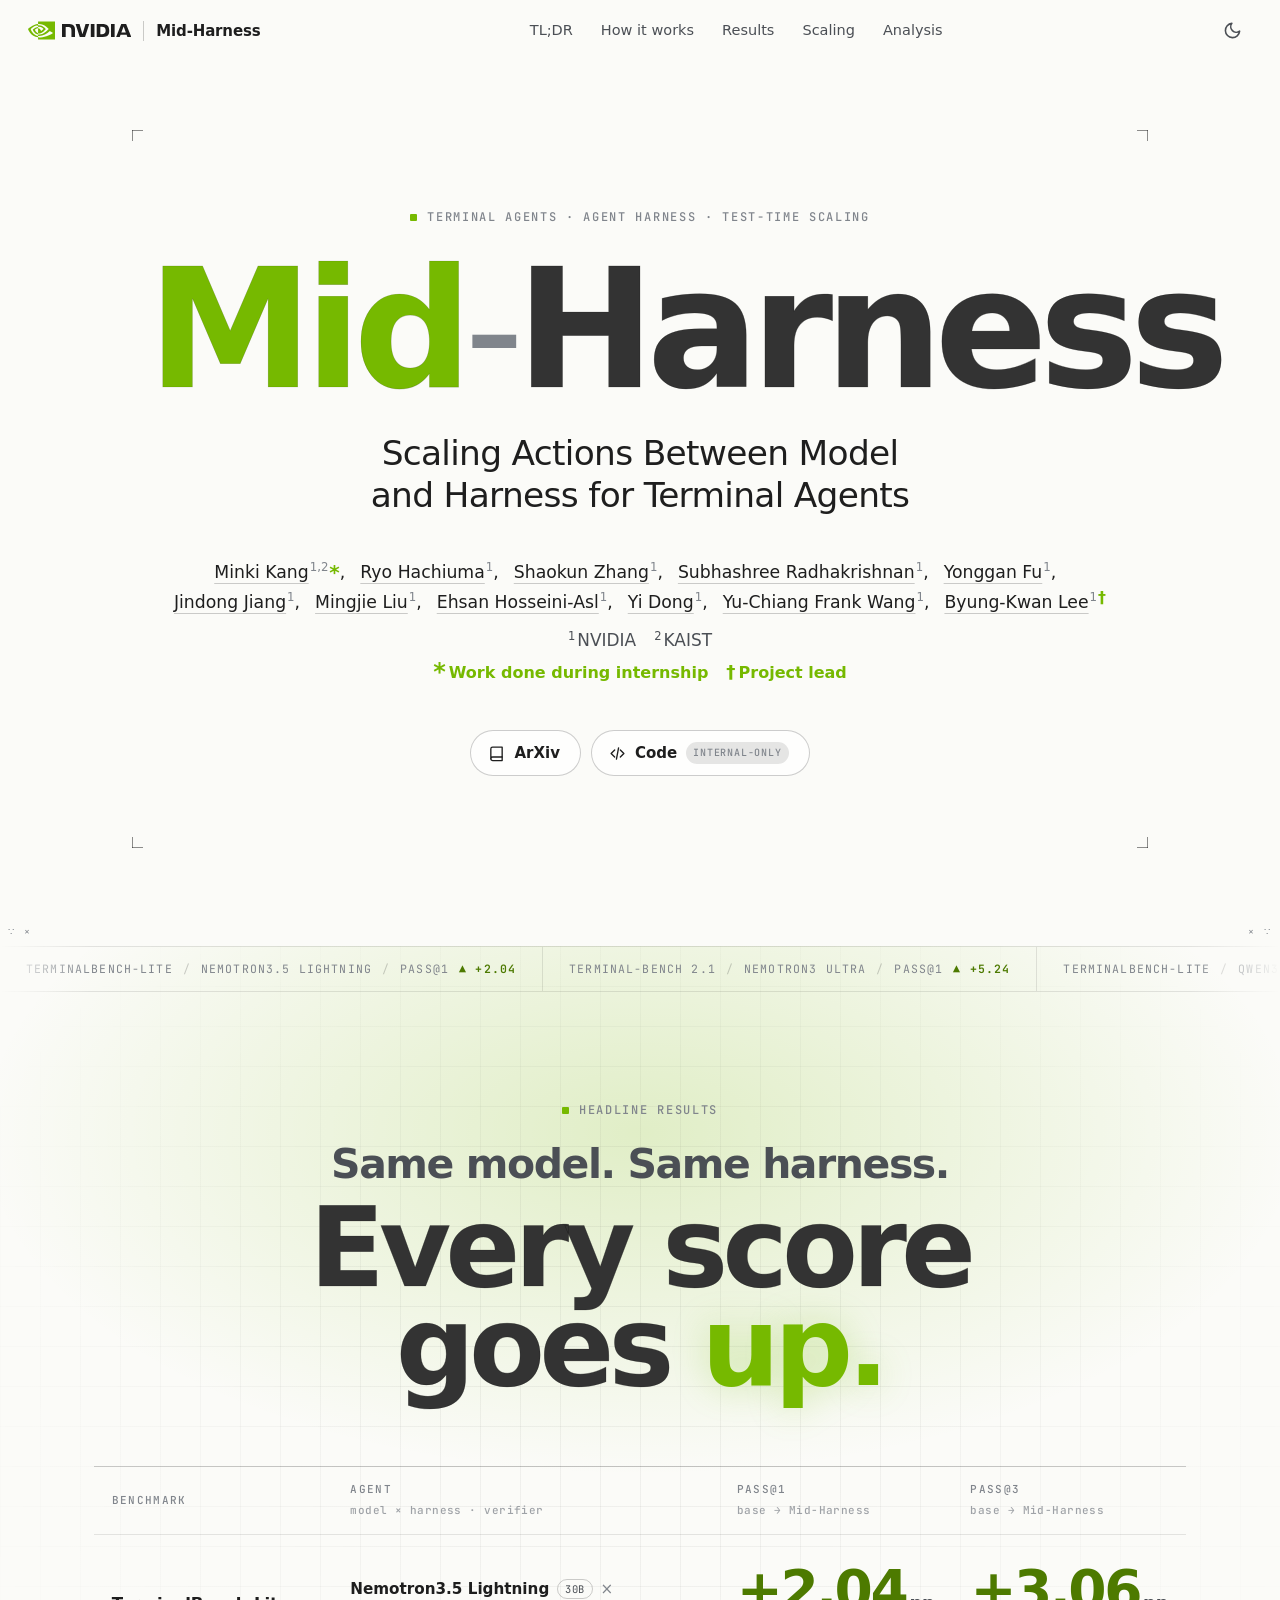
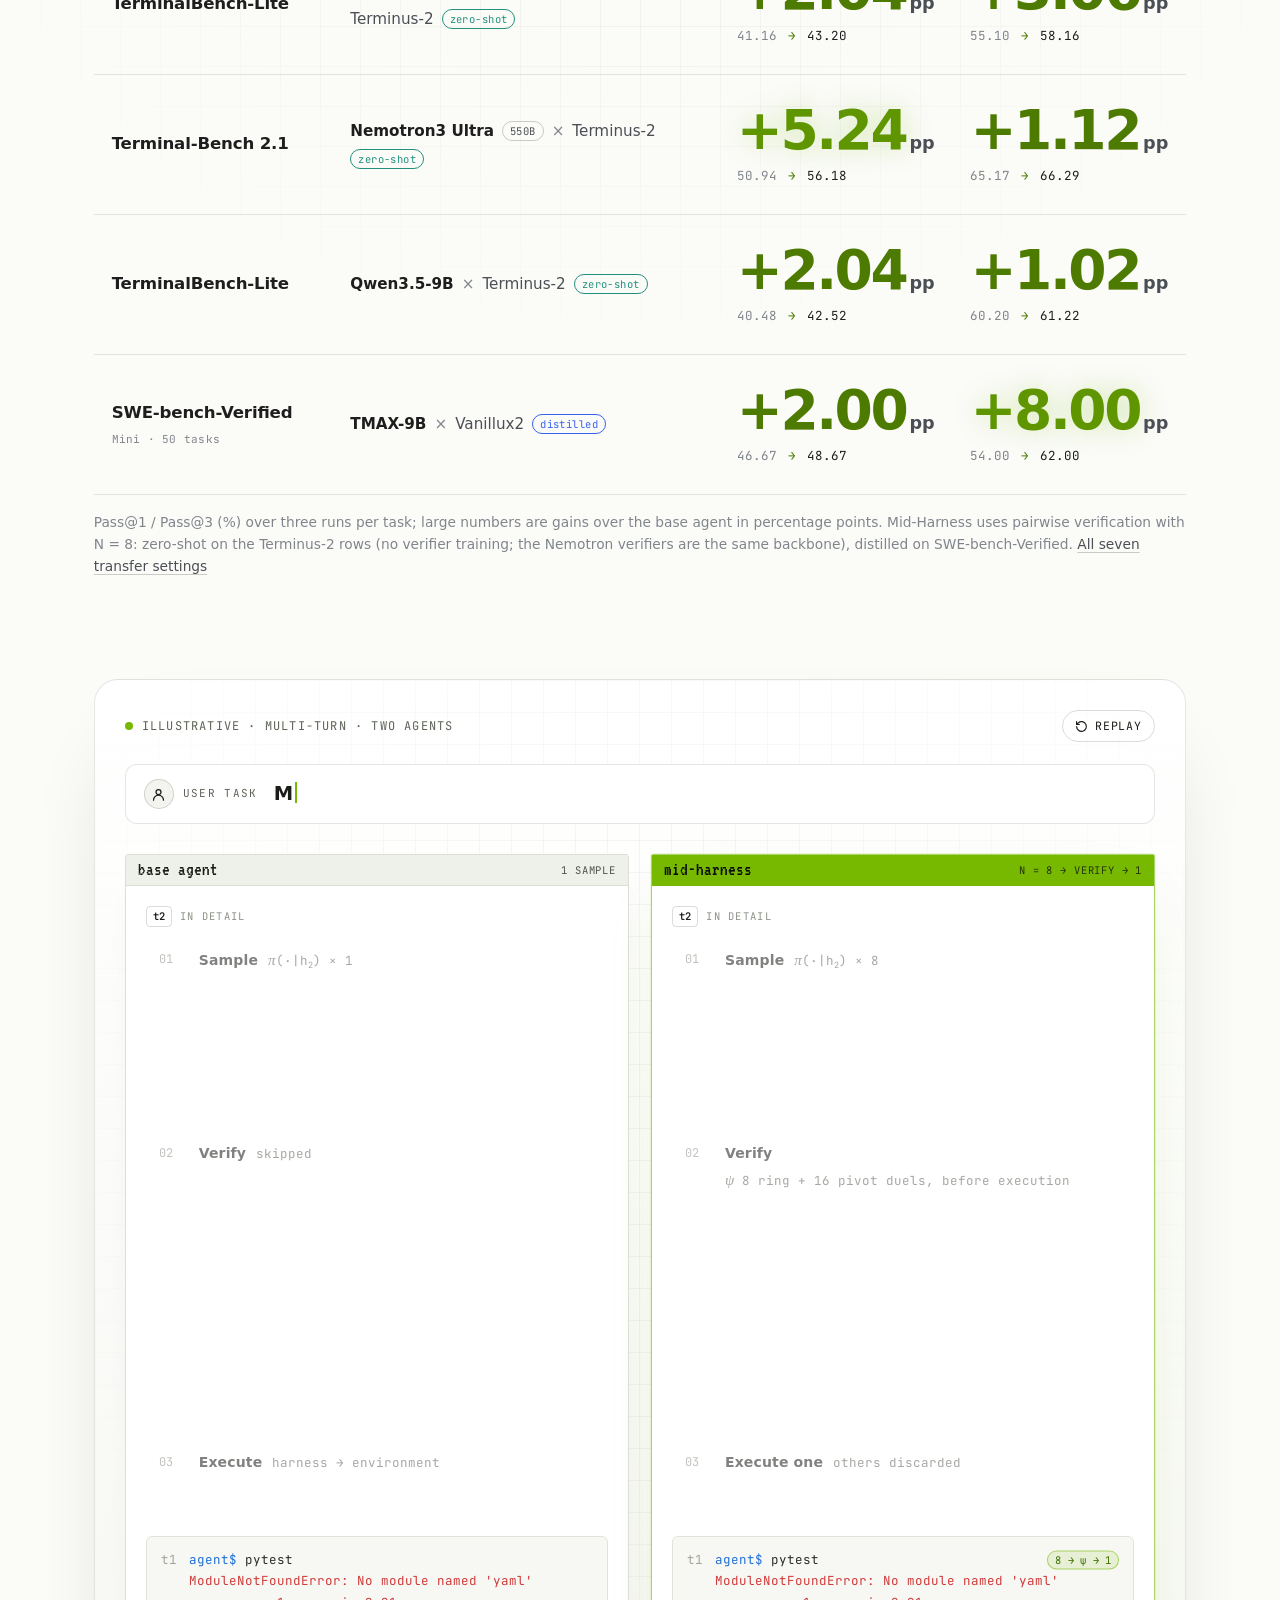
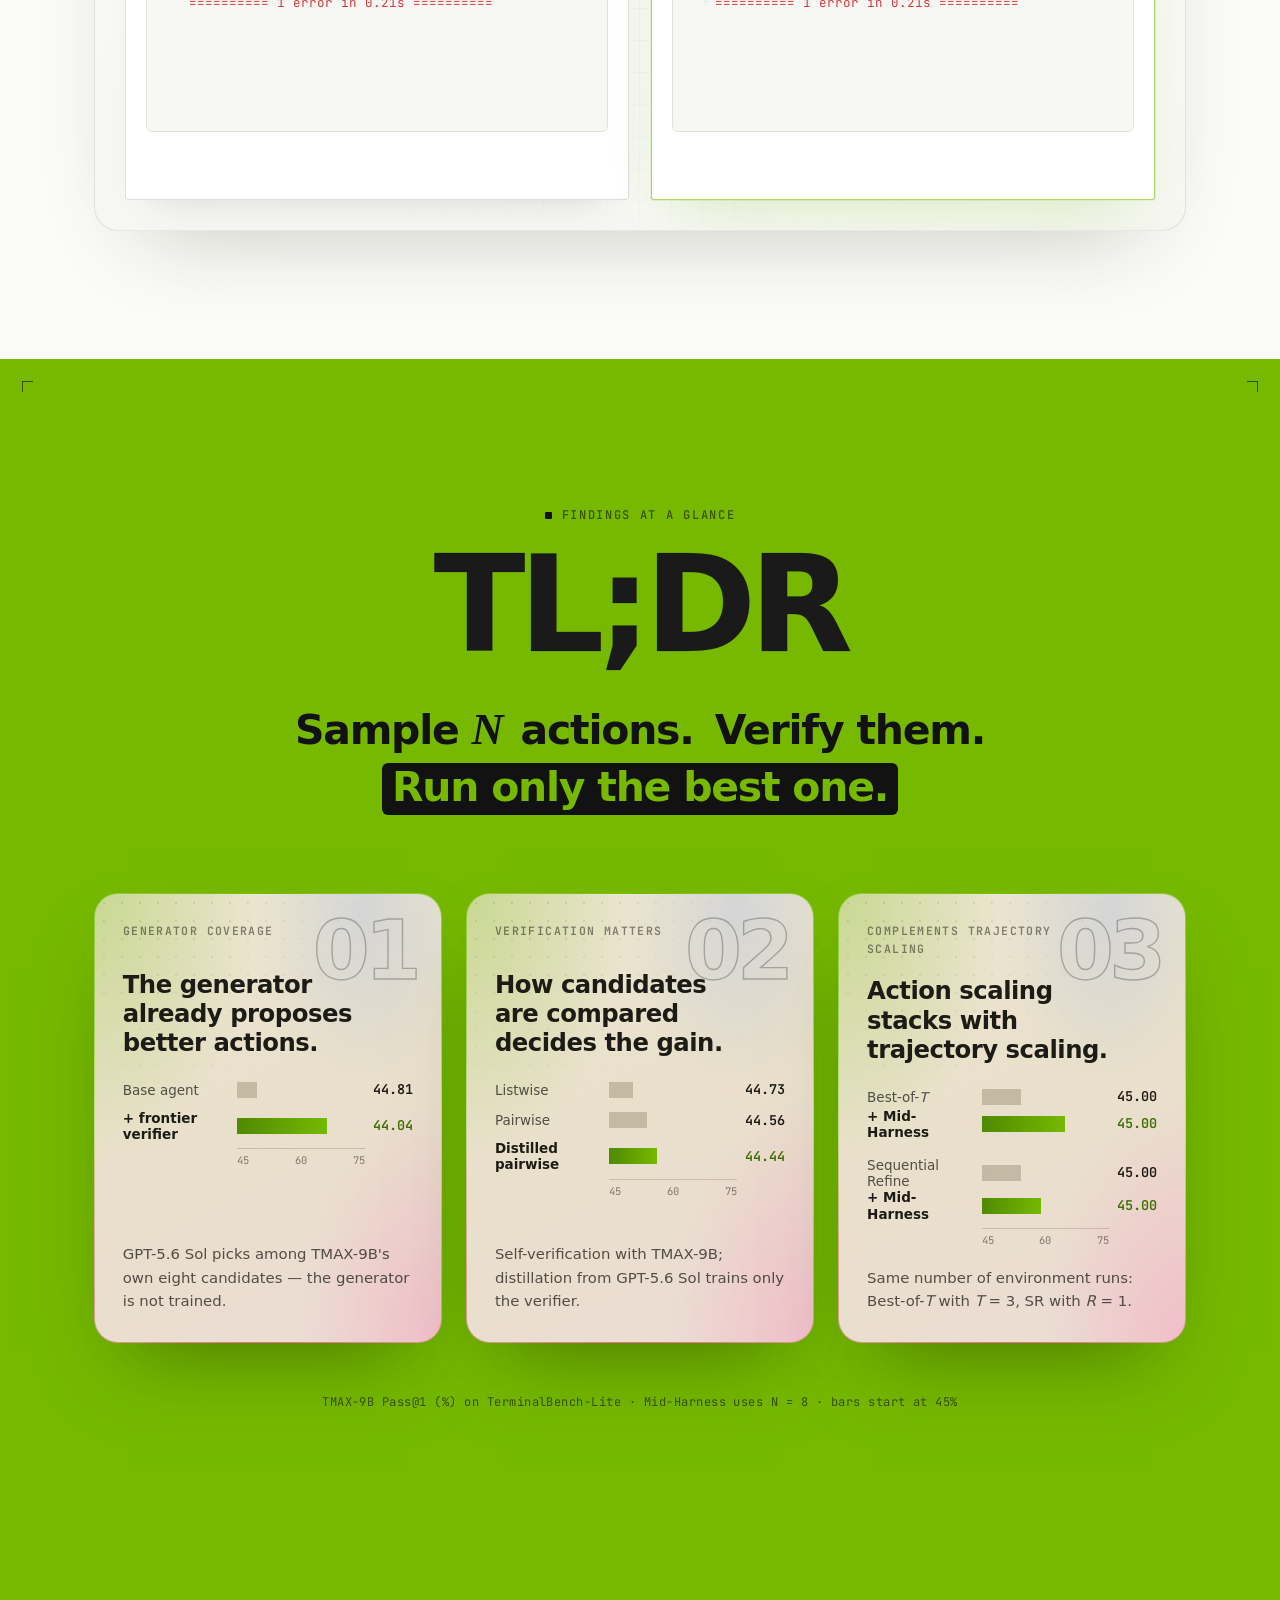
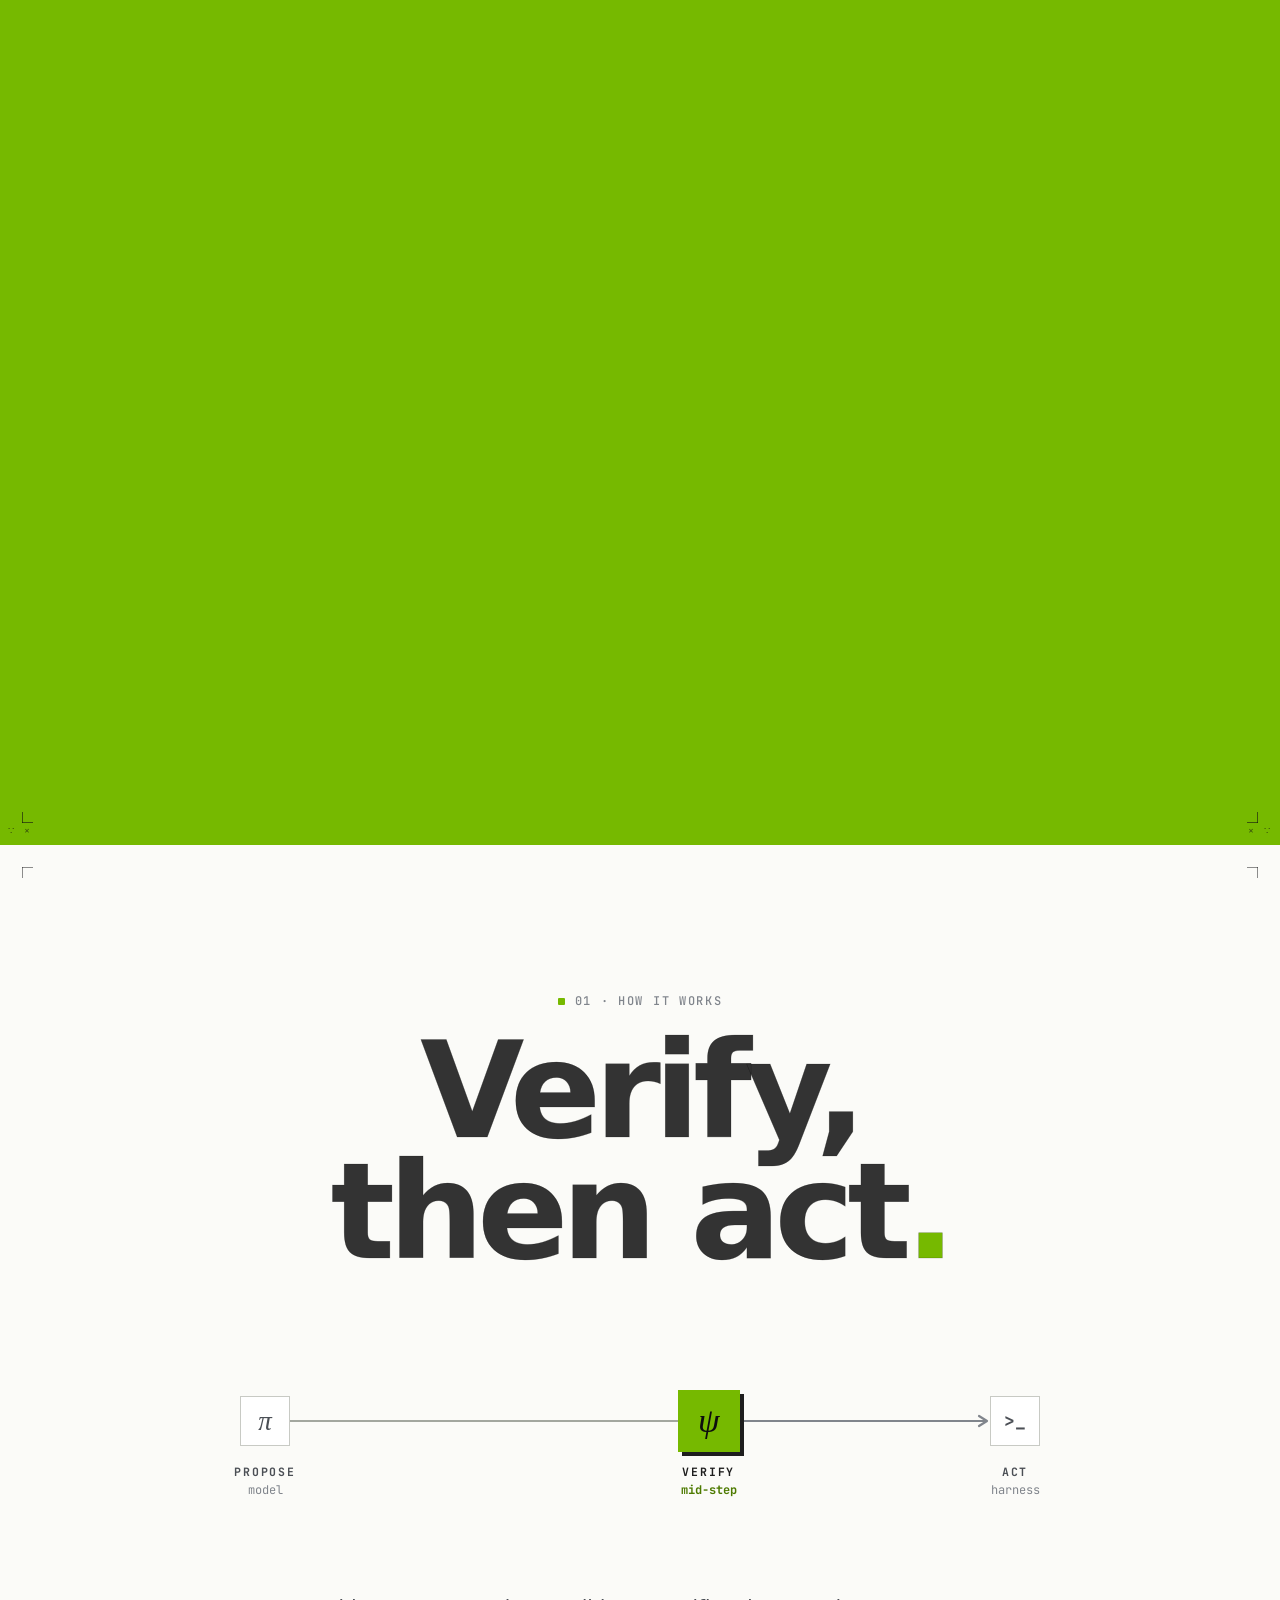
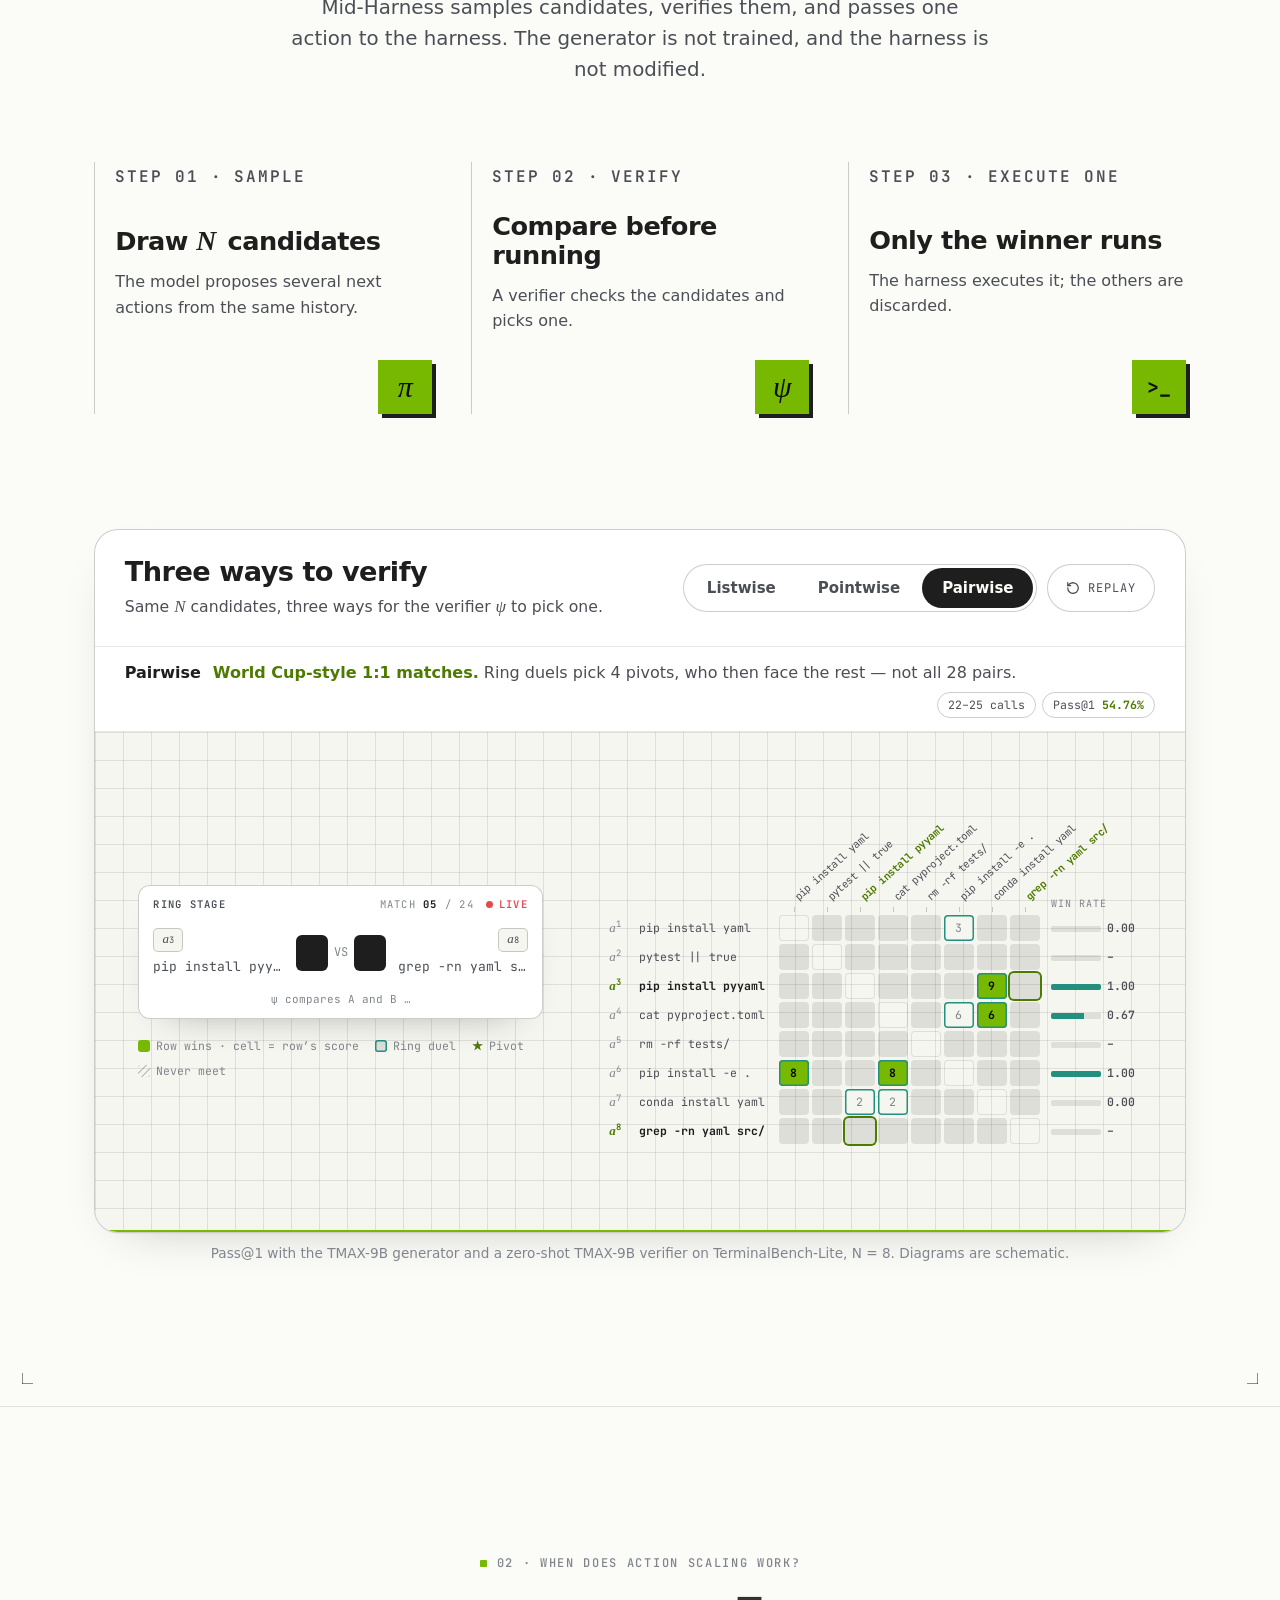
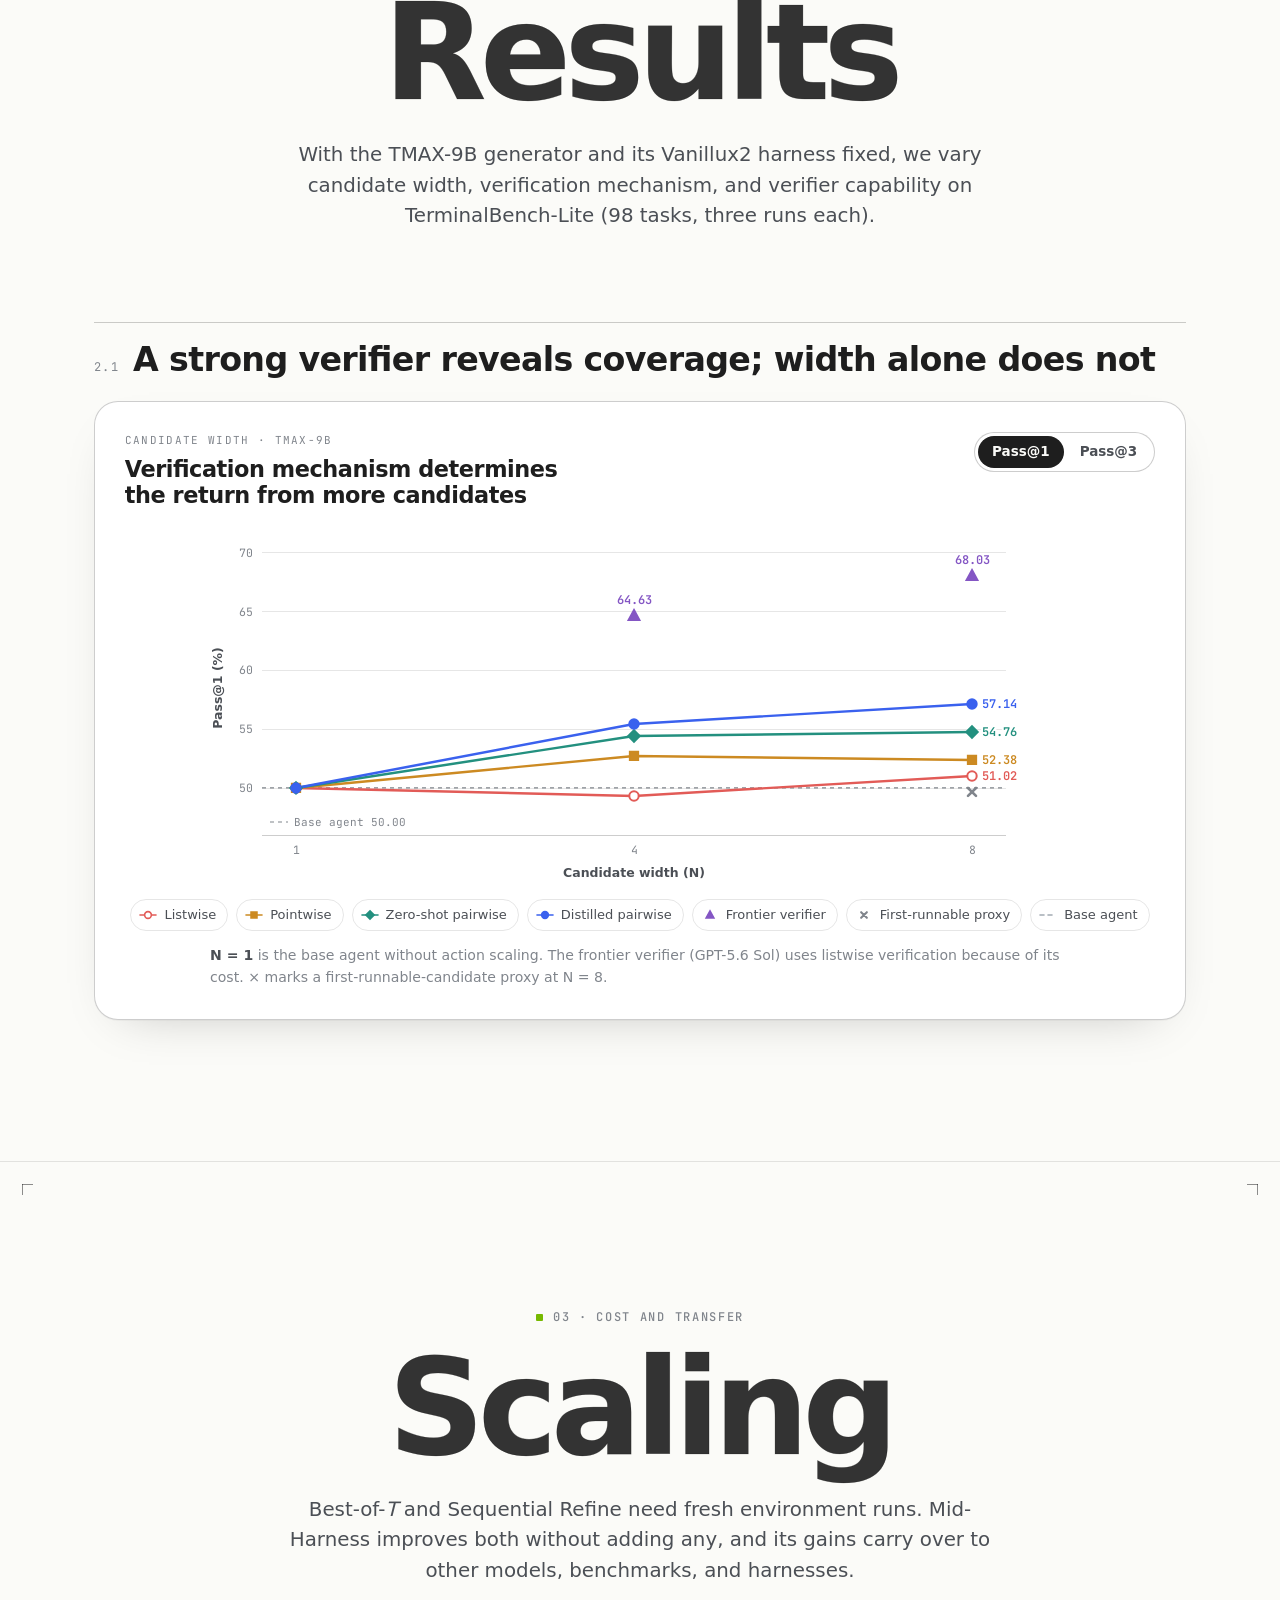
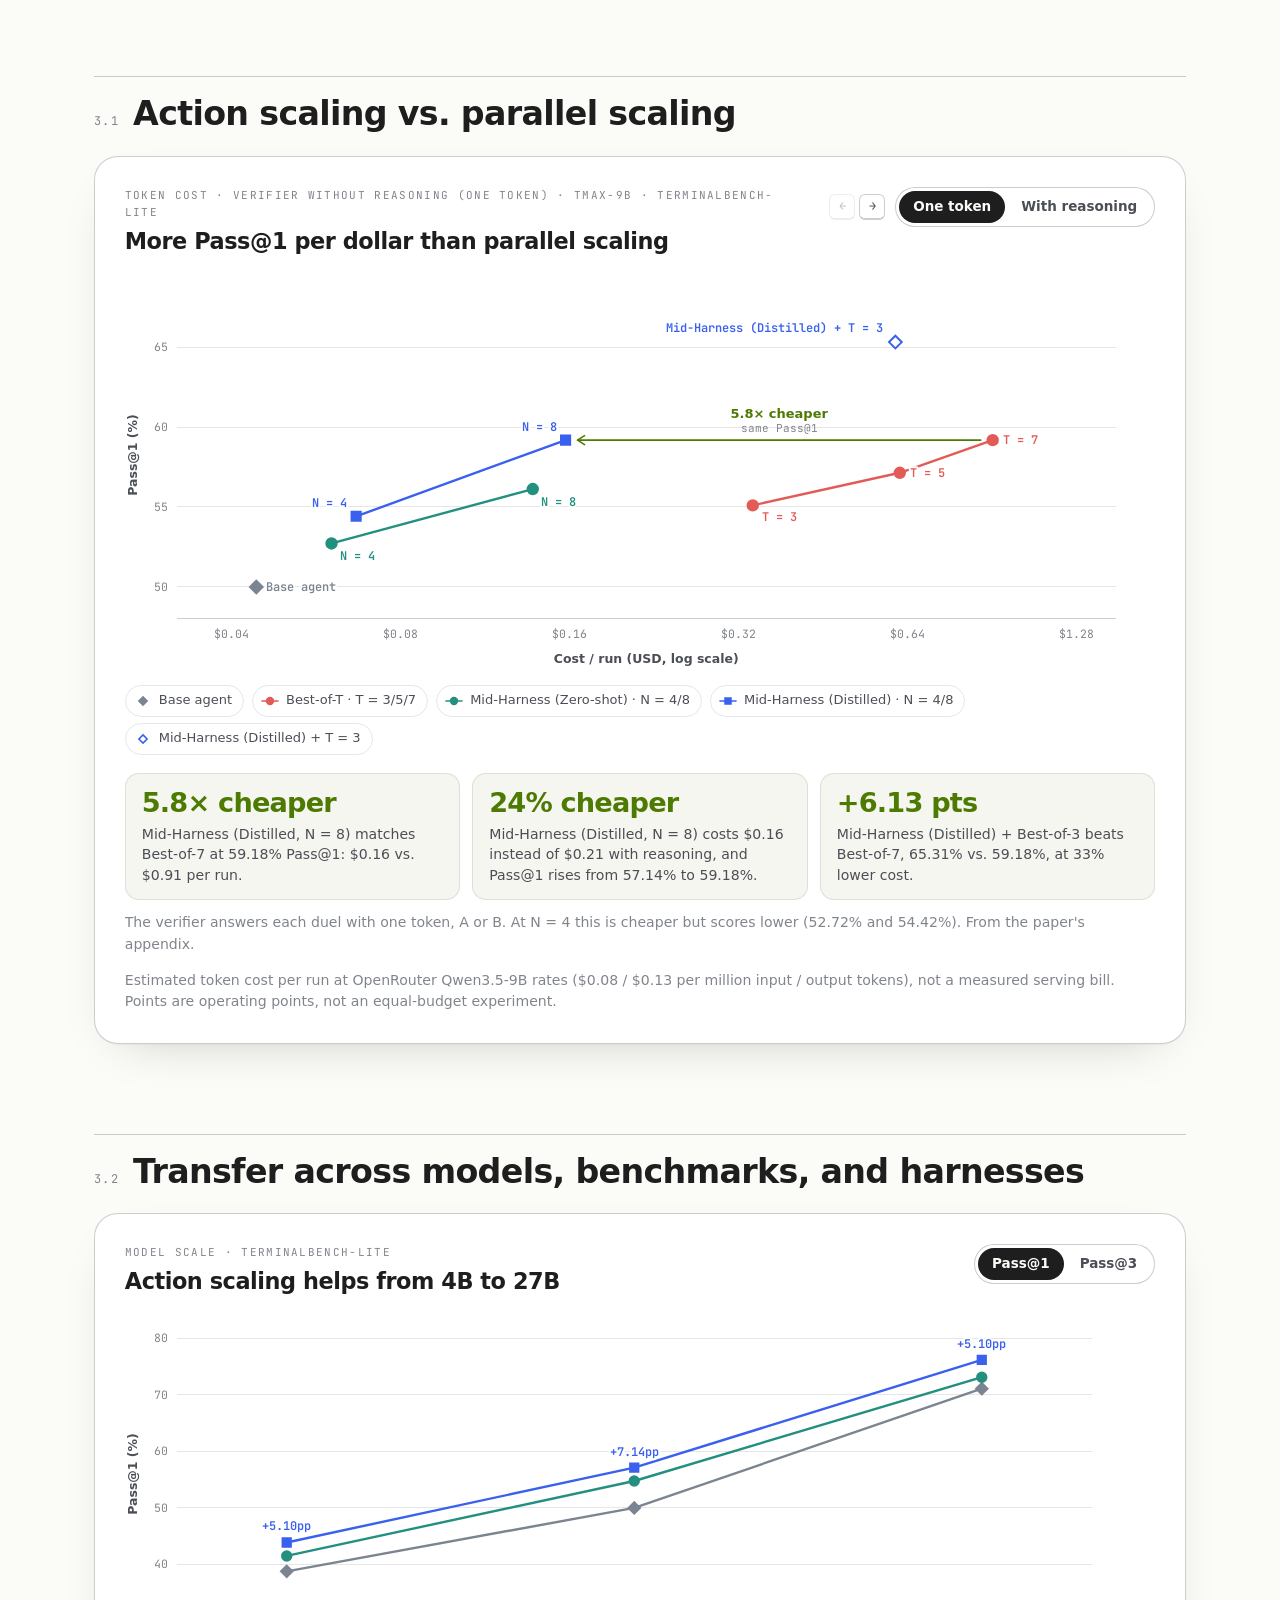
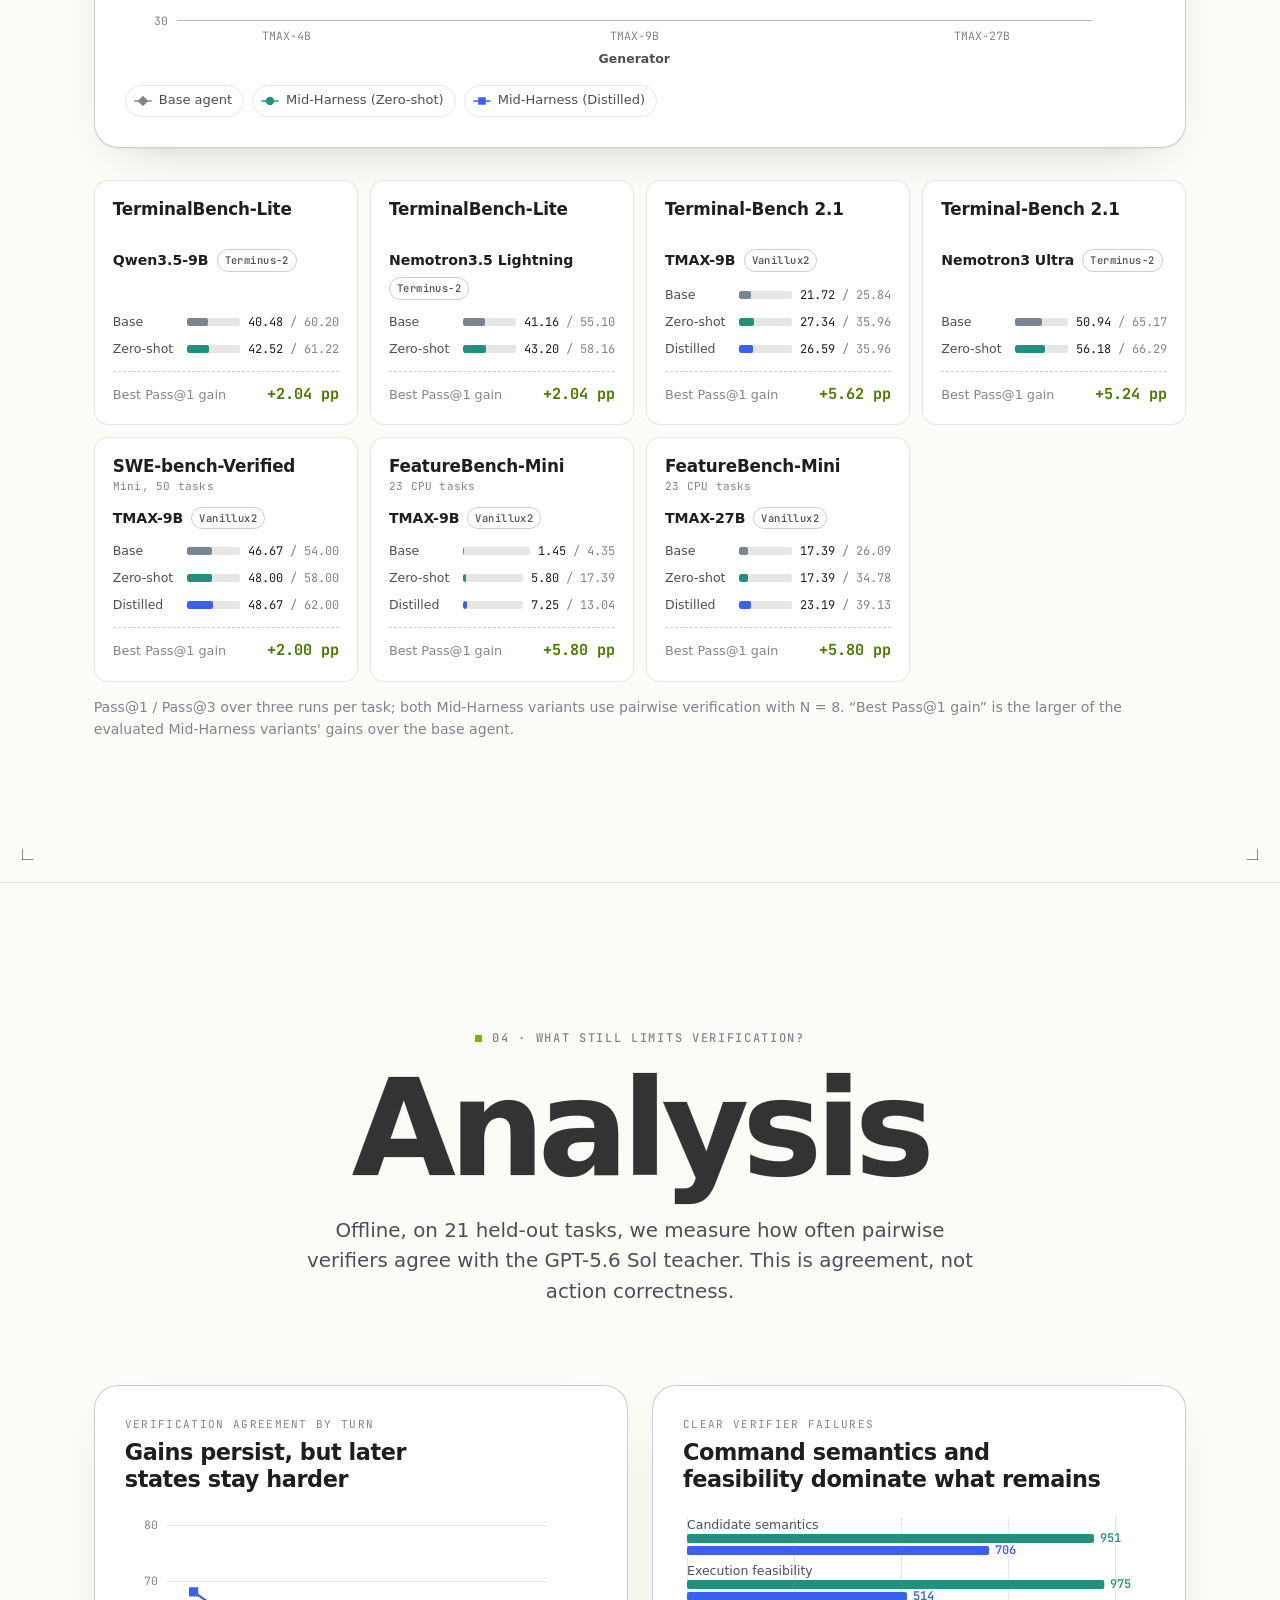
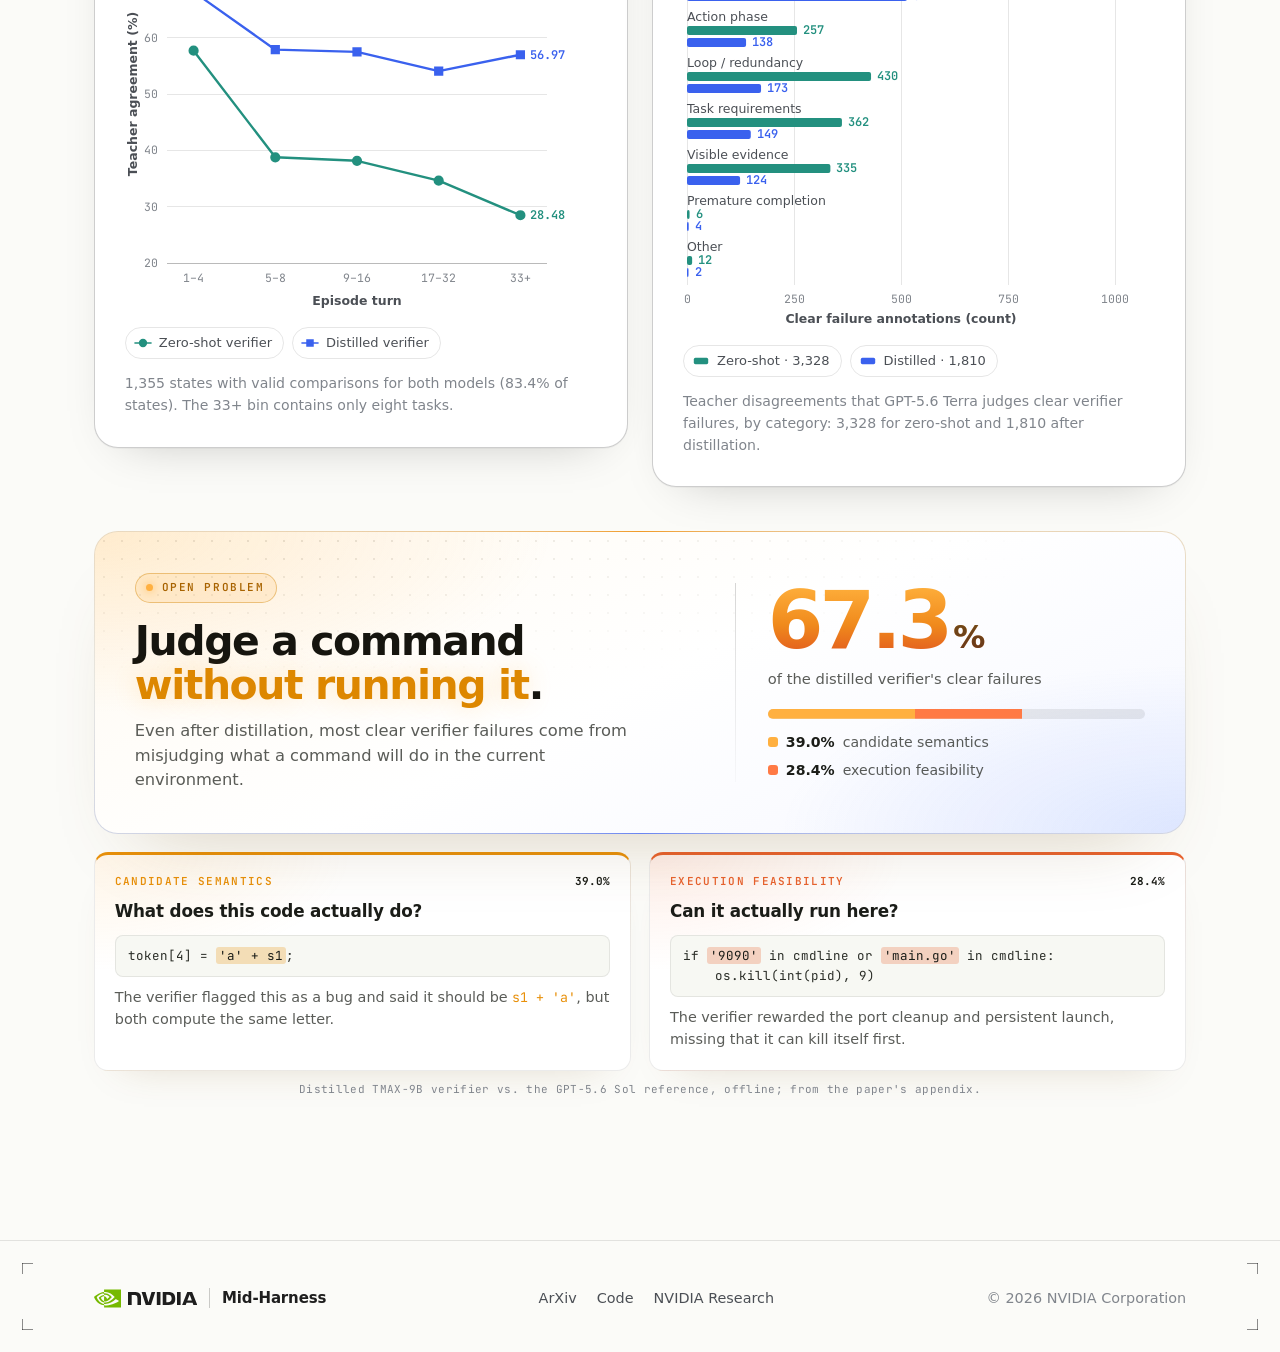
<file: index.html>
<!doctype html>
<html lang="en" data-theme="light">
<head>
  <meta charset="utf-8">
  <meta name="viewport" content="width=device-width, initial-scale=1, viewport-fit=cover">
  <title>Mid-Harness: Scaling Actions Between Model and Harness for Terminal Agents</title>
  <meta name="description" content="Mid-Harness samples and verifies candidate actions at the model–harness boundary of terminal agents before one is executed. With a GPT-5.6 Sol verifier, TMAX-9B Pass@1 on TerminalBench-Lite rises from 50.00% to 68.03%; the generator is not trained and the harness needs no changes.">
  <meta name="author" content="Minki Kang, Ryo Hachiuma, Shaokun Zhang, Subhashree Radhakrishnan, Yonggan Fu, Jindong Jiang, Mingjie Liu, Ehsan Hosseini-Asl, Yi Dong, Yu-Chiang Frank Wang, Byung-Kwan Lee">
  <meta name="color-scheme" content="light dark">
  <meta name="theme-color" content="#fbfbf8" media="(prefers-color-scheme: light)">
  <meta name="theme-color" content="#0d0d0d" media="(prefers-color-scheme: dark)">

  <!-- Link previews (messengers, social). Replace the image URL with an absolute URL once the page is deployed. -->
  <meta property="og:type" content="website">
  <meta property="og:site_name" content="NVIDIA Research">
  <meta property="og:title" content="Mid-Harness: Scaling Actions Between Model and Harness for Terminal Agents">
  <meta property="og:description" content="Sample several candidate actions, verify them, and execute only one — at the boundary between model and harness. 50.00% → 68.03% Pass@1 on TerminalBench-Lite; the TMAX-9B generator is not trained.">
  <meta property="og:image" content="assets/img/og-image.png">
  <meta property="og:image:width" content="1200">
  <meta property="og:image:height" content="630">
  <meta property="og:image:alt" content="Mid-Harness: a verifier picks pytest among sampled terminal commands before execution.">
  <meta name="twitter:card" content="summary_large_image">
  <meta name="twitter:title" content="Mid-Harness: Scaling Actions Between Model and Harness for Terminal Agents">
  <meta name="twitter:description" content="Sample, verify, and execute one action at the model–harness boundary. 50.00% → 68.03% Pass@1 on TerminalBench-Lite.">
  <meta name="twitter:image" content="assets/img/og-image.png">

  <link rel="icon" href="favicon.ico" sizes="48x48">
  <link rel="icon" href="assets/img/favicon.svg" type="image/svg+xml">
  <link rel="apple-touch-icon" href="assets/img/apple-touch-icon.png">
  <link rel="manifest" href="site.webmanifest">

  <link rel="preconnect" href="https://images.nvidia.com" crossorigin>
  <link rel="preload" href="https://images.nvidia.com/etc/designs/nvidiaGDC/clientlibs_base/fonts/nvidia-sans/NALA/var/NVIDIASansVF_NALA_W_Wght.woff2" as="font" type="font/woff2" crossorigin>
  <link rel="preconnect" href="https://fonts.googleapis.com">
  <link rel="preconnect" href="https://fonts.gstatic.com" crossorigin>
  <link rel="stylesheet" href="https://fonts.googleapis.com/css2?family=JetBrains+Mono:wght@400;500;600;700&family=VT323&display=swap">
  <link rel="stylesheet" href="assets/css/style.css?v=20261026a">

  <script>
    (function () {
      var root = document.documentElement;
      var theme = (/[?&]theme=(light|dark)\b/.exec(location.search) || [])[1];
      if (!theme) {
        try { theme = localStorage.getItem('mh-theme'); } catch (e) {}
      }
      if (theme !== 'light' && theme !== 'dark') {
        theme = window.matchMedia && window.matchMedia('(prefers-color-scheme: dark)').matches ? 'dark' : 'light';
      }
      root.setAttribute('data-theme', theme);
      root.classList.add('js');
    })();
  </script>
</head>
<body>
  <a class="skip-link" href="#main">Skip to content</a>

  <!-- ================= Header ================= -->
  <header class="site-header" id="site-header">
    <div class="header-inner">
      <a class="brand" href="#top" aria-label="Mid-Harness, back to top">
        <span class="nv-lockup" aria-hidden="true">
          <svg class="nv-eye" viewBox="0 0 24 24"><path fill="#76B900" d="M8.948 8.798v-1.43a6.7 6.7 0 0 1 .424-.018c3.922-.124 6.493 3.374 6.493 3.374s-2.774 3.851-5.75 3.851c-.398 0-.787-.062-1.158-.185v-4.346c1.528.185 1.837.857 2.747 2.385l2.04-1.714s-1.492-1.952-4-1.952a6.016 6.016 0 0 0-.796.035m0-4.735v2.138l.424-.027c5.45-.185 9.01 4.47 9.01 4.47s-4.08 4.964-8.33 4.964c-.37 0-.733-.035-1.095-.097v1.325c.3.035.61.062.91.062 3.957 0 6.82-2.023 9.593-4.408.459.371 2.34 1.263 2.73 1.652-2.633 2.208-8.772 3.984-12.253 3.984-.335 0-.653-.018-.971-.053v1.864H24V4.063zm0 10.326v1.131c-3.657-.654-4.673-4.46-4.673-4.46s1.758-1.944 4.673-2.262v1.237H8.94c-1.528-.186-2.73 1.245-2.73 1.245s.68 2.412 2.739 3.11M2.456 10.9s2.164-3.197 6.5-3.533V6.201C4.153 6.59 0 10.653 0 10.653s2.35 6.802 8.948 7.42v-1.237c-4.84-.6-6.492-5.936-6.492-5.936z"/></svg>
          <svg class="nv-word" viewBox="316.2 33.8 630.2 118.2"><path fill="currentColor" d="M578.2 34v118h33.3V34h-33.3zm-262-.2v118.1h33.6V60.2l26.2.1c8.6 0 14.6 2.1 18.7 6.5 5.3 5.6 7.4 14.7 7.4 31.2v53.9h32.6V86.7c0-46.6-29.7-52.9-58.7-52.9h-59.8zm315.7.2v118h54c28.8 0 38.2-4.8 48.3-15.5 7.2-7.5 11.8-24.1 11.8-42.2 0-16.6-3.9-31.4-10.8-40.6C723 37.2 705.2 34 678.6 34h-46.7zm33 25.6h14.3c20.8 0 34.2 9.3 34.2 33.5s-13.4 33.6-34.2 33.6h-14.3V59.6zM530.2 34l-27.8 93.5L475.8 34h-36l38 118h48l38.4-118h-34zm231.4 118h33.3V34h-33.3v118zM855 34l-46.5 117.9h32.8l7.4-20.9h55l7 20.8h35.7L899.5 34H855zm21.6 21.5l20.2 55.2h-41l20.8-55.2z"/></svg>
        </span>
        <span class="brand-divider" aria-hidden="true"></span>
        <span class="brand-name">Mid-Harness</span>
      </a>

      <nav class="primary-nav" aria-label="Sections">
        <a href="#tldr">TL;DR</a>
        <a href="#method">How it works</a>
        <a href="#results">Results</a>
        <a href="#scaling">Scaling</a>
        <a href="#analysis">Analysis</a>
      </nav>

      <div class="header-actions">
        <button class="icon-btn theme-toggle" type="button" id="theme-toggle" aria-label="Switch to dark mode">
          <svg class="i-moon" viewBox="0 0 24 24" fill="none" stroke="currentColor" stroke-width="2" stroke-linecap="round" stroke-linejoin="round" aria-hidden="true"><path d="M21 12.8A9 9 0 1 1 11.2 3a7 7 0 0 0 9.8 9.8z"/></svg>
          <svg class="i-sun" viewBox="0 0 24 24" fill="none" stroke="currentColor" stroke-width="2" stroke-linecap="round" stroke-linejoin="round" aria-hidden="true"><circle cx="12" cy="12" r="4.2"/><path d="M12 2v2.2M12 19.8V22M4.9 4.9l1.6 1.6M17.5 17.5l1.6 1.6M2 12h2.2M19.8 12H22M4.9 19.1l1.6-1.6M17.5 6.5l1.6-1.6"/></svg>
        </button>
        <button class="icon-btn menu-toggle" type="button" id="menu-toggle" aria-label="Open menu" aria-expanded="false" aria-controls="mobile-menu">
          <svg class="i-menu" viewBox="0 0 24 24" fill="none" stroke="currentColor" stroke-width="2" stroke-linecap="round" aria-hidden="true"><path d="M4 7h16M4 12h16M4 17h16"/></svg>
          <svg class="i-close" viewBox="0 0 24 24" fill="none" stroke="currentColor" stroke-width="2" stroke-linecap="round" aria-hidden="true"><path d="M6 6l12 12M18 6 6 18"/></svg>
        </button>
      </div>
    </div>

    <nav class="mobile-menu" id="mobile-menu" aria-label="Sections" hidden>
      <a href="#tldr">TL;DR</a>
      <a href="#method">How it works <span>01</span></a>
      <a href="#results">Results <span>02</span></a>
      <a href="#scaling">Scaling <span>03</span></a>
      <a href="#analysis">Analysis <span>04</span></a>
    </nav>
  </header>

  <main id="main">
    <!-- ================= Hero ================= -->
    <section class="hero" id="top" aria-labelledby="hero-title">
      <div class="container">
        <div class="hero-inner crop">
          <p class="kicker">Terminal agents · Agent harness · Test-time scaling</p>
          <h1 class="mega hero-title" id="hero-title"><span class="nv">Mid</span><span class="dash">-</span>Harness</h1>
          <p class="hero-sub">Scaling Actions Between Model and Harness for Terminal Agents</p>

          <p class="authors">
            <span><a href="https://nardien.github.io/" target="_blank" rel="noopener">Minki Kang</a><sup>1,2<span class="note-mark ast">*</span></sup></span>
            <span><a href="https://ryohachiuma.github.io/" target="_blank" rel="noopener">Ryo Hachiuma</a><sup>1</sup></span>
            <span><a href="https://skzhang1.github.io/" target="_blank" rel="noopener">Shaokun Zhang</a><sup>1</sup></span>
            <span><a href="https://subhashree-r.github.io/" target="_blank" rel="noopener">Subhashree Radhakrishnan</a><sup>1</sup></span>
            <span><a href="https://www.yongganfu.com/" target="_blank" rel="noopener">Yonggan Fu</a><sup>1</sup></span>
            <span><a href="https://www.jindongjiang.me/" target="_blank" rel="noopener">Jindong Jiang</a><sup>1</sup></span>
            <span><a href="https://research.nvidia.com/person/mingjie-liu" target="_blank" rel="noopener">Mingjie Liu</a><sup>1</sup></span>
            <span><a href="https://ehosseiniasl.github.io/new_website/" target="_blank" rel="noopener">Ehsan Hosseini-Asl</a><sup>1</sup></span>
            <span><a href="https://scholar.google.com/citations?user=DwfBGvgAAAAJ" target="_blank" rel="noopener">Yi Dong</a><sup>1</sup></span>
            <span><a href="https://vllab.ee.ntu.edu.tw/ycwang.html" target="_blank" rel="noopener">Yu-Chiang Frank Wang</a><sup>1</sup></span>
            <span><a href="https://byungkwanlee.github.io/ByungKwanLee-CV/" target="_blank" rel="noopener">Byung-Kwan Lee</a><sup>1<span class="note-mark dag">†</span></sup></span>
          </p>
          <p class="affils">
            <span><sup>1</sup>NVIDIA</span>
            <span><sup>2</sup>KAIST</span>
          </p>
          <p class="affil-notes">
            <strong><sup class="ast">*</sup>Work done during internship</strong>
            <strong><sup class="dag">†</sup>Project lead</strong>
          </p>

          <div class="hero-links">
            <a class="pill" href="#" data-link="arxiv">
              <svg viewBox="0 0 24 24" fill="none" stroke="currentColor" stroke-width="1.9" stroke-linecap="round" stroke-linejoin="round" aria-hidden="true"><path d="M4 19.5A2.5 2.5 0 0 1 6.5 17H20V3H6.5A2.5 2.5 0 0 0 4 5.5z"/><path d="M4 19.5A2.5 2.5 0 0 0 6.5 22H20v-5"/></svg>
              ArXiv
            </a>
            <a class="pill" href="#" data-link="code" data-tag="internal-only" title="NVIDIA internal repository">
              <svg viewBox="0 0 24 24" fill="none" stroke="currentColor" stroke-width="1.9" stroke-linecap="round" stroke-linejoin="round" aria-hidden="true"><path d="m8 7-5 5 5 5M16 7l5 5-5 5M13.5 4l-3 16"/></svg>
              Code
            </a>
          </div>
        </div>
      </div>
      <span class="edge edge-l" aria-hidden="true">∵ ×</span>
      <span class="edge edge-r" aria-hidden="true">× ∵</span>
    </section>

    <!-- ================= Headline results ================= -->
    <section class="hype" id="headline" aria-labelledby="hype-title">
      <div class="ticker" aria-hidden="true">
        <div class="ticker-track">
          <span>TerminalBench-Lite <i>/</i> Nemotron3.5 Lightning <i>/</i> Pass@1 <b>▲ +2.04</b></span>
          <span>Terminal-Bench 2.1 <i>/</i> Nemotron3 Ultra <i>/</i> Pass@1 <b>▲ +5.24</b></span>
          <span>TerminalBench-Lite <i>/</i> Qwen3.5-9B <i>/</i> Pass@1 <b>▲ +2.04</b></span>
          <span>SWE-bench-Verified <i>/</i> TMAX-9B <i>/</i> Pass@1 <b>▲ +2.00</b></span>
          <span>TerminalBench-Lite <i>/</i> Nemotron3.5 Lightning <i>/</i> Pass@3 <b>▲ +3.06</b></span>
          <span>Terminal-Bench 2.1 <i>/</i> Nemotron3 Ultra <i>/</i> Pass@3 <b>▲ +1.12</b></span>
          <span>TerminalBench-Lite <i>/</i> Qwen3.5-9B <i>/</i> Pass@3 <b>▲ +1.02</b></span>
          <span>SWE-bench-Verified <i>/</i> TMAX-9B <i>/</i> Pass@3 <b>▲ +8.00</b></span>
          <span>TerminalBench-Lite <i>/</i> Nemotron3.5 Lightning <i>/</i> Pass@1 <b>▲ +2.04</b></span>
          <span>Terminal-Bench 2.1 <i>/</i> Nemotron3 Ultra <i>/</i> Pass@1 <b>▲ +5.24</b></span>
          <span>TerminalBench-Lite <i>/</i> Qwen3.5-9B <i>/</i> Pass@1 <b>▲ +2.04</b></span>
          <span>SWE-bench-Verified <i>/</i> TMAX-9B <i>/</i> Pass@1 <b>▲ +2.00</b></span>
          <span>TerminalBench-Lite <i>/</i> Nemotron3.5 Lightning <i>/</i> Pass@3 <b>▲ +3.06</b></span>
          <span>Terminal-Bench 2.1 <i>/</i> Nemotron3 Ultra <i>/</i> Pass@3 <b>▲ +1.12</b></span>
          <span>TerminalBench-Lite <i>/</i> Qwen3.5-9B <i>/</i> Pass@3 <b>▲ +1.02</b></span>
          <span>SWE-bench-Verified <i>/</i> TMAX-9B <i>/</i> Pass@3 <b>▲ +8.00</b></span>
        </div>
      </div>

      <div class="container">
        <header class="hype-head reveal">
          <p class="kicker">Headline results</p>
          <h2 class="hype-title" id="hype-title">
            <span class="hype-pre">Same model. Same harness.</span>
            <span class="mega hype-big">Every score goes <em>up.</em></span>
          </h2>
        </header>

        <div class="board-wrap reveal">
          <table class="board" role="table">
            <caption class="visually-hidden">Pass@1 and Pass@3 (%) of the base agent and Mid-Harness in four transfer settings</caption>
            <thead role="rowgroup">
              <tr role="row">
                <th role="columnheader" scope="col">Benchmark</th>
                <th role="columnheader" scope="col">Agent<span>model × harness · verifier</span></th>
                <th role="columnheader" scope="col">Pass@1<span>base → Mid-Harness</span></th>
                <th role="columnheader" scope="col">Pass@3<span>base → Mid-Harness</span></th>
              </tr>
            </thead>
            <tbody role="rowgroup">
              <tr role="row" data-count-group>
                <th role="rowheader" scope="row" class="b-bench">TerminalBench-Lite</th>
                <td role="cell" class="b-agent"><div class="agent"><b>Nemotron3.5 Lightning</b><span class="sz">30B</span><span class="x" aria-hidden="true">×</span><span>Terminus-2</span><span class="vt zs">zero-shot</span></div></td>
                <td role="cell" class="b-metric"><span class="m-lab" aria-hidden="true">Pass@1</span><span class="gain">+<span data-count="2.04" data-decimals="2" data-duration="2200" data-delay="0">2.04</span><small>pp</small></span><span class="ba">41.16 <i>→</i> <span data-count="43.20" data-from="41.16" data-decimals="2" data-duration="2200" data-delay="0">43.20</span></span></td>
                <td role="cell" class="b-metric"><span class="m-lab" aria-hidden="true">Pass@3</span><span class="gain">+<span data-count="3.06" data-decimals="2" data-duration="2200" data-delay="90">3.06</span><small>pp</small></span><span class="ba">55.10 <i>→</i> <span data-count="58.16" data-from="55.10" data-decimals="2" data-duration="2200" data-delay="90">58.16</span></span></td>
              </tr>
              <tr role="row" data-count-group>
                <th role="rowheader" scope="row" class="b-bench">Terminal-Bench 2.1</th>
                <td role="cell" class="b-agent"><div class="agent"><b>Nemotron3 Ultra</b><span class="sz">550B</span><span class="x" aria-hidden="true">×</span><span>Terminus-2</span><span class="vt zs">zero-shot</span></div></td>
                <td role="cell" class="b-metric peak"><span class="m-lab" aria-hidden="true">Pass@1</span><span class="gain">+<span data-count="5.24" data-decimals="2" data-duration="2200" data-delay="150">5.24</span><small>pp</small></span><span class="ba">50.94 <i>→</i> <span data-count="56.18" data-from="50.94" data-decimals="2" data-duration="2200" data-delay="150">56.18</span></span></td>
                <td role="cell" class="b-metric"><span class="m-lab" aria-hidden="true">Pass@3</span><span class="gain">+<span data-count="1.12" data-decimals="2" data-duration="2200" data-delay="240">1.12</span><small>pp</small></span><span class="ba">65.17 <i>→</i> <span data-count="66.29" data-from="65.17" data-decimals="2" data-duration="2200" data-delay="240">66.29</span></span></td>
              </tr>
              <tr role="row" data-count-group>
                <th role="rowheader" scope="row" class="b-bench">TerminalBench-Lite</th>
                <td role="cell" class="b-agent"><div class="agent"><b>Qwen3.5-9B</b><span class="x" aria-hidden="true">×</span><span>Terminus-2</span><span class="vt zs">zero-shot</span></div></td>
                <td role="cell" class="b-metric"><span class="m-lab" aria-hidden="true">Pass@1</span><span class="gain">+<span data-count="2.04" data-decimals="2" data-duration="2200" data-delay="300">2.04</span><small>pp</small></span><span class="ba">40.48 <i>→</i> <span data-count="42.52" data-from="40.48" data-decimals="2" data-duration="2200" data-delay="300">42.52</span></span></td>
                <td role="cell" class="b-metric"><span class="m-lab" aria-hidden="true">Pass@3</span><span class="gain">+<span data-count="1.02" data-decimals="2" data-duration="2200" data-delay="390">1.02</span><small>pp</small></span><span class="ba">60.20 <i>→</i> <span data-count="61.22" data-from="60.20" data-decimals="2" data-duration="2200" data-delay="390">61.22</span></span></td>
              </tr>
              <tr role="row" data-count-group>
                <th role="rowheader" scope="row" class="b-bench">SWE-bench-Verified<small>Mini · 50 tasks</small></th>
                <td role="cell" class="b-agent"><div class="agent"><b>TMAX-9B</b><span class="x" aria-hidden="true">×</span><span>Vanillux2</span><span class="vt dist">distilled</span></div></td>
                <td role="cell" class="b-metric"><span class="m-lab" aria-hidden="true">Pass@1</span><span class="gain">+<span data-count="2.00" data-decimals="2" data-duration="2200" data-delay="450">2.00</span><small>pp</small></span><span class="ba">46.67 <i>→</i> <span data-count="48.67" data-from="46.67" data-decimals="2" data-duration="2200" data-delay="450">48.67</span></span></td>
                <td role="cell" class="b-metric peak"><span class="m-lab" aria-hidden="true">Pass@3</span><span class="gain">+<span data-count="8.00" data-decimals="2" data-duration="2200" data-delay="540">8.00</span><small>pp</small></span><span class="ba">54.00 <i>→</i> <span data-count="62.00" data-from="54.00" data-decimals="2" data-duration="2200" data-delay="540">62.00</span></span></td>
              </tr>
            </tbody>
          </table>
        </div>
        <p class="hype-note">Pass@1 / Pass@3 (%) over three runs per task; large numbers are gains over the base agent in percentage points. Mid-Harness uses pairwise verification with N = 8: zero-shot on the Terminus-2 rows (no verifier training; the Nemotron verifiers are the same backbone), distilled on SWE-bench-Verified. <a href="#transfer">All seven transfer settings</a></p>
      </div>
    </section>

    <!-- ================= Animated overview ================= -->
    <section class="stage-section" id="overview" aria-label="Animated overview: base agent versus Mid-Harness">
      <div class="container">
        <div class="stage reveal" id="stage" data-active="0">
          <div class="stage-top">
            <span class="live"><span>Illustrative · multi-turn<span class="live-tail"> · two agents</span></span></span>
            <button class="stage-replay" type="button" id="stage-replay">
              <svg viewBox="0 0 24 24" fill="none" stroke="currentColor" stroke-width="2.2" stroke-linecap="round" stroke-linejoin="round" aria-hidden="true"><path d="M3 12a9 9 0 1 0 3-6.7L3 8"/><path d="M3 3v5h5"/></svg>
              Replay
            </button>
          </div>

          <div class="stage-task">
            <span class="st-who"><span class="st-av" aria-hidden="true"><svg viewBox="0 0 24 24" fill="none" stroke="currentColor" stroke-width="2" stroke-linecap="round" stroke-linejoin="round"><circle cx="12" cy="8" r="4"/><path d="M4 21c0-4.4 3.6-8 8-8s8 3.6 8 8"/></svg></span>User task</span>
            <p class="st-goal"><span class="visually-hidden">Make the failing tests pass.</span><span id="stage-goal" aria-hidden="true">Make the failing tests pass.</span></p>
          </div>
          <div class="stage-fork" aria-hidden="true"><i></i><i></i></div>

          <div class="stage-grid">
            <!-- Base agent -->
            <article class="lane lane-base" aria-label="Base agent">
              <div class="lane-bar"><span>base agent</span><span class="tag">1 sample</span></div>
              <div class="lane-body">
                <p class="lturn"><b>t2</b>in detail</p>
                <ol class="lsteps">
                  <li class="lstep" data-step="1">
                    <span class="lstep-num">01</span>
                    <div>
                      <div class="lstep-head"><b>Sample</b><span class="mono"><i>π</i>(·|h<sub class="ht">t</sub>) × 1</span></div>
                      <div class="chips"><span class="chip" style="--i:0"><span class="ps">$</span>pip install yaml</span></div>
                    </div>
                  </li>
                  <li class="lstep" data-step="2">
                    <span class="lstep-num">02</span>
                    <div>
                      <div class="lstep-head"><b>Verify</b><span class="mono">skipped</span></div>
                      <p class="no-verify">The first sample goes straight to the harness.</p>
                    </div>
                  </li>
                  <li class="lstep" data-step="3">
                    <span class="lstep-num">03</span>
                    <div>
                      <div class="lstep-head"><b>Execute</b><span class="mono">harness → environment</span></div>
                      <div class="exec-row"><span class="chip"><span class="ps">$</span>pip install yaml</span><span class="arrow">→ runs in the env</span></div>
                    </div>
                  </li>
                </ol>
                <div class="term" aria-hidden="true">
                  <div class="term-line" data-turn="1" data-prompt="agent$"><span class="ps">agent$</span> pytest</div>
                  <div class="term-line err">ModuleNotFoundError: No module named 'yaml'</div>
                  <div class="term-line err">========== 1 error in 0.21s ==========</div>
                  <div class="term-line" data-turn="2" data-type="pip install yaml" data-prompt="agent$"></div>
                  <div class="term-line err" data-turn="2" data-type="ERROR: No matching distribution found for yaml"></div>
                  <div class="term-line" data-turn="3" data-type="conda install yaml" data-prompt="agent$"></div>
                  <div class="term-line err" data-turn="3" data-type="bash: conda: command not found"></div>
                </div>
                <span class="lane-status">✗ Error compounds · yaml still missing</span>
              </div>
            </article>

            <!-- Mid-Harness -->
            <article class="lane lane-mid" aria-label="Mid-Harness">
              <div class="lane-bar"><span>mid-harness</span><span class="tag">N = 8 → verify → 1</span></div>
              <div class="lane-body">
                <p class="lturn"><b>t2</b>in detail</p>
                <ol class="lsteps">
                  <li class="lstep" data-step="1">
                    <span class="lstep-num">01</span>
                    <div>
                      <div class="lstep-head"><b>Sample</b><span class="mono"><i>π</i>(·|h<sub class="ht">t</sub>) × 8</span></div>
                      <div class="chips" id="stage-cands"></div>
                    </div>
                  </li>
                  <li class="lstep" data-step="2">
                    <span class="lstep-num">02</span>
                    <div>
                      <div class="lstep-head"><b>Verify</b><span class="mono"><i>ψ</i> <span id="stage-duel">8 ring + 16 pivot duels</span>, before execution</span></div>
                      <div class="standings" id="stage-standings"></div>
                    </div>
                  </li>
                  <li class="lstep" data-step="3">
                    <span class="lstep-num">03</span>
                    <div>
                      <div class="lstep-head"><b>Execute one</b><span class="mono">others discarded</span></div>
                      <div class="exec-row"><span class="chip"><span class="ps">$</span>pip install pyyaml</span><span class="arrow">→ runs in the env</span></div>
                    </div>
                  </li>
                </ol>
                <div class="term" aria-hidden="true">
                  <div class="term-line vd" data-turn="1" data-prompt="agent$" data-badge><span class="ps">agent$</span> pytest</div>
                  <div class="term-line err">ModuleNotFoundError: No module named 'yaml'</div>
                  <div class="term-line err">========== 1 error in 0.21s ==========</div>
                  <div class="term-line" data-turn="2" data-type="pip install pyyaml" data-prompt="agent$" data-badge></div>
                  <div class="term-line dim" data-turn="2" data-type="Successfully installed PyYAML-6.0.2"></div>
                  <div class="term-line" data-turn="3" data-type="pytest" data-prompt="agent$" data-badge></div>
                  <div class="term-line ok" data-turn="3" data-type="========= 12 passed in 0.84s ========="></div>
                </div>
                <span class="lane-status">✓ Verified every turn · 12 tests pass</span>
              </div>
            </article>
          </div>

        </div>
      </div>
    </section>

    <!-- ================= TL;DR ================= -->
    <section class="section band-green crop" id="tldr" aria-labelledby="tldr-title">
      <div class="container">
        <header class="section-head tldr-head">
          <p class="kicker">Findings at a glance</p>
          <h2 class="mega" id="tldr-title" aria-label="TL;DR"><span class="scramble" aria-hidden="true">TL;DR</span></h2>
          <p class="beats">
            <span class="beat" style="--b:0">Sample <i>N</i> actions.</span>
            <span class="beat" style="--b:1">Verify them.</span>
            <span class="beat hl" style="--b:2">Run only the best one.</span>
          </p>
        </header>

        <div class="cols3">
          <article class="col">
            <p class="col-label">Generator coverage</p>
            <h3>The generator already proposes better actions.</h3>
            <div class="hbars">
              <div class="hbar" style="--v:50.00; --d:0"><span class="hbar-label">Base agent</span><span class="hbar-track"><span class="hbar-fill"></span></span><span class="hbar-val">50.00</span></div>
              <div class="hbar hi" style="--v:68.03; --d:1"><span class="hbar-label">+ frontier verifier</span><span class="hbar-track"><span class="hbar-fill"></span></span><span class="hbar-val">68.03</span></div>
            </div>
            <div class="hbar-axis" aria-hidden="true"><span></span><span class="ticks"><span>45</span><span>60</span><span>75</span></span><span class="pad"></span></div>
            <p class="col-foot">GPT-5.6 Sol picks among TMAX-9B's own eight candidates — the generator is not trained.</p>
          </article>

          <article class="col">
            <p class="col-label">Verification matters</p>
            <h3>How candidates are compared decides the gain.</h3>
            <div class="hbars">
              <div class="hbar" style="--v:51.02; --d:0"><span class="hbar-label">Listwise</span><span class="hbar-track"><span class="hbar-fill"></span></span><span class="hbar-val">51.02</span></div>
              <div class="hbar" style="--v:54.76; --d:1"><span class="hbar-label">Pairwise</span><span class="hbar-track"><span class="hbar-fill"></span></span><span class="hbar-val">54.76</span></div>
              <div class="hbar hi" style="--v:57.14; --d:2"><span class="hbar-label">Distilled pairwise</span><span class="hbar-track"><span class="hbar-fill"></span></span><span class="hbar-val">57.14</span></div>
            </div>
            <div class="hbar-axis" aria-hidden="true"><span></span><span class="ticks"><span>45</span><span>60</span><span>75</span></span><span class="pad"></span></div>
            <p class="col-foot">Self-verification with TMAX-9B; distillation from GPT-5.6 Sol trains only the verifier.</p>
          </article>

          <article class="col">
            <p class="col-label">Complements trajectory scaling</p>
            <h3>Action scaling stacks with trajectory scaling.</h3>
            <div class="hbars">
              <div class="hbar-group">
                <div class="hbar" style="--v:55.10; --d:0"><span class="hbar-label">Best-of-<i>T</i></span><span class="hbar-track"><span class="hbar-fill"></span></span><span class="hbar-val">55.10</span></div>
                <div class="hbar hi" style="--v:66.33; --d:1"><span class="hbar-label">+ Mid-Harness</span><span class="hbar-track"><span class="hbar-fill"></span></span><span class="hbar-val">66.33</span></div>
              </div>
              <div class="hbar-group">
                <div class="hbar" style="--v:55.10; --d:2"><span class="hbar-label">Sequential Refine</span><span class="hbar-track"><span class="hbar-fill"></span></span><span class="hbar-val">55.10</span></div>
                <div class="hbar hi" style="--v:60.20; --d:3"><span class="hbar-label">+ Mid-Harness</span><span class="hbar-track"><span class="hbar-fill"></span></span><span class="hbar-val">60.20</span></div>
              </div>
            </div>
            <div class="hbar-axis" aria-hidden="true"><span></span><span class="ticks"><span>45</span><span>60</span><span>75</span></span><span class="pad"></span></div>
            <p class="col-foot">Same number of environment runs: Best-of-<i>T</i> with <i>T</i> = 3, SR with <i>R</i> = 1.</p>
          </article>
        </div>
        <p class="band-note">TMAX-9B Pass@1 (%) on TerminalBench-Lite · Mid-Harness uses N = 8 · bars start at 45%</p>

        <article class="tl-spot" aria-labelledby="tl-spot-title">
          <div class="tl-spot-main">
            <p class="tl-spot-label">Verification without reasoning</p>
            <h3 id="tl-spot-title">Verification may <em>not need</em> reasoning.</h3>
            <p class="tl-spot-sub">A verifier that answers each duel with a single token, <code>A</code> or <code>B</code>, scored higher than one that reasons first, and cost less.</p>
            <div class="tl-spot-links">
              <a class="tl-jev" href="https://typesafe.ai/blog/introducing-system-one-models-and-jev" target="_blank" rel="noopener">Same direction as <span class="ts">TypeSafe's</span> <b>Jev</b><span aria-hidden="true">↗</span></a>
            </div>
          </div>
          <div class="race" id="race">
            <div class="race-head">
              <p class="race-duel">
                <span class="race-label">One duel · two verifiers</span>
                <span class="race-cand"><b>A</b><code>pip install -e .</code></span>
                <span class="race-vs">vs</span>
                <span class="race-cand"><b>B</b><code>pip install pyyaml</code></span>
              </p>
              <button class="mech-replay" type="button" id="race-replay">
                <svg viewBox="0 0 24 24" fill="none" stroke="currentColor" stroke-width="2.2" stroke-linecap="round" stroke-linejoin="round" aria-hidden="true"><path d="M3 12a9 9 0 1 0 3-6.7L3 8"/><path d="M3 3v5h5"/></svg>
                Replay
              </button>
            </div>
            <p class="visually-hidden">Schematic: a verifier that writes out its reasoning and a verifier that answers with one token compare the same two actions and pick the same one.</p>
            <div class="race-viz" aria-hidden="true">
              <div class="rc-lane rc-think">
                <div class="rc-head"><span class="rc-name"><span class="rc-dot"></span>With reasoning</span><span class="rc-count"><b>42</b> <small>tokens</small></span></div>
                <p class="rc-text">The goal is to make the tests pass. A reinstalls the project, which helps only if pyproject.toml lists yaml. B installs the missing module directly; its pip name is pyyaml. Scores: A 7, B 8. Preference: B</p>
                <p class="rc-verdict"><b>B</b><code>pip install pyyaml</code></p>
                <span class="rc-bar"></span>
              </div>
              <div class="rc-lane rc-one">
                <div class="rc-head"><span class="rc-name"><span class="rc-dot"></span>One token</span><span class="rc-count"><b>1</b> <small>token</small></span></div>
                <div class="rc-token"><span class="rc-key">B</span></div>
                <div class="rc-probs">
                  <p class="rc-prob"><span>p(A)</span><i style="--p: 0.31"></i><b>0.31</b></p>
                  <p class="rc-prob is-pick"><span>p(B)</span><i style="--p: 0.69"></i><b>0.69</b></p>
                </div>
                <p class="rc-verdict"><b>B</b><code>pip install pyyaml</code></p>
                <span class="rc-bar" style="--f: 0.02"></span>
              </div>
            </div>
          </div>
          <div class="tl-spot-stats" data-count-group>
            <div class="tl-stat"><b>1<small>token</small></b><span>per duel, no rationale</span></div>
            <div class="tl-stat"><b><span data-count="59.18" data-from="57.14" data-decimals="2">59.18</span><small>%</small></b><span>Pass@1, up from 57.14% with reasoning</span></div>
            <div class="tl-stat"><b>−<span data-count="24.1" data-decimals="1">24.1</span><small>%</small></b><span>end-to-end cost</span></div>
          </div>
          <p class="tl-spot-note">Distilled TMAX-9B verifier on TerminalBench-Lite, N = 8; at N = 4, the verifier that reasons still scores higher. Duel is schematic.</p>
        </article>
      </div>
      <span class="edge edge-l" aria-hidden="true">∵ ×</span>
      <span class="edge edge-r" aria-hidden="true">× ∵</span>
    </section>

    <!-- ================= How it works ================= -->
    <section class="section crop" id="method" aria-labelledby="method-title">
      <div class="container">
        <header class="section-head reveal">
          <p class="kicker">01 · How it works</p>
          <h2 class="mega" id="method-title">Verify, then act<span class="nv">.</span></h2>
          <div class="midrail" role="img" aria-label="At every step, the model proposes eight candidate actions; Mid-Harness verifies them mid-step, and only the chosen action reaches the harness.">
            <div class="mr-node mr-model"><span class="mr-glyph">π</span><b>Propose</b><small>model</small></div>
            <div class="mr-link mr-in"><svg aria-hidden="true"></svg><span class="mr-tag"><i>a</i><sup>1</sup> … <i>a</i><sup>8</sup></span></div>
            <div class="mr-node mr-gate"><span class="mr-step">Step <b>1</b></span><span class="mr-glyph">ψ<span class="mr-ring"></span></span><b>Verify</b><small>mid-step</small></div>
            <div class="mr-link mr-out"><svg aria-hidden="true"></svg><span class="mr-tag"><i>a</i><sup>⋆</sup></span></div>
            <div class="mr-node mr-harness"><span class="mr-glyph mono-g">&gt;_</span><b>Act</b><small>harness</small></div>
          </div>
          <p class="lede">Mid-Harness samples candidates, verifies them, and passes one action to the harness. The generator is not trained, and the harness is not modified.</p>
        </header>

        <div class="steps3">
          <article class="step reveal" style="--rd:0">
            <p class="step-label">Step 01 · Sample</p>
            <h4>Draw <i>N</i> candidates</h4>
            <p>The model proposes several next actions from the same history.</p>
            <span class="glyph" aria-hidden="true">π</span>
          </article>
          <article class="step reveal" style="--rd:1">
            <p class="step-label">Step 02 · Verify</p>
            <h4>Compare before running</h4>
            <p>A verifier checks the candidates and picks one.</p>
            <span class="glyph" aria-hidden="true">ψ</span>
          </article>
          <article class="step reveal" style="--rd:2">
            <p class="step-label">Step 03 · Execute one</p>
            <h4>Only the winner runs</h4>
            <p>The harness executes it; the others are discarded.</p>
            <span class="glyph mono-g" aria-hidden="true">&gt;_</span>
          </article>
        </div>

        <!-- Verification mechanisms -->
        <div class="mech reveal" id="mech" data-mech="pairwise">
          <div class="mech-head">
            <div>
              <h3>Three ways to verify</h3>
              <p>Same <i>N</i> candidates, three ways for the verifier <i>ψ</i> to pick one.</p>
            </div>
            <div class="mech-ctrl">
              <div class="seg seg-lg" role="tablist" aria-label="Verification mechanism">
                <button type="button" role="tab" id="tab-listwise" aria-selected="false" aria-controls="panel-listwise" data-mech-tab="listwise">Listwise</button>
                <button type="button" role="tab" id="tab-pointwise" aria-selected="false" aria-controls="panel-pointwise" data-mech-tab="pointwise">Pointwise</button>
                <button type="button" role="tab" id="tab-pairwise" aria-selected="true" aria-controls="panel-pairwise" data-mech-tab="pairwise">Pairwise</button>
              </div>
              <button class="mech-replay" type="button" id="mech-replay">
                <svg viewBox="0 0 24 24" fill="none" stroke="currentColor" stroke-width="2.2" stroke-linecap="round" stroke-linejoin="round" aria-hidden="true"><path d="M3 12a9 9 0 1 0 3-6.7L3 8"/><path d="M3 3v5h5"/></svg>
                Replay
              </button>
            </div>
          </div>
          <div class="mech-sum">
            <p class="mech-panel" id="panel-listwise" role="tabpanel" aria-labelledby="tab-listwise" hidden>
              <b>Listwise</b><span>All candidates in one prompt; <i>ψ</i> answers with a single letter.</span>
              <span class="mech-chips"><span>1 call</span><span>Pass@1 <b>51.02%</b></span></span>
            </p>
            <p class="mech-panel" id="panel-pointwise" role="tabpanel" aria-labelledby="tab-pointwise" hidden>
              <b>Pointwise</b><span>Each candidate is scored alone, 0–10; the top score wins.</span>
              <span class="mech-chips"><span>8 calls</span><span>Pass@1 <b>52.38%</b></span></span>
            </p>
            <p class="mech-panel" id="panel-pairwise" role="tabpanel" aria-labelledby="tab-pairwise">
              <b>Pairwise</b><span><em>World Cup-style 1:1 matches.</em> Ring duels pick 4 pivots, who then face the rest — not all 28 pairs.</span>
              <span class="mech-chips"><span>22–25 calls</span><span>Pass@1 <b>54.76%</b></span></span>
            </p>
          </div>
          <div class="mech-viz" id="mech-viz" aria-hidden="true"></div>
        </div>
        <p class="mech-note reveal">Pass@1 with the TMAX-9B generator and a zero-shot TMAX-9B verifier on TerminalBench-Lite, N = 8. Diagrams are schematic.</p>
      </div>
    </section>

    <!-- ================= Results ================= -->
    <section class="section" id="results" aria-labelledby="results-title">
      <div class="container">
        <header class="section-head reveal">
          <p class="kicker">02 · When does action scaling work?</p>
          <h2 class="mega" id="results-title">Results</h2>
          <p class="lede">With the TMAX-9B generator and its Vanillux2 harness fixed, we vary candidate width, verification mechanism, and verifier capability on TerminalBench-Lite (98 tasks, three runs each).</p>
        </header>

        <div class="subhead reveal"><span class="idx">2.1</span><h3>A strong verifier reveals coverage; width alone does not</h3></div>
        <figure class="chart-card reveal" id="card-width">
          <div class="chart-head">
            <div>
              <p class="chart-kicker">Candidate width · TMAX-9B</p>
              <h4 class="chart-title">Verification mechanism determines the return from more candidates</h4>
            </div>
            <div class="seg" role="group" aria-label="Metric">
              <button type="button" aria-pressed="true" data-width-metric="pass1">Pass@1</button>
              <button type="button" aria-pressed="false" data-width-metric="pass3">Pass@3</button>
            </div>
          </div>
          <div class="chart" id="chart-width" role="img" aria-label="Line chart of task success versus candidate width N for listwise, pointwise, zero-shot pairwise, and distilled pairwise verification, with frontier-verifier points at N equals 4 and 8."></div>
          <div class="legend" id="legend-width"></div>
          <figcaption><b>N = 1</b> is the base agent without action scaling. The frontier verifier (GPT-5.6 Sol) uses listwise verification because of its cost. × marks a first-runnable-candidate proxy at N = 8.</figcaption>
        </figure>
      </div>
    </section>

    <!-- ================= Scaling ================= -->
    <section class="section crop" id="scaling" aria-labelledby="scaling-title">
      <div class="container">
        <header class="section-head reveal">
          <p class="kicker">03 · Cost and transfer</p>
          <h2 class="mega" id="scaling-title">Scaling</h2>
          <p class="lede">Best-of-<i>T</i> and Sequential Refine need fresh environment runs. Mid-Harness improves both without adding any, and its gains carry over to other models, benchmarks, and harnesses.</p>
        </header>

        <div class="subhead reveal"><span class="idx">3.1</span><h3>Action scaling vs. parallel scaling</h3></div>
        <figure class="chart-card reveal cost-slider" id="card-cost">
          <div class="slides-nav">
            <span class="slides-hint"><button type="button" class="slides-key" data-dir="-1" aria-label="Previous chart">←</button><button type="button" class="slides-key" data-dir="1" aria-label="Next chart">→</button><span class="sw" aria-hidden="true">Swipe</span></span>
            <div class="seg" role="tablist" aria-label="Verifier output">
              <button type="button" role="tab" id="tab-cost-token" aria-controls="slide-cost-token" aria-selected="true" data-slide="0">One token</button>
              <button type="button" role="tab" id="tab-cost-reason" aria-controls="slide-cost-reason" aria-selected="false" data-slide="1">With reasoning</button>
            </div>
          </div>
          <div class="slides">
            <section class="slide" id="slide-cost-token" role="tabpanel" aria-labelledby="tab-cost-token">
              <div class="chart-head">
                <div>
                  <p class="chart-kicker">Token cost · verifier without reasoning (one token) · TMAX-9B · TerminalBench-Lite</p>
                  <h4 class="chart-title">More Pass@1 per dollar than parallel scaling</h4>
                </div>
              </div>
              <div class="chart" id="chart-cost-token" role="img" aria-label="Scatter plot of Pass@1 against estimated token cost per run with a verifier that answers in one token, without reasoning: base agent, Best-of-T with T of 3, 5 and 7, Mid-Harness (Zero-shot) and Mid-Harness (Distilled) with N of 4 and 8, and Mid-Harness (Distilled) combined with Best-of-3."></div>
              <div class="legend" id="legend-cost-token"></div>
              <div class="cost-wins">
                <p class="cost-win"><b>5.8× cheaper</b><span>Mid-Harness (Distilled, N = 8) matches Best-of-7 at 59.18% Pass@1: $0.16 vs. $0.91 per run.</span></p>
                <p class="cost-win"><b>24% cheaper</b><span>Mid-Harness (Distilled, N = 8) costs $0.16 instead of $0.21 with reasoning, and Pass@1 rises from 57.14% to 59.18%.</span></p>
                <p class="cost-win"><b>+6.13 pts</b><span>Mid-Harness (Distilled) + Best-of-3 beats Best-of-7, 65.31% vs. 59.18%, at 33% lower cost.</span></p>
              </div>
              <p class="slide-note">The verifier answers each duel with one token, A or B. At N = 4 this is cheaper but scores lower (52.72% and 54.42%). From the paper's appendix.</p>
            </section>
            <section class="slide" id="slide-cost-reason" role="tabpanel" aria-labelledby="tab-cost-reason">
              <div class="chart-head">
                <div>
                  <p class="chart-kicker">Token cost · verifier with reasoning · TMAX-9B · TerminalBench-Lite</p>
                  <h4 class="chart-title">Also cheaper with a verifier that reasons first</h4>
                </div>
              </div>
              <div class="chart" id="chart-cost" role="img" aria-label="Scatter plot of Pass@1 against estimated token cost per run: base agent, Best-of-T with T of 3, 5 and 7, Mid-Harness (Zero-shot) and Mid-Harness (Distilled) with N of 4 and 8, and Mid-Harness (Distilled) combined with Best-of-3."></div>
              <div class="legend" id="legend-cost"></div>
              <div class="cost-wins">
                <p class="cost-win"><b>3× cheaper</b><span>Mid-Harness (Distilled, N = 8) matches Best-of-5 at 57.14% Pass@1: $0.21 vs. $0.62 per run.</span></p>
                <p class="cost-win"><b>4× cheaper</b><span>Mid-Harness (Distilled, N = 4) edges out Best-of-3, 55.44% vs. 55.10%: $0.08 vs. $0.34.</span></p>
                <p class="cost-win"><b>+7.15 pts</b><span>Mid-Harness (Distilled) + Best-of-3 beats Best-of-7, 66.33% vs. 59.18%, at 12% lower cost.</span></p>
              </div>
              <p class="slide-note">Mid-Harness uses pairwise verification that writes out its reasoning before each verdict.</p>
            </section>
          </div>
          <figcaption>Estimated token cost per run at OpenRouter Qwen3.5-9B rates ($0.08 / $0.13 per million input / output tokens), not a measured serving bill. Points are operating points, not an equal-budget experiment.</figcaption>
        </figure>

        <div class="subhead reveal" id="transfer"><span class="idx">3.2</span><h3>Transfer across models, benchmarks, and harnesses</h3></div>
        <figure class="chart-card reveal" id="card-scale" style="margin-bottom: clamp(20px, 3vw, 32px);">
          <div class="chart-head">
            <div>
              <p class="chart-kicker">Model scale · TerminalBench-Lite</p>
              <h4 class="chart-title">Action scaling helps from 4B to 27B</h4>
            </div>
            <div class="seg" role="group" aria-label="Metric">
              <button type="button" aria-pressed="true" data-scale-metric="0">Pass@1</button>
              <button type="button" aria-pressed="false" data-scale-metric="1">Pass@3</button>
            </div>
          </div>
          <div class="chart" id="chart-scale" role="img" aria-label="Line chart of success rate for TMAX-4B, 9B, and 27B generators: base agent, Mid-Harness (Zero-shot), and Mid-Harness (Distilled)."></div>
          <div class="legend" id="legend-scale"></div>
        </figure>
        <div class="transfer-grid" id="transfer-grid"></div>
        <p class="transfer-note">Pass@1 / Pass@3 over three runs per task; both Mid-Harness variants use pairwise verification with N = 8. “Best Pass@1 gain” is the larger of the evaluated Mid-Harness variants' gains over the base agent.</p>
      </div>
    </section>

    <!-- ================= Analysis ================= -->
    <section class="section" id="analysis" aria-labelledby="analysis-title">
      <div class="container">
        <header class="section-head reveal">
          <p class="kicker">04 · What still limits verification?</p>
          <h2 class="mega" id="analysis-title">Analysis</h2>
          <p class="lede">Offline, on 21 held-out tasks, we measure how often pairwise verifiers agree with the GPT-5.6 Sol teacher. This is agreement, not action correctness.</p>
        </header>

        <div class="duo">
          <figure class="chart-card reveal" id="card-turn">
            <div class="chart-head">
              <div>
                <p class="chart-kicker">Verification agreement by turn</p>
                <h4 class="chart-title">Gains persist, but later states stay harder</h4>
              </div>
            </div>
            <div class="chart" id="chart-turn" role="img" aria-label="Line chart of verification agreement with the teacher by episode turn for zero-shot and distilled verifiers."></div>
            <div class="legend" id="legend-turn"></div>
            <figcaption>1,355 states with valid comparisons for both models (83.4% of states). The 33+ bin contains only eight tasks.</figcaption>
          </figure>
          <figure class="chart-card reveal" id="card-fail" style="--rd:1">
            <div class="chart-head">
              <div>
                <p class="chart-kicker">Clear verifier failures</p>
                <h4 class="chart-title">Command semantics and feasibility dominate what remains</h4>
              </div>
            </div>
            <div class="chart" id="chart-fail" role="img" aria-label="Horizontal bar chart of clear verifier failure counts by category for zero-shot and distilled verifiers."></div>
            <div class="legend" id="legend-fail"></div>
            <figcaption>Teacher disagreements that GPT-5.6 Terra judges clear verifier failures, by category: 3,328 for zero-shot and 1,810 after distillation.</figcaption>
          </figure>
        </div>

        <div class="open-prob reveal">
          <div class="op-main">
            <p class="op-tag"><span aria-hidden="true"></span>Open problem</p>
            <h3 class="op-title">Judge a command <em>without running it</em>.</h3>
            <p class="op-sub">Even after distillation, most clear verifier failures come from misjudging what a command will do in the current environment.</p>
          </div>
          <div class="op-stat">
            <p class="op-num"><span data-count="67.4" data-decimals="1">67.4</span><small>%</small></p>
            <p class="op-cap">of the distilled verifier's clear failures</p>
            <div class="op-bar" aria-hidden="true"><span><i style="--w: 39.0"></i><i style="--w: 28.4"></i></span></div>
            <ul class="op-key">
              <li><b>39.0%</b> candidate semantics</li>
              <li><b>28.4%</b> execution feasibility</li>
            </ul>
          </div>
        </div>
        <div class="op-examples reveal">
          <article class="op-ex">
            <p class="op-ex-head">Candidate semantics <b>39.0%</b></p>
            <p class="op-ex-q">What does this code actually do?</p>
            <pre class="op-ex-code"><code>token[4] = <mark>'a' + s1</mark>;</code></pre>
            <p class="op-ex-note">The verifier flagged this as a bug and said it should be <code>s1 + 'a'</code>, but both compute the same letter.</p>
          </article>
          <article class="op-ex">
            <p class="op-ex-head">Execution feasibility <b>28.4%</b></p>
            <p class="op-ex-q">Can it actually run here?</p>
            <pre class="op-ex-code"><code>if <mark>'9090'</mark> in cmdline or <mark>'main.go'</mark> in cmdline:
    os.kill(int(pid), 9)</code></pre>
            <p class="op-ex-note">The verifier rewarded the port cleanup and persistent launch, missing that it can kill itself first.</p>
          </article>
        </div>
        <p class="op-ex-src">Distilled TMAX-9B verifier vs. the GPT-5.6 Sol reference, offline; from the paper's appendix.</p>
      </div>
    </section>
  </main>

  <!-- ================= Footer ================= -->
  <footer class="site-footer crop">
    <div class="container">
      <div class="footer-row">
        <a class="brand" href="#top" aria-label="Back to top">
          <span class="nv-lockup" aria-hidden="true">
            <svg class="nv-eye" viewBox="0 0 24 24"><path fill="#76B900" d="M8.948 8.798v-1.43a6.7 6.7 0 0 1 .424-.018c3.922-.124 6.493 3.374 6.493 3.374s-2.774 3.851-5.75 3.851c-.398 0-.787-.062-1.158-.185v-4.346c1.528.185 1.837.857 2.747 2.385l2.04-1.714s-1.492-1.952-4-1.952a6.016 6.016 0 0 0-.796.035m0-4.735v2.138l.424-.027c5.45-.185 9.01 4.47 9.01 4.47s-4.08 4.964-8.33 4.964c-.37 0-.733-.035-1.095-.097v1.325c.3.035.61.062.91.062 3.957 0 6.82-2.023 9.593-4.408.459.371 2.34 1.263 2.73 1.652-2.633 2.208-8.772 3.984-12.253 3.984-.335 0-.653-.018-.971-.053v1.864H24V4.063zm0 10.326v1.131c-3.657-.654-4.673-4.46-4.673-4.46s1.758-1.944 4.673-2.262v1.237H8.94c-1.528-.186-2.73 1.245-2.73 1.245s.68 2.412 2.739 3.11M2.456 10.9s2.164-3.197 6.5-3.533V6.201C4.153 6.59 0 10.653 0 10.653s2.35 6.802 8.948 7.42v-1.237c-4.84-.6-6.492-5.936-6.492-5.936z"/></svg>
            <svg class="nv-word" viewBox="316.2 33.8 630.2 118.2"><path fill="currentColor" d="M578.2 34v118h33.3V34h-33.3zm-262-.2v118.1h33.6V60.2l26.2.1c8.6 0 14.6 2.1 18.7 6.5 5.3 5.6 7.4 14.7 7.4 31.2v53.9h32.6V86.7c0-46.6-29.7-52.9-58.7-52.9h-59.8zm315.7.2v118h54c28.8 0 38.2-4.8 48.3-15.5 7.2-7.5 11.8-24.1 11.8-42.2 0-16.6-3.9-31.4-10.8-40.6C723 37.2 705.2 34 678.6 34h-46.7zm33 25.6h14.3c20.8 0 34.2 9.3 34.2 33.5s-13.4 33.6-34.2 33.6h-14.3V59.6zM530.2 34l-27.8 93.5L475.8 34h-36l38 118h48l38.4-118h-34zm231.4 118h33.3V34h-33.3v118zM855 34l-46.5 117.9h32.8l7.4-20.9h55l7 20.8h35.7L899.5 34H855zm21.6 21.5l20.2 55.2h-41l20.8-55.2z"/></svg>
          </span>
          <span class="brand-divider" aria-hidden="true"></span>
          <span class="brand-name">Mid-Harness</span>
        </a>
        <nav aria-label="Footer">
          <a href="#" data-link="arxiv">ArXiv</a>
          <a href="#" data-link="code" title="NVIDIA internal repository">Code</a>
          <a href="https://research.nvidia.com/" target="_blank" rel="noopener">NVIDIA Research</a>
        </nav>
        <p>© 2026 NVIDIA Corporation</p>
      </div>
    </div>
  </footer>

  <div class="chart-tip" id="chart-tip" role="tooltip"></div>

  <script src="assets/js/data.js?v=20261026a" defer></script>
  <script src="assets/js/charts.js?v=20261026a" defer></script>
  <script src="assets/js/main.js?v=20261026a" defer></script>
</body>
</html>
</file>
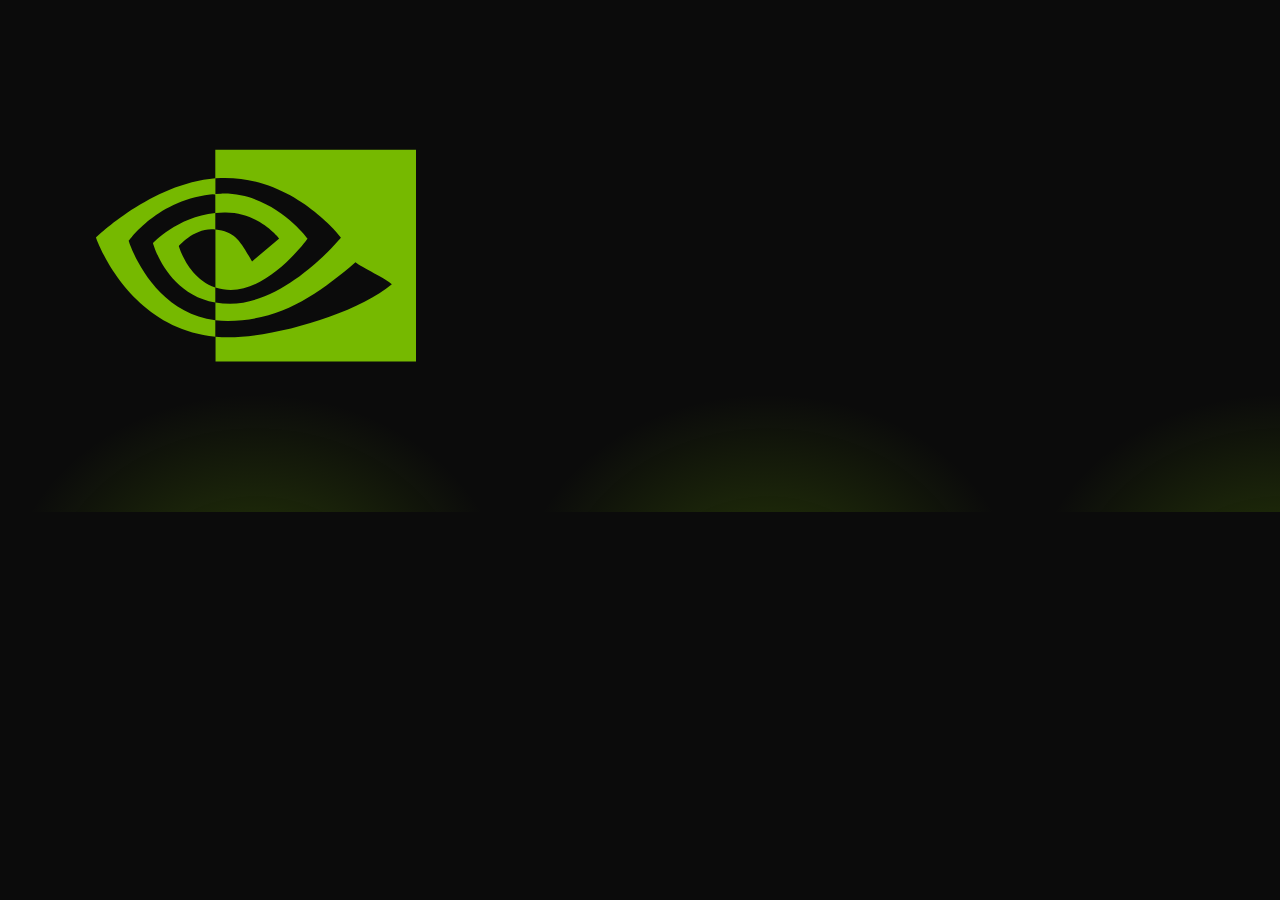
<file: tools/icon.html>
<!doctype html>
<!--
  Source for the home-screen icons (apple-touch-icon.png, icon-192.png, icon-512.png).
  Render at 512x512 with headless Chrome and downscale for the smaller sizes.
  The mark stays inside the central 80% so it also works as a maskable icon.
-->
<html lang="en">
<head>
<meta charset="utf-8">
<title>Mid-Harness icon</title>
<style>
  html, body { margin: 0; width: 512px; height: 512px; overflow: hidden; }
  body {
    display: grid;
    place-items: center;
    background:
      radial-gradient(360px 300px at 50% 118%, rgba(118, 185, 0, 0.28), transparent 70%),
      #0b0b0b;
  }
  svg { width: 320px; height: auto; display: block; }
</style>
</head>
<body>
  <svg viewBox="0 4 24 16"><path fill="#76B900" d="M8.948 8.798v-1.43a6.7 6.7 0 0 1 .424-.018c3.922-.124 6.493 3.374 6.493 3.374s-2.774 3.851-5.75 3.851c-.398 0-.787-.062-1.158-.185v-4.346c1.528.185 1.837.857 2.747 2.385l2.04-1.714s-1.492-1.952-4-1.952a6.016 6.016 0 0 0-.796.035m0-4.735v2.138l.424-.027c5.45-.185 9.01 4.47 9.01 4.47s-4.08 4.964-8.33 4.964c-.37 0-.733-.035-1.095-.097v1.325c.3.035.61.062.91.062 3.957 0 6.82-2.023 9.593-4.408.459.371 2.34 1.263 2.73 1.652-2.633 2.208-8.772 3.984-12.253 3.984-.335 0-.653-.018-.971-.053v1.864H24V4.063zm0 10.326v1.131c-3.657-.654-4.673-4.46-4.673-4.46s1.758-1.944 4.673-2.262v1.237H8.94c-1.528-.186-2.73 1.245-2.73 1.245s.68 2.412 2.739 3.11M2.456 10.9s2.164-3.197 6.5-3.533V6.201C4.153 6.59 0 10.653 0 10.653s2.35 6.802 8.948 7.42v-1.237c-4.84-.6-6.492-5.936-6.492-5.936z"/></svg>
</body>
</html>
</file>
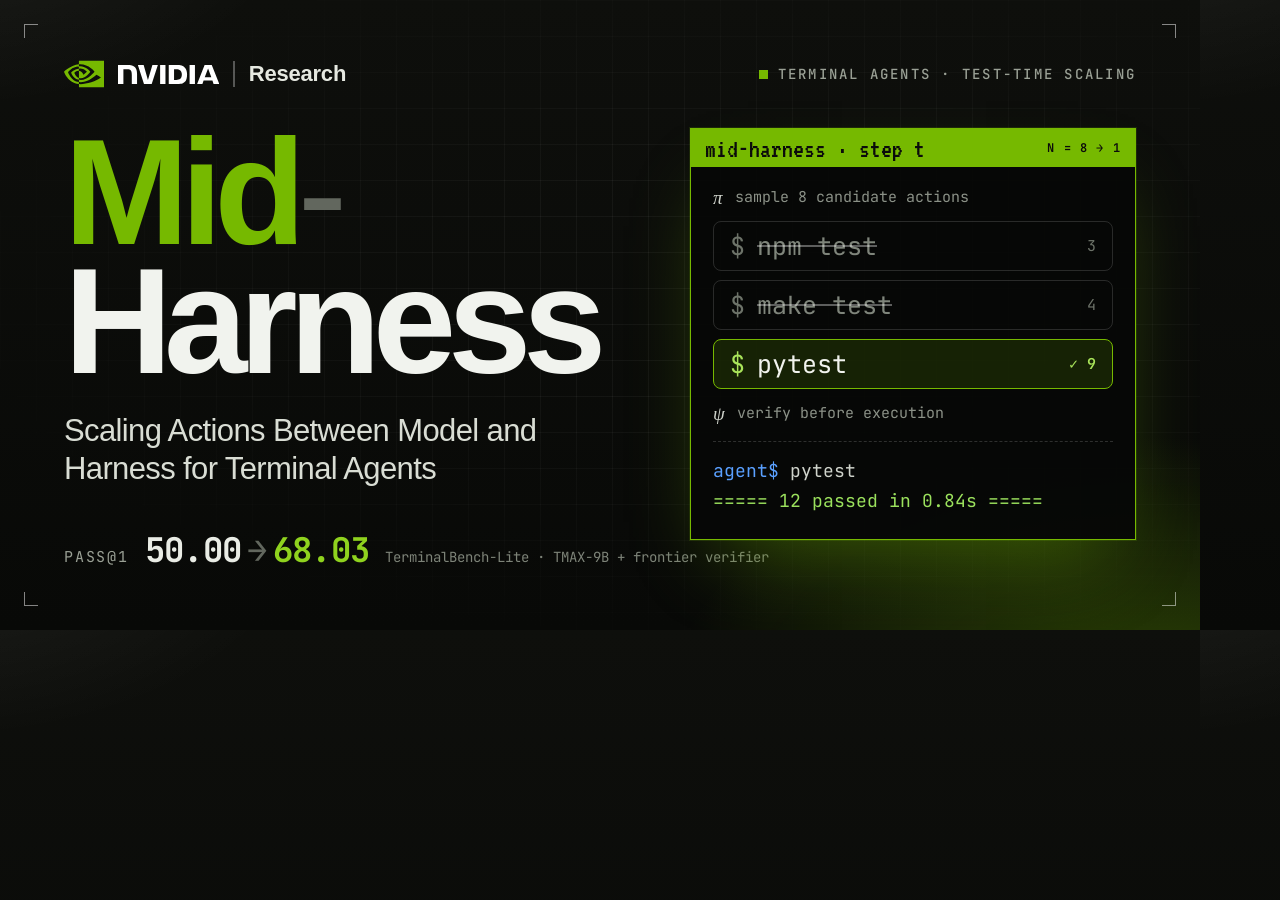
<file: tools/og-image.html>
<!doctype html>
<!--
  Source for assets/img/og-image.png (link-preview thumbnail, 1200x630).
  Regenerate with headless Chrome, e.g.
    chrome --headless=new --hide-scrollbars --window-size=1200,630 --virtual-time-budget=8000 \
           --screenshot=assets/img/og-image.png http://localhost:8765/tools/og-image.html
-->
<html lang="en">
<head>
<meta charset="utf-8">
<title>Mid-Harness — link preview</title>
<link rel="preconnect" href="https://fonts.googleapis.com">
<link rel="preconnect" href="https://fonts.gstatic.com" crossorigin>
<link rel="stylesheet" href="https://fonts.googleapis.com/css2?family=JetBrains+Mono:wght@400;500;600;700&family=VT323&display=block">
<style>
  @font-face {
    font-family: "NVIDIA Sans";
    src: url("https://images.nvidia.com/etc/designs/nvidiaGDC/clientlibs_base/fonts/nvidia-sans/NALA/var/NVIDIASansVF_NALA_W_Wght.woff2") format("woff2");
    font-weight: 100 900;
    font-display: block;
  }
  * { box-sizing: border-box; margin: 0; padding: 0; }
  html, body { width: 1200px; height: 630px; overflow: hidden; }
  body {
    position: relative;
    font-family: "NVIDIA Sans", Inter, "Segoe UI", Arial, sans-serif;
    color: #f1f3ee;
    background:
      radial-gradient(760px 420px at 96% 112%, rgba(118, 185, 0, 0.34), transparent 64%),
      radial-gradient(620px 360px at -6% -18%, rgba(255, 255, 255, 0.07), transparent 62%),
      linear-gradient(180deg, #0e0f0c, #080907);
    -webkit-font-smoothing: antialiased;
  }
  .grid {
    position: absolute; inset: 0;
    background-image:
      linear-gradient(rgba(255, 255, 255, 0.045) 1px, transparent 1px),
      linear-gradient(90deg, rgba(255, 255, 255, 0.045) 1px, transparent 1px);
    background-size: 36px 36px;
    -webkit-mask-image: radial-gradient(ellipse at 62% 46%, #000 25%, transparent 80%);
  }
  .crop { position: absolute; inset: 24px; pointer-events: none; }
  .crop i { position: absolute; width: 14px; height: 14px; border-color: rgba(255, 255, 255, 0.5); border-style: solid; border-width: 0; }
  .crop i:nth-child(1) { top: 0; left: 0; border-top-width: 1.5px; border-left-width: 1.5px; }
  .crop i:nth-child(2) { top: 0; right: 0; border-top-width: 1.5px; border-right-width: 1.5px; }
  .crop i:nth-child(3) { bottom: 0; left: 0; border-bottom-width: 1.5px; border-left-width: 1.5px; }
  .crop i:nth-child(4) { bottom: 0; right: 0; border-bottom-width: 1.5px; border-right-width: 1.5px; }

  .top {
    position: absolute; left: 64px; right: 64px; top: 54px;
    display: flex; align-items: center; justify-content: space-between;
  }
  .brand { display: flex; align-items: center; gap: 14px; }
  .brand .eye { width: 40px; height: 40px; }
  .brand .word { height: 19px; width: auto; }
  .brand .div { width: 1.5px; height: 26px; background: rgba(255, 255, 255, 0.3); }
  .brand .lab { font-size: 22px; font-weight: 600; letter-spacing: -0.01em; color: #e6e9e1; }
  .kicker {
    display: flex; align-items: center; gap: 10px;
    font-family: "JetBrains Mono", monospace; font-size: 14px; font-weight: 500;
    letter-spacing: 0.16em; text-transform: uppercase; color: #9aa095;
  }
  .kicker::before { content: ""; width: 9px; height: 9px; background: #76b900; }

  .left { position: absolute; left: 64px; top: 128px; width: 600px; }
  h1 {
    font-size: 150px; font-weight: 700; line-height: 0.86; letter-spacing: -0.055em;
    color: #f1f3ee;
  }
  h1 .g { color: #76b900; }
  h1 .d { color: #62675e; font-weight: 500; }
  .sub {
    margin-top: 26px; font-size: 31px; line-height: 1.24; font-weight: 500;
    letter-spacing: -0.02em; color: #d9ddd4; width: 560px;
  }
  .stat {
    position: absolute; left: 64px; bottom: 58px;
    display: flex; align-items: baseline; gap: 16px;
    font-family: "JetBrains Mono", monospace;
  }
  .stat .k { font-size: 15px; letter-spacing: 0.12em; text-transform: uppercase; color: #9aa095; }
  .stat .v { font-size: 34px; font-weight: 700; color: #e9ece5; letter-spacing: -0.02em; }
  .stat .v b { color: #8fd21e; }
  .stat .v span { color: #62675e; font-weight: 400; margin: 0 6px; }
  .stat .n { font-size: 14px; color: #7d8378; }

  .win {
    position: absolute; right: 64px; top: 128px; width: 446px;
    border: 1.5px solid #76b900; background: rgba(6, 7, 6, 0.92);
    box-shadow: 0 0 0 1px rgba(118, 185, 0, 0.15), 0 40px 80px -30px rgba(118, 185, 0, 0.45);
  }
  .bar {
    display: flex; justify-content: space-between; align-items: center;
    padding: 5px 14px 3px; background: #76b900; color: #0b0b0b;
    font-family: "VT323", monospace; font-size: 27px; line-height: 1.1;
  }
  .bar small { font-family: "JetBrains Mono", monospace; font-size: 12px; font-weight: 600; letter-spacing: 0.1em; }
  .body { padding: 20px 22px 22px; font-family: "JetBrains Mono", monospace; }
  .row-l { font-size: 15px; color: #8b9187; margin-bottom: 12px; display: flex; gap: 12px; }
  .row-l i { font-family: "Cambria Math", "Times New Roman", serif; font-size: 19px; color: #cfd3cb; }
  .cand {
    display: flex; justify-content: space-between; align-items: center;
    height: 50px; padding: 0 16px; margin-bottom: 9px;
    border: 1.5px solid rgba(255, 255, 255, 0.14); border-radius: 8px;
    font-size: 25px; color: #7f857b;
  }
  .cand s { text-decoration-color: rgba(255, 255, 255, 0.35); }
  .cand .sc { font-size: 15px; color: #6d7369; }
  .cand.ok { border-color: #76b900; background: rgba(118, 185, 0, 0.15); color: #f1f3ee; }
  .cand.ok .sc { color: #a9e45a; font-weight: 600; }
  .ps { color: #6d7369; margin-right: 12px; }
  .cand.ok .ps { color: #a9e45a; }
  .term {
    margin-top: 16px; padding-top: 14px; border-top: 1.5px dashed rgba(255, 255, 255, 0.16);
    font-size: 18px; line-height: 1.7; color: #cfd3cb;
  }
  .term .p { color: #5aa0ff; }
  .term .okl { color: #9be15d; }
</style>
</head>
<body>
  <div class="grid"></div>
  <div class="crop"><i></i><i></i><i></i><i></i></div>

  <div class="top">
    <div class="brand">
      <svg class="eye" viewBox="0 0 24 24"><path fill="#76B900" d="M8.948 8.798v-1.43a6.7 6.7 0 0 1 .424-.018c3.922-.124 6.493 3.374 6.493 3.374s-2.774 3.851-5.75 3.851c-.398 0-.787-.062-1.158-.185v-4.346c1.528.185 1.837.857 2.747 2.385l2.04-1.714s-1.492-1.952-4-1.952a6.016 6.016 0 0 0-.796.035m0-4.735v2.138l.424-.027c5.45-.185 9.01 4.47 9.01 4.47s-4.08 4.964-8.33 4.964c-.37 0-.733-.035-1.095-.097v1.325c.3.035.61.062.91.062 3.957 0 6.82-2.023 9.593-4.408.459.371 2.34 1.263 2.73 1.652-2.633 2.208-8.772 3.984-12.253 3.984-.335 0-.653-.018-.971-.053v1.864H24V4.063zm0 10.326v1.131c-3.657-.654-4.673-4.46-4.673-4.46s1.758-1.944 4.673-2.262v1.237H8.94c-1.528-.186-2.73 1.245-2.73 1.245s.68 2.412 2.739 3.11M2.456 10.9s2.164-3.197 6.5-3.533V6.201C4.153 6.59 0 10.653 0 10.653s2.35 6.802 8.948 7.42v-1.237c-4.84-.6-6.492-5.936-6.492-5.936z"/></svg>
      <svg class="word" viewBox="316.2 33.8 630.2 118.2"><path fill="#ffffff" d="M578.2 34v118h33.3V34h-33.3zm-262-.2v118.1h33.6V60.2l26.2.1c8.6 0 14.6 2.1 18.7 6.5 5.3 5.6 7.4 14.7 7.4 31.2v53.9h32.6V86.7c0-46.6-29.7-52.9-58.7-52.9h-59.8zm315.7.2v118h54c28.8 0 38.2-4.8 48.3-15.5 7.2-7.5 11.8-24.1 11.8-42.2 0-16.6-3.9-31.4-10.8-40.6C723 37.2 705.2 34 678.6 34h-46.7zm33 25.6h14.3c20.8 0 34.2 9.3 34.2 33.5s-13.4 33.6-34.2 33.6h-14.3V59.6zM530.2 34l-27.8 93.5L475.8 34h-36l38 118h48l38.4-118h-34zm231.4 118h33.3V34h-33.3v118zM855 34l-46.5 117.9h32.8l7.4-20.9h55l7 20.8h35.7L899.5 34H855zm21.6 21.5l20.2 55.2h-41l20.8-55.2z"/></svg>
      <span class="div"></span>
      <span class="lab">Research</span>
    </div>
    <div class="kicker">Terminal agents · Test-time scaling</div>
  </div>

  <div class="left">
    <h1><span class="g">Mid</span><span class="d">-</span><br>Harness</h1>
    <p class="sub">Scaling Actions Between Model and Harness for Terminal Agents</p>
  </div>

  <div class="stat">
    <span class="k">Pass@1</span>
    <span class="v">50.00<span>→</span><b>68.03</b></span>
    <span class="n">TerminalBench-Lite · TMAX-9B + frontier verifier</span>
  </div>

  <div class="win">
    <div class="bar"><span>mid-harness · step t</span><small>N = 8 → 1</small></div>
    <div class="body">
      <div class="row-l"><i>π</i><span>sample 8 candidate actions</span></div>
      <div class="cand"><span><span class="ps">$</span><s>npm test</s></span><span class="sc">3</span></div>
      <div class="cand"><span><span class="ps">$</span><s>make test</s></span><span class="sc">4</span></div>
      <div class="cand ok"><span><span class="ps">$</span>pytest</span><span class="sc">✓ 9</span></div>
      <div class="row-l" style="margin:14px 0 0"><i>ψ</i><span>verify before execution</span></div>
      <div class="term">
        <div><span class="p">agent$</span> pytest</div>
        <div class="okl">===== 12 passed in 0.84s =====</div>
      </div>
    </div>
  </div>
</body>
</html>
</file>
<file: assets/css/style.css>
/* =========================================================================
   Mid-Harness project page
   ========================================================================= */

@font-face {
  font-family: "NVIDIA Sans";
  src: url("https://images.nvidia.com/etc/designs/nvidiaGDC/clientlibs_base/fonts/nvidia-sans/NALA/var/NVIDIASansVF_NALA_W_Wght.woff2") format("woff2");
  font-weight: 100 900;
  font-style: normal;
  font-display: swap;
}

/* ---------- Tokens ---------- */
:root {
  --green: #76b900;
  --green-600: #5f9600;
  --green-soft: rgba(118, 185, 0, 0.13);
  --green-line: rgba(118, 185, 0, 0.45);
  --pink: #ff5fa2;
  --red: #e5484d;

  --maxw: 1200px;
  --pad-x: clamp(18px, 4.2vw, 56px);
  --header-h: 62px;
  --radius-sm: 8px;
  --radius: 14px;
  --radius-lg: 24px;

  --font-sans: "NVIDIA Sans", Inter, system-ui, -apple-system, "Segoe UI", Roboto, "Helvetica Neue", Arial, sans-serif;
  --font-mono: "JetBrains Mono", ui-monospace, SFMono-Regular, Menlo, Consolas, "Liberation Mono", monospace;
  --font-pixel: "VT323", "JetBrains Mono", ui-monospace, monospace;
  --font-math: "Cambria Math", "STIX Two Math", "Latin Modern Math", "Times New Roman", Times, serif;

  --ease: cubic-bezier(0.2, 0.7, 0.2, 1);
  --ease-out: cubic-bezier(0.16, 1, 0.3, 1);
}

html[data-theme="light"] {
  color-scheme: light;
  --bg: #fbfbf8;
  --bg-glass: rgba(251, 251, 248, 0.82);
  --bg-2: #f2f2ec;
  --surface: #ffffff;
  --surface-2: #f6f6f1;
  --text: #1e1e1e;
  --text-2: #4b4f55;
  --text-3: #80858c;
  --line: rgba(30, 30, 30, 0.11);
  --line-2: rgba(30, 30, 30, 0.22);
  --crop: rgba(30, 30, 30, 0.5);
  --accent: #4d7a00;
  --accent-strong: #3f6600;
  --mega: #333333;
  --mega-stroke: rgba(0, 0, 0, 0.32);
  --btn-bg: #1e1e1e;
  --btn-text: #ffffff;
  --pill-bg: rgba(255, 255, 255, 0.7);
  --shadow-card: 0 1px 0 rgba(0, 0, 0, 0.03), 0 18px 50px -30px rgba(0, 0, 0, 0.28);

  --c-base: #7b8591;
  --c-listwise: #e25b57;
  --c-pointwise: #cc8a22;
  --c-pairwise: #23907f;
  --c-distilled: #3a61ee;
  --c-frontier: #8456c4;
  --c-bot: #e25b57;
  --c-sr: #cc8a22;
}

html[data-theme="dark"] {
  color-scheme: dark;
  --bg: #0d0d0d;
  --bg-glass: rgba(13, 13, 13, 0.8);
  --bg-2: #131313;
  --surface: #161616;
  --surface-2: #1c1c1c;
  --text: #eeeeee;
  --text-2: #b3b3b3;
  --text-3: #7d7d7d;
  --line: rgba(255, 255, 255, 0.09);
  --line-2: rgba(255, 255, 255, 0.2);
  --crop: rgba(255, 255, 255, 0.45);
  --accent: #8fd21e;
  --accent-strong: #a6e34a;
  --mega: #ececec;
  --mega-stroke: rgba(255, 255, 255, 0.18);
  --btn-bg: #76b900;
  --btn-text: #0b0b0b;
  --pill-bg: rgba(255, 255, 255, 0.04);
  --shadow-card: 0 20px 60px -35px rgba(0, 0, 0, 0.9);

  --c-base: #9aa3ad;
  --c-listwise: #ff7b76;
  --c-pointwise: #eaa84a;
  --c-pairwise: #3cc0ad;
  --c-distilled: #6d8bff;
  --c-frontier: #b18af0;
  --c-bot: #ff7b76;
  --c-sr: #eaa84a;
}

/* ---------- Base ---------- */
*, *::before, *::after { box-sizing: border-box; }

html {
  -webkit-text-size-adjust: 100%;
  text-size-adjust: 100%;
  scroll-behavior: smooth;
  scroll-padding-top: calc(var(--header-h) + 12px);
}

body {
  margin: 0;
  background: var(--bg);
  color: var(--text);
  font-family: var(--font-sans);
  font-size: 17px;
  line-height: 1.6;
  font-feature-settings: "kern", "liga";
  -webkit-font-smoothing: antialiased;
  -moz-osx-font-smoothing: grayscale;
  overflow-x: clip;
  transition: background-color 0.35s var(--ease), color 0.35s var(--ease);
}

img, svg { display: block; max-width: 100%; }
a { color: inherit; text-decoration: none; }
button { font: inherit; color: inherit; background: none; border: 0; padding: 0; cursor: pointer; }
h1, h2, h3, h4, p, ol, ul, figure, pre { margin: 0; }
ol, ul { padding: 0; list-style: none; }
sub, sup { font-size: 0.68em; line-height: 0; }
code, pre, kbd { font-family: var(--font-mono); }
::selection { background: rgba(118, 185, 0, 0.35); color: inherit; }

:focus-visible {
  outline: 2px solid var(--green);
  outline-offset: 3px;
  border-radius: 4px;
}

.skip-link {
  position: absolute;
  left: 12px;
  top: -60px;
  z-index: 100;
  padding: 10px 14px;
  background: var(--btn-bg);
  color: var(--btn-text);
  font-weight: 600;
  border-radius: 6px;
}
.skip-link:focus { top: 12px; }

.container {
  width: 100%;
  max-width: var(--maxw);
  margin: 0 auto;
  padding-left: calc(var(--pad-x) + env(safe-area-inset-left, 0px));
  padding-right: calc(var(--pad-x) + env(safe-area-inset-right, 0px));
}

.mono { font-family: var(--font-mono); }
.accent { color: var(--accent); }
.nv { color: var(--green); }
.visually-hidden {
  position: absolute !important;
  width: 1px; height: 1px;
  overflow: hidden; clip: rect(0 0 0 0);
  white-space: nowrap;
}

/* ---------- Crop marks & edge glyphs ---------- */
.crop { position: relative; }
.crop::before {
  content: "";
  position: absolute;
  inset: var(--crop-inset, 22px);
  pointer-events: none;
  --c: var(--crop);
  --l: 11px;
  background:
    linear-gradient(var(--c), var(--c)) top left / var(--l) 1px no-repeat,
    linear-gradient(var(--c), var(--c)) top left / 1px var(--l) no-repeat,
    linear-gradient(var(--c), var(--c)) top right / var(--l) 1px no-repeat,
    linear-gradient(var(--c), var(--c)) top right / 1px var(--l) no-repeat,
    linear-gradient(var(--c), var(--c)) bottom left / var(--l) 1px no-repeat,
    linear-gradient(var(--c), var(--c)) bottom left / 1px var(--l) no-repeat,
    linear-gradient(var(--c), var(--c)) bottom right / var(--l) 1px no-repeat,
    linear-gradient(var(--c), var(--c)) bottom right / 1px var(--l) no-repeat;
}

.edge {
  position: absolute;
  bottom: 6px;
  font-family: var(--font-mono);
  font-size: 10px;
  letter-spacing: 0.2em;
  color: var(--text-3);
  pointer-events: none;
  user-select: none;
}
.edge-l { left: 8px; }
.edge-r { right: 8px; }

/* ---------- Type ---------- */
.mega {
  font-family: var(--font-sans);
  font-weight: 700;
  line-height: 0.9;
  letter-spacing: -0.05em;
  color: var(--mega);
  -webkit-text-stroke: 0.6px var(--mega-stroke);
  text-wrap: balance;
}

.kicker {
  display: inline-flex;
  align-items: center;
  gap: 10px;
  font-family: var(--font-mono);
  font-size: 12px;
  font-weight: 500;
  letter-spacing: 0.14em;
  text-transform: uppercase;
  color: var(--text-3);
}
.kicker::before {
  content: "";
  width: 7px; height: 7px;
  background: var(--green);
  border-radius: 1px;
}

.section { position: relative; padding: clamp(84px, 11vw, 150px) 0; }
.section + .section { border-top: 1px solid var(--line); }

.section-head {
  text-align: center;
  margin: 0 auto clamp(44px, 6vw, 84px);
  max-width: 980px;
}
.section-head .mega {
  font-size: clamp(3.3rem, 10.5vw, 8.6rem);
  margin-top: 18px;
}
.section-head .lede {
  margin: 26px auto 0;
  max-width: 740px;
  font-size: clamp(1.06rem, 1.55vw, 1.28rem);
  line-height: 1.55;
  color: var(--text-2);
  text-wrap: pretty;
}

.subhead {
  display: flex;
  align-items: baseline;
  gap: 14px;
  margin: clamp(56px, 7vw, 96px) 0 22px;
  padding-top: 18px;
  border-top: 1px solid var(--line-2);
}
.subhead:first-child { margin-top: 0; }
.subhead .idx {
  font-family: var(--font-mono);
  font-size: 12px;
  letter-spacing: 0.12em;
  color: var(--text-3);
  flex: none;
}
.subhead h3 {
  font-size: clamp(1.45rem, 2.6vw, 2.1rem);
  line-height: 1.15;
  letter-spacing: -0.02em;
  font-weight: 700;
  text-wrap: balance;
}

/* ---------- Header ---------- */
.site-header {
  position: sticky;
  top: 0;
  z-index: 60;
  height: var(--header-h);
  border-bottom: 1px solid transparent;
  transition: background-color 0.3s var(--ease), border-color 0.3s var(--ease), backdrop-filter 0.3s var(--ease);
}
.site-header.is-scrolled,
.site-header.is-open {
  background: var(--bg-glass);
  -webkit-backdrop-filter: saturate(160%) blur(16px);
  backdrop-filter: saturate(160%) blur(16px);
  border-bottom-color: var(--line);
}

.header-inner {
  height: 100%;
  display: flex;
  align-items: center;
  gap: 20px;
  max-width: 1440px;
  margin: 0 auto;
  padding: 0 calc(clamp(14px, 2.2vw, 28px) + env(safe-area-inset-left, 0px)) 0 calc(clamp(14px, 2.2vw, 28px) + env(safe-area-inset-right, 0px));
}

.brand {
  display: inline-flex;
  align-items: center;
  gap: 12px;
  flex: none;
  color: var(--text);
}
.nv-lockup { display: inline-flex; align-items: center; gap: 7px; }
.nv-eye { width: 27px; height: 27px; }
.nv-word { height: 13px; width: auto; color: var(--text); }
.brand-divider { width: 1px; height: 20px; background: var(--line-2); }
.brand-name { font-weight: 700; font-size: 15px; letter-spacing: -0.01em; }

.primary-nav {
  display: flex;
  align-items: center;
  gap: 4px;
  margin: 0 auto;
}
.primary-nav a {
  position: relative;
  padding: 8px 12px;
  font-size: 14.5px;
  font-weight: 500;
  color: var(--text-2);
  border-radius: 8px;
  transition: color 0.2s var(--ease), background-color 0.2s var(--ease);
}
.primary-nav a:hover { color: var(--text); background: var(--line); }
.primary-nav a.is-active { color: var(--text); }
.primary-nav a.is-active::after {
  content: "";
  position: absolute;
  left: 50%;
  bottom: 2px;
  width: 4px; height: 4px;
  margin-left: -2px;
  border-radius: 1px;
  background: var(--green);
}

.header-actions { display: flex; align-items: center; gap: 8px; margin-left: auto; }
.primary-nav + .header-actions { margin-left: 0; }

.icon-btn {
  display: inline-grid;
  place-items: center;
  width: 40px; height: 40px;
  border-radius: 10px;
  color: var(--text-2);
  transition: background-color 0.2s var(--ease), color 0.2s var(--ease);
}
.icon-btn:hover { background: var(--line); color: var(--text); }
.icon-btn svg { width: 19px; height: 19px; }

.theme-toggle .i-sun { display: none; }
html[data-theme="dark"] .theme-toggle .i-sun { display: block; }
html[data-theme="dark"] .theme-toggle .i-moon { display: none; }

.menu-toggle { display: none; }
.menu-toggle .i-close { display: none; }
.site-header.is-open .menu-toggle .i-close { display: block; }
.site-header.is-open .menu-toggle .i-menu { display: none; }

.mobile-menu {
  position: absolute;
  top: 100%;
  left: 0; right: 0;
  background: var(--bg);
  border-bottom: 1px solid var(--line);
  padding: 10px var(--pad-x) 26px;
  box-shadow: 0 30px 50px -30px rgba(0, 0, 0, 0.35);
}
.mobile-menu[hidden] { display: none; }
.mobile-menu a {
  display: flex;
  justify-content: space-between;
  align-items: baseline;
  padding: 13px 2px;
  border-bottom: 1px solid var(--line);
  font-size: 1.7rem;
  font-weight: 700;
  letter-spacing: -0.03em;
}
.mobile-menu a span { font-family: var(--font-mono); font-size: 12px; font-weight: 500; letter-spacing: 0.1em; color: var(--text-3); }

/* ---------- Buttons ---------- */
.pill {
  display: inline-flex;
  align-items: center;
  gap: 9px;
  height: 46px;
  padding: 0 20px 0 17px;
  border-radius: 999px;
  border: 1px solid var(--line-2);
  background: var(--pill-bg);
  color: var(--text);
  font-weight: 600;
  font-size: 15px;
  white-space: nowrap;
  transition: border-color 0.2s var(--ease), background-color 0.2s var(--ease), transform 0.2s var(--ease);
}
.pill svg { width: 17px; height: 17px; flex: none; }
.pill:hover { border-color: var(--green-line); background: var(--green-soft); }
.pill:active { transform: translateY(1px); }
.pill.is-pending { color: var(--text-3); cursor: default; }
.pill.is-pending:hover { border-color: var(--line-2); background: var(--pill-bg); }
.pill .tag {
  font-family: var(--font-mono);
  font-size: 10px;
  font-weight: 500;
  letter-spacing: 0.08em;
  text-transform: uppercase;
  padding: 3px 7px;
  border-radius: 999px;
  background: var(--line);
  color: var(--text-3);
}

.seg {
  display: inline-flex;
  padding: 3px;
  gap: 2px;
  border-radius: 999px;
  border: 1px solid var(--line-2);
  background: var(--surface);
}
.seg button {
  height: 32px;
  padding: 0 14px;
  border-radius: 999px;
  font-size: 13.5px;
  font-weight: 600;
  color: var(--text-2);
  white-space: nowrap;
  transition: background-color 0.2s var(--ease), color 0.2s var(--ease);
}
.seg button:hover { color: var(--text); }
.seg button[aria-pressed="true"],
.seg button[aria-selected="true"] { background: var(--text); color: var(--bg); }
.seg-lg button { height: 40px; padding: 0 20px; font-size: 15px; }

/* ---------- Hero ---------- */
.hero {
  position: relative;
  display: flex;
  align-items: center;
  min-height: clamp(600px, 88svh, 940px);
  padding: 30px 0 60px;
  margin-top: calc(-1 * var(--header-h));
  padding-top: calc(var(--header-h) + 30px);
}
.hero .crop { --crop-inset: clamp(14px, 3vw, 44px); }
.hero-inner {
  position: relative;
  width: 100%;
  text-align: center;
  padding: clamp(64px, 9vw, 110px) var(--pad-x);
}
.hero-title {
  font-size: clamp(3.2rem, 14.2vw, 10.4rem);
  margin: 26px 0 0;
  white-space: nowrap;
}
.hero-title .dash { color: var(--text-3); -webkit-text-stroke: 0; font-weight: 500; }
.hero-title .nv { -webkit-text-stroke: 0.6px rgba(0, 0, 0, 0.18); }
.hero-sub {
  margin: clamp(18px, 2.4vw, 28px) auto 0;
  max-width: 900px;
  font-size: clamp(1.25rem, 2.7vw, 2.15rem);
  line-height: 1.22;
  font-weight: 500;
  letter-spacing: -0.02em;
  color: var(--text);
  text-wrap: balance;
}
.authors {
  margin: clamp(26px, 3.4vw, 40px) auto 0;
  max-width: 980px;
  font-size: clamp(0.98rem, 1.35vw, 1.08rem);
  line-height: 1.75;
  color: var(--text);
}
.authors > span { white-space: nowrap; }
.authors > span:not(:last-child)::after { content: ","; margin-right: 0.55em; }
.authors a {
  text-decoration: underline;
  text-decoration-color: var(--line-2);
  text-decoration-thickness: 1px;
  text-underline-offset: 0.28em;
  transition: color 0.2s var(--ease), text-decoration-color 0.2s var(--ease);
}
.authors a:hover { color: var(--accent); text-decoration-color: currentColor; }
.authors sup { color: var(--text-3); margin-left: 1px; font-weight: 500; }
.authors .note-mark { margin-left: 1px; color: var(--green); font-weight: 700; }
.authors .note-mark.ast { font-size: 1.7em; vertical-align: -0.4em; }
.authors .note-mark.dag { font-size: 1.35em; vertical-align: -0.08em; }
.affils,
.affil-notes {
  display: flex;
  justify-content: center;
  flex-wrap: wrap;
  gap: 4px 18px;
}
.affils { margin-top: 10px; font-size: 1.06rem; color: var(--text-2); }
.affil-notes { margin-top: 6px; font-size: 1rem; color: var(--text-3); }
.affils sup { margin-right: 2px; }
.affil-notes sup { margin-right: 3px; }
.affil-notes sup.ast { font-size: 1.5em; vertical-align: -0.05em; }
.affil-notes sup.dag { font-size: 1.15em; vertical-align: 0; }
.affil-notes strong { color: var(--green); font-weight: 700; }
.hero-links {
  margin-top: clamp(28px, 3.6vw, 44px);
  display: flex;
  justify-content: center;
  flex-wrap: wrap;
  gap: 10px;
}
/* ---------- Headline results ---------- */
.hype {
  position: relative;
  isolation: isolate;
  overflow: hidden;
  padding-bottom: clamp(64px, 8vw, 110px);
}
.hype::before,
.hype::after {
  content: "";
  position: absolute;
  inset: 0;
  z-index: -1;
  pointer-events: none;
}
.hype::before {
  background: radial-gradient(1000px 520px at 50% 14%, rgba(118, 185, 0, 0.2), transparent 66%);
}
.hype::after {
  background-image:
    linear-gradient(rgba(255, 255, 255, 0.035) 1px, transparent 1px),
    linear-gradient(90deg, rgba(255, 255, 255, 0.035) 1px, transparent 1px);
  background-size: 40px 40px;
  mask-image: radial-gradient(ellipse 72% 56% at 50% 32%, #000 25%, transparent 80%);
  -webkit-mask-image: radial-gradient(ellipse 72% 56% at 50% 32%, #000 25%, transparent 80%);
}
html[data-theme="light"] .hype::after {
  background-image:
    linear-gradient(rgba(30, 30, 30, 0.05) 1px, transparent 1px),
    linear-gradient(90deg, rgba(30, 30, 30, 0.05) 1px, transparent 1px);
}
.hype > .container { padding-top: clamp(64px, 8vw, 112px); }
html[data-theme="dark"] .hype,
html[data-theme="dark"] .hype + .stage-section { background: #080808; }

.ticker {
  overflow: hidden;
  border-top: 1px solid var(--line);
  border-bottom: 1px solid var(--line);
  font-family: var(--font-mono);
  font-size: 11.5px;
  letter-spacing: 0.1em;
  text-transform: uppercase;
  color: var(--text-3);
  mask-image: linear-gradient(90deg, transparent, #000 7%, #000 93%, transparent);
  -webkit-mask-image: linear-gradient(90deg, transparent, #000 7%, #000 93%, transparent);
}
.ticker-track {
  display: flex;
  width: max-content;
  animation: ticker 70s linear infinite;
}
.ticker:hover .ticker-track { animation-play-state: paused; }
.ticker-track > span {
  display: inline-flex;
  align-items: center;
  gap: 10px;
  padding: 13px 26px;
  white-space: nowrap;
  border-right: 1px solid var(--line);
}
.ticker-track i { font-style: normal; color: var(--line-2); }
.ticker-track b { color: var(--accent); font-weight: 600; }
@keyframes ticker { to { transform: translateX(-50%); } }

.hype-head {
  max-width: 1040px;
  margin: 0 auto clamp(40px, 5.4vw, 72px);
  text-align: center;
}
.hype-title { margin-top: 20px; font-weight: 700; }
.hype-pre {
  display: block;
  font-size: clamp(1.35rem, 3.2vw, 2.6rem);
  line-height: 1.1;
  letter-spacing: -0.035em;
  color: var(--text-2);
}
.hype-big {
  display: block;
  margin-top: clamp(6px, 1vw, 12px);
  font-size: clamp(2.8rem, 8.6vw, 7.4rem);
}
.hype-big em {
  font-style: normal;
  color: var(--green);
  -webkit-text-stroke: 0;
  text-shadow: 0 0 48px rgba(118, 185, 0, 0.45);
}
.board-wrap { border-top: 1px solid var(--line-2); }
.board { width: 100%; border-collapse: collapse; }
.board th,
.board td {
  padding: 0 clamp(10px, 1.4vw, 18px);
  text-align: left;
  vertical-align: middle;
  font-weight: inherit;
}
.board thead th {
  padding-top: 14px;
  padding-bottom: 14px;
  font-family: var(--font-mono);
  font-size: 11px;
  font-weight: 500;
  letter-spacing: 0.12em;
  text-transform: uppercase;
  color: var(--text-3);
  border-bottom: 1px solid var(--line);
}
.board thead th span { display: block; margin-top: 3px; letter-spacing: 0.04em; text-transform: none; opacity: 0.75; }
.board thead th:nth-child(1) { width: 22%; }
.board thead th:nth-child(2) { width: 36%; }
.board thead th:nth-child(3),
.board thead th:nth-child(4) { width: 21%; }
.board tbody tr { transition: background-color 0.25s var(--ease); }
.board tbody tr:hover { background: rgba(255, 255, 255, 0.025); }
.board tbody th,
.board tbody td {
  padding-top: clamp(18px, 2.2vw, 28px);
  padding-bottom: clamp(18px, 2.2vw, 28px);
  border-bottom: 1px solid var(--line);
}
.board .b-bench { font-size: clamp(1rem, 1.3vw, 1.14rem); font-weight: 700; letter-spacing: -0.01em; color: var(--text); }
.board .b-bench small { display: block; margin-top: 5px; font-family: var(--font-mono); font-size: 11px; font-weight: 400; letter-spacing: 0.02em; color: var(--text-3); }
.agent { display: flex; flex-wrap: wrap; align-items: center; gap: 6px 8px; font-size: 0.95rem; color: var(--text-2); }
.agent b { color: var(--text); font-weight: 600; }
.agent .x { color: var(--text-3); }
.agent .sz,
.agent .vt {
  padding: 4px 7px;
  border: 1px solid var(--line-2);
  border-radius: 999px;
  font-family: var(--font-mono);
  font-size: 10.5px;
  line-height: 1;
  letter-spacing: 0.04em;
  color: var(--text-2);
}
.agent .vt.zs { color: var(--c-pairwise); border-color: currentColor; }
.agent .vt.dist { color: var(--c-distilled); border-color: currentColor; }
.gain {
  display: flex;
  align-items: baseline;
  font-size: clamp(2.3rem, 4.3vw, 3.8rem);
  font-weight: 700;
  line-height: 1;
  letter-spacing: -0.045em;
  font-variant-numeric: tabular-nums;
  color: var(--accent);
  text-shadow: 0 0 30px rgba(118, 185, 0, 0.3);
}
.gain small { margin-left: 0.18em; font-size: 0.32em; font-weight: 600; letter-spacing: 0; color: var(--text-2); text-shadow: none; }
.b-metric.peak .gain { color: #b5ec4f; text-shadow: 0 0 44px rgba(143, 210, 30, 0.6); }
html[data-theme="light"] .hype-big em { text-shadow: 0 0 36px rgba(118, 185, 0, 0.28); }
html[data-theme="light"] .gain { text-shadow: none; }
html[data-theme="light"] .b-metric.peak .gain { color: #5f9600; text-shadow: 0 0 28px rgba(118, 185, 0, 0.3); }
html[data-theme="light"] .board tbody tr:hover { background: rgba(0, 0, 0, 0.025); }
.gain .is-counted { animation: gain-pop 0.6s var(--ease-out); }
@keyframes gain-pop {
  40% { transform: scale(1.08); text-shadow: 0 0 40px rgba(143, 210, 30, 0.8); }
}
.ba { display: block; margin-top: 8px; font-family: var(--font-mono); font-size: 12.5px; color: var(--text-3); white-space: nowrap; }
.ba i { font-style: normal; color: var(--accent); margin: 0 3px; }
.ba [data-count] { transition: color 0.4s var(--ease); }
.ba .is-counted { color: var(--text); }
.m-lab { display: none; }
.hype-note { margin-top: 16px; font-size: 0.86rem; line-height: 1.6; color: var(--text-3); }
.hype-note a { color: var(--text-2); text-decoration: underline; text-decoration-color: var(--line-2); text-underline-offset: 0.2em; }
.hype-note a:hover { color: var(--accent); text-decoration-color: currentColor; }

/* ---------- Stage (animated overview; dark, with a light variant for light pages) ---------- */
.stage-section { padding: 0 0 clamp(80px, 10vw, 140px); }
.stage {
  --s-text: #e9ece5;
  --s-dim: #8b9187;
  --s-faint: #5b6058;
  --s-line: rgba(255, 255, 255, 0.09);
  --s-flash: rgba(255, 255, 255, 0.16);
  position: relative;
  isolation: isolate;
  border-radius: var(--radius-lg);
  padding: clamp(16px, 2.6vw, 30px);
  background:
    radial-gradient(900px 380px at 88% 118%, rgba(118, 185, 0, 0.2), transparent 62%),
    radial-gradient(700px 300px at 0% -20%, rgba(255, 255, 255, 0.05), transparent 60%),
    linear-gradient(180deg, #0f100e, #0a0b09);
  color: var(--s-text);
  border: 1px solid rgba(255, 255, 255, 0.08);
  box-shadow: 0 40px 90px -45px rgba(0, 0, 0, 0.7);
  overflow: hidden;
}
html[data-theme="dark"] .stage { border-color: rgba(255, 255, 255, 0.11); }
.stage::before {
  content: "";
  position: absolute;
  inset: 0;
  z-index: -1;
  background-image:
    linear-gradient(rgba(255, 255, 255, 0.035) 1px, transparent 1px),
    linear-gradient(90deg, rgba(255, 255, 255, 0.035) 1px, transparent 1px);
  background-size: 32px 32px;
  mask-image: radial-gradient(ellipse at 50% 40%, #000 30%, transparent 85%);
  -webkit-mask-image: radial-gradient(ellipse at 50% 40%, #000 30%, transparent 85%);
}
.stage-top {
  display: flex;
  align-items: center;
  justify-content: space-between;
  gap: 12px;
  margin-bottom: clamp(14px, 2vw, 22px);
  font-family: var(--font-mono);
  font-size: 12px;
  letter-spacing: 0.1em;
  text-transform: uppercase;
  color: var(--s-dim);
}
.stage-top .live { display: inline-flex; align-items: center; gap: 9px; }
.stage-top .live::before {
  content: "";
  width: 8px; height: 8px;
  border-radius: 50%;
  background: var(--green);
  box-shadow: 0 0 0 0 rgba(118, 185, 0, 0.6);
  animation: pulse 2s infinite;
}
@keyframes pulse {
  0% { box-shadow: 0 0 0 0 rgba(118, 185, 0, 0.55); }
  70% { box-shadow: 0 0 0 9px rgba(118, 185, 0, 0); }
  100% { box-shadow: 0 0 0 0 rgba(118, 185, 0, 0); }
}
.stage-replay {
  display: inline-flex;
  align-items: center;
  gap: 7px;
  height: 32px;
  padding: 0 12px;
  border-radius: 999px;
  border: 1px solid rgba(255, 255, 255, 0.14);
  color: var(--s-text);
  font-family: var(--font-mono);
  font-size: 11.5px;
  letter-spacing: 0.08em;
  text-transform: uppercase;
  transition: border-color 0.2s var(--ease), background-color 0.2s var(--ease);
}
.stage-replay:hover { border-color: var(--green); background: rgba(118, 185, 0, 0.1); }
.stage-replay svg { width: 13px; height: 13px; }

/* Shared user task, forking into both lanes */
.stage-task {
  display: flex;
  align-items: center;
  gap: 10px 16px;
  padding: 14px 18px;
  border: 1px solid rgba(255, 255, 255, 0.14);
  border-radius: 12px;
  background: rgba(255, 255, 255, 0.04);
  transition: border-color 0.5s var(--ease), box-shadow 0.5s var(--ease);
}
.st-who {
  display: inline-flex;
  align-items: center;
  gap: 9px;
  flex: none;
  font-family: var(--font-mono);
  font-size: 11px;
  letter-spacing: 0.12em;
  text-transform: uppercase;
  color: var(--s-dim);
}
.st-av {
  display: grid;
  place-items: center;
  width: 30px;
  height: 30px;
  border: 1px solid rgba(255, 255, 255, 0.18);
  border-radius: 50%;
  background: rgba(255, 255, 255, 0.06);
  color: var(--s-text);
}
.st-av svg { width: 15px; height: 15px; }
.st-goal {
  min-width: 0;
  font-size: clamp(1rem, 1.55vw, 1.22rem);
  font-weight: 600;
  line-height: 1.35;
  letter-spacing: -0.01em;
  color: var(--s-text);
}
.st-goal .caret {
  display: inline-block;
  width: 2px;
  height: 1.1em;
  margin-left: 2px;
  vertical-align: -0.18em;
  background: var(--green);
  animation: blink 0.9s steps(1) infinite;
}
.stage.fork .stage-task { border-color: rgba(118, 185, 0, 0.5); box-shadow: 0 0 0 4px rgba(118, 185, 0, 0.08); }
.stage-fork { position: relative; height: 30px; }
.stage-fork::before,
.stage-fork::after { content: ""; position: absolute; border: 0 solid rgba(255, 255, 255, 0.28); }
.stage-fork::after { left: 50%; top: 0; height: 12px; margin-left: -0.75px; border-left-width: 1.5px; transform-origin: top; }
.stage-fork::before { left: calc(25% - 5px); right: calc(25% - 5px); top: 12px; bottom: 4px; border-width: 1.5px 1.5px 0; border-radius: 10px 10px 0 0; }
.stage-fork i {
  position: absolute;
  bottom: 0;
  margin-left: -5px;
  border-top: 6px solid rgba(255, 255, 255, 0.4);
  border-right: 5px solid transparent;
  border-left: 5px solid transparent;
}
.stage-fork i:first-child { left: calc(25% - 5px); }
.stage-fork i:last-child { left: calc(75% + 5px); }
.js .stage-task { opacity: 0; transform: translateY(8px); transition: opacity 0.45s var(--ease-out), transform 0.45s var(--ease-out), border-color 0.5s var(--ease), box-shadow 0.5s var(--ease); }
.stage.p0 .stage-task { opacity: 1; transform: none; }
.js .stage-fork::after { transform: scaleY(0); }
.js .stage-fork::before { transform: scaleX(0); }
.js .stage-fork i { opacity: 0; }
.stage.fork .stage-fork::after { transform: none; transition: transform 0.2s linear; }
.stage.fork .stage-fork::before { transform: none; transition: transform 0.4s var(--ease-out) 0.18s; }
.stage.fork .stage-fork i { opacity: 1; transition: opacity 0.25s 0.5s; }

.stage-grid {
  display: grid;
  grid-template-columns: 1fr 1fr;
  gap: clamp(14px, 2vw, 22px);
}

.lane {
  display: flex;
  flex-direction: column;
  border: 1px solid #333;
  background: rgba(8, 8, 8, 0.72);
  border-radius: 3px;
  box-shadow: 0 20px 40px -25px rgba(0, 0, 0, 0.9);
  min-width: 0;
}
.lane-mid { border-color: rgba(118, 185, 0, 0.55); box-shadow: 0 0 0 1px rgba(118, 185, 0, 0.12), 0 24px 60px -30px rgba(118, 185, 0, 0.35); }
.lane-bar {
  display: flex;
  align-items: center;
  justify-content: space-between;
  gap: 10px;
  padding: 5px 12px 4px;
  background: #000;
  border-bottom: 1px solid #2c2c2c;
  font-family: var(--font-pixel);
  font-size: 19px;
  line-height: 1.1;
  color: #eaeaea;
}
.lane-mid .lane-bar { background: var(--green); color: #0b0b0b; border-bottom-color: var(--green); }
.lane-bar .tag {
  font-family: var(--font-mono);
  font-size: 10.5px;
  letter-spacing: 0.08em;
  text-transform: uppercase;
  opacity: 0.75;
}
.lane-body { padding: clamp(14px, 1.8vw, 20px); display: flex; flex-direction: column; gap: 14px; flex: 1; }

.lsteps { display: grid; gap: 10px; }
.lstep {
  display: grid;
  grid-template-columns: 30px 1fr;
  align-items: start;
  gap: 10px;
  padding: 10px 12px;
  border: 1px solid transparent;
  border-radius: 8px;
  transition: border-color 0.35s var(--ease), background-color 0.35s var(--ease), opacity 0.35s var(--ease);
  opacity: 0.55;
}
.stage[data-active="1"] .lstep[data-step="1"],
.stage[data-active="2"] .lstep[data-step="2"],
.stage[data-active="3"] .lstep[data-step="3"] {
  opacity: 1;
  border-color: rgba(255, 255, 255, 0.12);
  background: rgba(255, 255, 255, 0.035);
}
.stage.p4 .lstep { opacity: 1; }
.lstep-num { font-family: var(--font-mono); font-size: 12px; color: var(--s-faint); padding-top: 2px; }
.lstep-head {
  display: flex;
  flex-wrap: wrap;
  align-items: baseline;
  gap: 4px 10px;
  margin-bottom: 8px;
  font-size: 14px;
}
.lstep-head b { font-weight: 700; color: var(--s-text); letter-spacing: 0.01em; }
.lstep-head .mono { font-size: 12.5px; color: var(--s-dim); }
.lstep-head i { font-family: var(--font-math); font-size: 15px; }

.chips { display: flex; flex-wrap: wrap; gap: 6px; min-height: 30px; }
.chip {
  display: inline-flex;
  align-items: center;
  gap: 6px;
  height: 30px;
  padding: 0 10px;
  border-radius: 6px;
  border: 1px solid rgba(255, 255, 255, 0.16);
  background: rgba(255, 255, 255, 0.04);
  font-family: var(--font-mono);
  font-size: 13px;
  color: var(--s-text);
  white-space: nowrap;
  text-decoration: line-through;
  text-decoration-color: transparent;
  opacity: 0;
  transform: translateY(6px) scale(0.98);
  transition: opacity 0.45s var(--ease-out), transform 0.45s var(--ease-out), border-color 0.4s var(--ease), background-color 0.4s var(--ease), color 0.4s var(--ease), text-decoration-color 0.4s var(--ease);
  transition-delay: calc(var(--i, 0) * 90ms);
}
.chip .ps { color: var(--s-dim); }
.lane-mid .lstep[data-step="1"] .chip { height: 28px; padding: 0 8px; font-size: 12.5px; }
.stage.p1 .lstep[data-step="1"] .chip { opacity: 1; transform: none; }
.stage.settled .lane-mid .lstep[data-step="1"] .chip:not(.is-best) {
  opacity: 0.38;
  text-decoration-color: rgba(255, 255, 255, 0.35);
  transition-delay: calc(var(--i, 0) * 40ms);
}
.stage.settled .lane-mid .lstep[data-step="1"] .chip.is-best {
  border-color: var(--green);
  background: rgba(118, 185, 0, 0.14);
  transition-delay: 0s;
}

/* Verifier standings: each row's duel record and margin-weighted win rate */
.standings { display: grid; gap: 2px; }
.shead,
.srow {
  display: grid;
  grid-template-columns: minmax(0, 1fr) 62px minmax(36px, 80px) 34px;
  align-items: center;
  gap: 10px;
  padding: 2px 8px;
}
.shead {
  margin-bottom: 3px;
  padding-bottom: 5px;
  border-bottom: 1px solid var(--s-line);
  font-family: var(--font-mono);
  font-size: 9.5px;
  letter-spacing: 0.12em;
  text-transform: uppercase;
  color: var(--s-faint);
  opacity: 0;
  transition: opacity 0.35s var(--ease);
}
.shead span:nth-child(2) { text-align: center; }
.shead span:last-child { grid-column: 3 / -1; text-align: right; }
.stage.p2 .shead { opacity: 1; }
.srow {
  border-radius: 4px;
  font-family: var(--font-mono);
  font-size: 12px;
  line-height: 1.5;
  color: var(--s-dim);
  opacity: 0;
  transform: translateX(-6px);
  transition: opacity 0.35s var(--ease-out), transform 0.6s var(--ease-out), background-color 0.4s var(--ease), color 0.4s var(--ease);
  transition-delay: calc(var(--i, 0) * 40ms);
}
.srow code { overflow: hidden; text-overflow: ellipsis; white-space: nowrap; }
.srow.pv code::before { content: "★"; display: inline-block; margin-right: 6px; color: var(--green); animation: pv-pop 0.5s var(--ease-out); }
@keyframes pv-pop { from { opacity: 0; transform: scale(0.2) rotate(-40deg); } }
.srow .rec { text-align: center; white-space: nowrap; font-variant-numeric: tabular-nums; }
.srow .rec b { display: inline-block; min-width: 1ch; font-weight: 600; color: var(--s-text); }
.srow .rec .l { margin-left: 7px; }
.srow .rec small { margin-left: 1px; font-size: 9.5px; color: var(--s-faint); }
.srow .sbar { height: 5px; border-radius: 3px; background: rgba(255, 255, 255, 0.08); overflow: hidden; }
.srow .sbar span { display: block; width: calc(var(--q, 0) * 100%); height: 100%; border-radius: inherit; background: rgba(255, 255, 255, 0.38); transition: width 0.3s var(--ease-out), background-color 0.4s var(--ease); }
.srow .q { text-align: right; font-weight: 500; font-variant-numeric: tabular-nums; transition: color 0.4s var(--ease); }
.stage.p2 .srow { opacity: 1; transform: none; }
.stage.settled .srow { transition-delay: 0s; }
.stage.settled .srow:not(.is-best) { opacity: 0.62; }
.stage.settled .srow.is-best { background: rgba(118, 185, 0, 0.16); color: var(--s-text); }
.stage.settled .srow.is-best .sbar span { background: var(--green); }
.stage.settled .srow.is-best .q { color: var(--green); font-weight: 700; }
.no-verify {
  font-family: var(--font-mono);
  font-size: 12.5px;
  color: var(--s-faint);
  opacity: 0;
  transition: opacity 0.4s var(--ease);
}
.stage.p2 .no-verify { opacity: 1; }
/* The skipped Verify step fills its row, which is levelled with the Mid-Harness lane. */
.lane-base .lstep[data-step="2"] { align-items: stretch; }
.lane-base .lstep[data-step="2"] > div { display: flex; flex-direction: column; }
.lane-base .no-verify {
  flex: 1;
  display: grid;
  place-items: center;
  padding: 12px;
  border: 1px dashed rgba(255, 255, 255, 0.12);
  border-radius: 8px;
  text-align: center;
}

.exec-row { display: flex; align-items: center; flex-wrap: wrap; gap: 8px; font-family: var(--font-mono); font-size: 12.5px; color: var(--s-dim); }
.exec-row .chip { transition-delay: 0s; }
.stage.p3 .exec-row .chip { opacity: 1; transform: none; }
.lane-mid .exec-row .chip { border-color: var(--green); background: rgba(118, 185, 0, 0.14); }
.lane-base .exec-row .chip { border-color: rgba(229, 72, 77, 0.6); }
.exec-row .arrow { opacity: 0; transition: opacity 0.3s var(--ease); }
.stage.p3 .exec-row .arrow { opacity: 1; }

.term {
  margin-top: auto;
  padding: 12px 14px;
  min-height: calc(8 * 1.7em + 26px);
  border-radius: 6px;
  background: #050505;
  border: 1px solid #262626;
  font-family: var(--font-mono);
  font-size: 12.5px;
  line-height: 1.7;
  color: #cfd3cb;
  overflow: hidden;
}
.term-line { position: relative; padding-left: 28px; white-space: pre; overflow: hidden; text-overflow: ellipsis; min-height: 1.7em; }
.term-line[data-prompt]::before { content: "t" attr(data-turn); position: absolute; left: 0; color: #5f655c; }
.term-line[data-type]:empty::before { content: none; }
.term-line .ps { color: #5aa0ff; }
.term-line.err { color: #ff6b6b; }
.term-line.ok { color: #9be15d; }
.term-line.dim { color: #7c8279; }
.term-line[data-type]:empty::after { content: ""; }
.term .caret {
  display: inline-block;
  width: 7px; height: 1.05em;
  margin-left: 2px;
  vertical-align: -2px;
  background: #cfd3cb;
  animation: blink 1s steps(1) infinite;
}
@keyframes blink { 50% { opacity: 0; } }
/* Every Mid-Harness command carries the sample → verify → forward badge. */
.term-line[data-badge] { padding-right: 90px; }
.term-line[data-badge]:not(:empty)::after {
  content: "8 → ψ → 1";
  position: absolute;
  top: 50%;
  right: 0;
  padding: 0 7px;
  border: 1px solid rgba(118, 185, 0, 0.45);
  border-radius: 999px;
  background: rgba(118, 185, 0, 0.12);
  color: #a9e45a;
  font-size: 10.5px;
  line-height: 1.6;
  letter-spacing: 0.02em;
  opacity: 0;
  transform: translateY(-50%) scale(0.8);
  transition: opacity 0.25s var(--ease), transform 0.35s var(--ease-out);
}
.term-line[data-badge].vf:not(:empty)::after,
.term-line[data-badge].vd:not(:empty)::after { opacity: 1; transform: translateY(-50%); }
.term-line[data-badge].vf:not(:empty)::after { animation: verify-pulse 0.9s ease-in-out infinite; }
@keyframes verify-pulse {
  0%, 100% { box-shadow: 0 0 0 0 rgba(118, 185, 0, 0.55); }
  50% { box-shadow: 0 0 0 5px rgba(118, 185, 0, 0); }
}

.lturn { display: flex; align-items: center; gap: 8px; margin-bottom: -4px; font-family: var(--font-mono); font-size: 10.5px; letter-spacing: 0.12em; text-transform: uppercase; color: var(--s-faint); }
.lturn b { padding: 1px 6px; border: 1px solid rgba(255, 255, 255, 0.16); border-radius: 4px; color: var(--s-text); font-weight: 600; letter-spacing: 0.02em; text-transform: none; }
.lstep-head .ht { display: inline-block; }
.stage.swap .chip,
.stage.swap .srow { transition-delay: 0s; }

.lane-status {
  display: inline-flex;
  align-items: center;
  gap: 8px;
  align-self: flex-start;
  padding: 6px 11px;
  border-radius: 999px;
  font-family: var(--font-mono);
  font-size: 12px;
  opacity: 0;
  transform: translateY(4px);
  transition: opacity 0.45s var(--ease-out), transform 0.45s var(--ease-out);
}
.lane.finished .lane-status { opacity: 1; transform: none; }
.lane-base .lane-status { background: rgba(229, 72, 77, 0.14); color: #ff8a8d; border: 1px solid rgba(229, 72, 77, 0.35); }
.lane-mid .lane-status { background: rgba(118, 185, 0, 0.14); color: #a9e45a; border: 1px solid rgba(118, 185, 0, 0.4); }

/* Light pages get a light stage: white panels, dark text, and terminal colors dark enough to read on paper. */
html[data-theme="light"] .stage {
  --s-text: #1b1d18;
  --s-dim: #5d6358;
  --s-faint: #8d9288;
  --s-line: rgba(0, 0, 0, 0.08);
  --s-flash: rgba(60, 80, 20, 0.1);
  background:
    radial-gradient(900px 380px at 88% 118%, rgba(118, 185, 0, 0.14), transparent 62%),
    linear-gradient(180deg, #ffffff, #f6f7f2);
  border-color: rgba(20, 30, 10, 0.1);
  box-shadow: 0 40px 90px -50px rgba(30, 45, 10, 0.3);
}
html[data-theme="light"] .stage::before {
  background-image:
    linear-gradient(rgba(0, 0, 0, 0.035) 1px, transparent 1px),
    linear-gradient(90deg, rgba(0, 0, 0, 0.035) 1px, transparent 1px);
}
html[data-theme="light"] .stage-replay { border-color: rgba(0, 0, 0, 0.14); }
html[data-theme="light"] .stage-task { border-color: rgba(0, 0, 0, 0.1); background: #fff; }
html[data-theme="light"] .stage.fork .stage-task { border-color: rgba(118, 185, 0, 0.6); }
html[data-theme="light"] .st-av { border-color: rgba(0, 0, 0, 0.14); background: #f3f4ef; }
html[data-theme="light"] .stage-fork::before,
html[data-theme="light"] .stage-fork::after { border-color: rgba(0, 0, 0, 0.22); }
html[data-theme="light"] .stage-fork i { border-top-color: rgba(0, 0, 0, 0.3); }
html[data-theme="light"] .lane { border-color: #dcdfd6; background: #fff; box-shadow: 0 20px 40px -28px rgba(0, 0, 0, 0.18); }
html[data-theme="light"] .lane-mid { border-color: rgba(118, 185, 0, 0.6); box-shadow: 0 0 0 1px rgba(118, 185, 0, 0.12), 0 24px 60px -30px rgba(118, 185, 0, 0.3); }
html[data-theme="light"] .lane-bar { background: #eef0ea; border-bottom-color: #dcdfd6; color: #1b1d18; }
html[data-theme="light"] .lane-mid .lane-bar { background: var(--green); border-bottom-color: var(--green); color: #0b0b0b; }
html[data-theme="light"] .lturn b { border-color: rgba(0, 0, 0, 0.14); }
html[data-theme="light"] .stage[data-active="1"] .lstep[data-step="1"],
html[data-theme="light"] .stage[data-active="2"] .lstep[data-step="2"],
html[data-theme="light"] .stage[data-active="3"] .lstep[data-step="3"] { border-color: rgba(0, 0, 0, 0.08); background: rgba(0, 0, 0, 0.025); }
html[data-theme="light"] .chip { border-color: rgba(0, 0, 0, 0.14); background: #fff; }
html[data-theme="light"] .stage.settled .lane-mid .lstep[data-step="1"] .chip:not(.is-best) { text-decoration-color: rgba(0, 0, 0, 0.35); }
html[data-theme="light"] .srow .sbar { background: rgba(0, 0, 0, 0.07); }
html[data-theme="light"] .srow .sbar span { background: rgba(0, 0, 0, 0.26); }
html[data-theme="light"] .stage.settled .srow.is-best .q { color: #4d7a00; }
html[data-theme="light"] .lane-base .no-verify { border-color: rgba(0, 0, 0, 0.14); }
html[data-theme="light"] .term { background: #f7f8f3; border-color: #e0e3da; color: #2a2d27; }
html[data-theme="light"] .term-line .ps { color: #1f6fd6; }
html[data-theme="light"] .term-line.err { color: #d03a3a; }
html[data-theme="light"] .term-line.ok { color: #3c7a00; }
html[data-theme="light"] .term-line.dim { color: #7a8075; }
html[data-theme="light"] .term-line[data-prompt]::before { color: #a0a59b; }
html[data-theme="light"] .term .caret { background: #2a2d27; }
html[data-theme="light"] .term-line[data-badge]:not(:empty)::after { border-color: rgba(118, 185, 0, 0.55); color: #3f6f00; }
html[data-theme="light"] .lane-base .lane-status { background: rgba(229, 72, 77, 0.1); color: #c43d3d; }
html[data-theme="light"] .lane-mid .lane-status { background: rgba(118, 185, 0, 0.12); color: #3f6f00; border-color: rgba(118, 185, 0, 0.5); }
/* ---------- Bands ---------- */
.band-green {
  --text: #121212;
  --text-2: rgba(18, 18, 18, 0.8);
  --text-3: rgba(18, 18, 18, 0.62);
  --line: rgba(18, 18, 18, 0.16);
  --line-2: rgba(18, 18, 18, 0.3);
  --crop: rgba(18, 18, 18, 0.6);
  --mega: #1a1a1a;
  --mega-stroke: rgba(0, 0, 0, 0.35);
  --accent: #121212;
  background: var(--green);
  color: var(--text);
}
.band-green .kicker::before { background: #121212; }
.band-green ::selection { background: rgba(0, 0, 0, 0.2); }

.band-ink {
  --bg: #0b0b0b;
  --surface: #141414;
  --surface-2: #1a1a1a;
  --text: #ececec;
  --text-2: #b0b0b0;
  --text-3: #7a7a7a;
  --line: rgba(255, 255, 255, 0.09);
  --line-2: rgba(255, 255, 255, 0.2);
  --crop: rgba(255, 255, 255, 0.45);
  --mega: #ececec;
  --mega-stroke: rgba(255, 255, 255, 0.18);
  --accent: #8fd21e;
  --c-pairwise: #3cc0ad;
  --c-distilled: #6d8bff;
  background: #0b0b0b;
  color: var(--text);
  color-scheme: dark;
}
html[data-theme="dark"] .band-ink { background: #080808; }
.band-ink .seg { background: #141414; }
.band-ink .seg button[aria-selected="true"],
.band-ink .seg button[aria-pressed="true"] { background: #ececec; color: #0b0b0b; }

.section.band-green,
.section.band-ink,
.band-green + .section,
.band-ink + .section { border-top: 0; }

/* ---------- TL;DR ---------- */
.tldr-head .scramble { display: inline-block; white-space: nowrap; }
.tldr-head .sc { display: inline-block; text-align: center; }
.beats {
  margin: clamp(22px, 2.6vw, 34px) auto 0;
  max-width: 1000px;
  font-size: clamp(1.45rem, 3.2vw, 2.6rem);
  font-weight: 700;
  line-height: 1.25;
  letter-spacing: -0.03em;
  color: var(--text);
  text-wrap: balance;
}
.beat { display: inline-block; margin: 0.06em 0.1em; }
.beat i { margin-right: 0.12em; font-family: var(--font-math); font-size: 1.08em; }
.beat.hl { position: relative; z-index: 0; padding: 0 0.24em; color: var(--green); }
.beat.hl::before {
  content: "";
  position: absolute;
  inset: 0.02em 0 -0.04em;
  z-index: -1;
  border-radius: 6px;
  background: #121212;
  transform-origin: left center;
}
.js .tldr-head .kicker,
.js .tldr-head .mega { opacity: 0; transform: translateY(18px); }
.tldr-head.play .kicker,
.tldr-head.play .mega { opacity: 1; transform: none; transition: opacity 0.6s var(--ease-out), transform 0.8s var(--ease-out); }
.tldr-head.play .mega { transition-delay: 0.08s; }
.js .beat { opacity: 0; transform: translateY(0.5em); filter: blur(10px); }
.tldr-head.play .beat {
  opacity: 1;
  transform: none;
  filter: blur(0);
  transition: opacity 0.6s var(--ease-out), transform 0.75s var(--ease-out), filter 0.6s var(--ease-out);
  transition-delay: calc(0.9s + var(--b, 0) * 0.42s);
}
.js .beat.hl { color: var(--text); }
.js .beat.hl::before { transform: scaleX(0); }
.tldr-head.play .beat.hl {
  color: var(--green);
  transition: opacity 0.6s var(--ease-out), transform 0.75s var(--ease-out), filter 0.6s var(--ease-out), color 0.25s var(--ease);
  transition-delay: 1.74s, 1.74s, 1.74s, 2.3s;
}
.tldr-head.play .beat.hl::before { transform: scaleX(1); transition: transform 0.55s var(--ease-out) 2.1s; }

/* Findings 01–04 share one material: beige, three ambient glows, and a slowly turning border. */
.col,
.tl-spot {
  --bg: #fbf7ee;
  --surface: #fffdf7;
  --surface-2: #efe7d6;
  --text: #1d1b15;
  --text-2: rgba(29, 27, 21, 0.74);
  --text-3: rgba(29, 27, 21, 0.52);
  --line: rgba(60, 50, 20, 0.1);
  --line-2: rgba(60, 50, 20, 0.2);
  --accent: #4d7a00;
  position: relative;
  isolation: isolate;
  border: 1.5px solid transparent;
  border-radius: var(--radius-lg);
  background:
    radial-gradient(75% 95% at 0% 0%, rgba(118, 185, 0, 0.3), transparent 62%) padding-box,
    radial-gradient(65% 85% at 100% 100%, rgba(255, 95, 162, 0.24), transparent 64%) padding-box,
    radial-gradient(45% 55% at 78% 4%, rgba(96, 140, 255, 0.16), transparent 70%) padding-box,
    linear-gradient(155deg, #ece6d1, #e9e0cb 48%, #ecdcd5) padding-box,
    conic-gradient(from var(--tl-a), rgba(118, 185, 0, 0.95), rgba(255, 255, 255, 0.55) 25%, rgba(255, 95, 162, 0.9) 50%, rgba(255, 255, 255, 0.55) 75%, rgba(118, 185, 0, 0.95)) border-box;
  color: var(--text);
  box-shadow: 0 40px 80px -36px rgba(30, 60, 0, 0.55);
  animation: tl-spin 12s linear infinite;
}
.cols3 {
  display: grid;
  grid-template-columns: repeat(3, 1fr);
  gap: clamp(16px, 2vw, 24px);
  counter-reset: tl;
}
.col {
  display: flex;
  flex-direction: column;
  padding: clamp(20px, 2.4vw, 28px);
  counter-increment: tl;
}
.col > * { position: relative; z-index: 1; }
.col::after {
  content: counter(tl, decimal-leading-zero);
  position: absolute;
  top: clamp(10px, 1.4vw, 16px);
  right: clamp(16px, 2vw, 24px);
  z-index: 0;
  font-size: clamp(3.8rem, 6.4vw, 6rem);
  font-weight: 800;
  line-height: 1;
  letter-spacing: -0.06em;
  color: transparent;
  -webkit-text-stroke: 1.4px rgba(18, 18, 18, 0.28);
  pointer-events: none;
}
/* Blocks rise in one after another, 01 → 04; initTldr sets the order. */
.js .col,
.js .tl-spot { opacity: 0; transform: translateY(56px) scale(0.94); filter: blur(8px); }
.col.play,
.tl-spot.play {
  opacity: 1;
  transform: none;
  filter: blur(0);
  transition: opacity 0.8s var(--ease-out), transform 1.05s cubic-bezier(0.34, 1.28, 0.64, 1), filter 0.8s var(--ease-out);
}
.js .col::after { opacity: 0; transform: translateY(40%); }
.col.play::after {
  opacity: 1;
  transform: none;
  transition: opacity 0.7s var(--ease-out) 0.25s, transform 1s var(--ease-out) 0.25s;
}
.js .col .col-foot,
.js .col .hbar-axis { opacity: 0; }
.col.play .col-foot,
.col.play .hbar-axis { opacity: 1; transition: opacity 0.6s var(--ease) 0.9s; }
.col-label {
  font-family: var(--font-mono);
  font-size: 11.5px;
  font-weight: 600;
  letter-spacing: 0.12em;
  text-transform: uppercase;
  color: var(--text-3);
  min-height: 2.6em;
  padding-right: clamp(70px, 7.2vw, 108px);
}
.col h3 {
  margin: 18px 0 22px;
  font-size: clamp(1.25rem, 1.9vw, 1.55rem);
  line-height: 1.2;
  letter-spacing: -0.02em;
  font-weight: 700;
  text-wrap: balance;
}
.col-foot { margin-top: auto; padding-top: 18px; font-size: 0.93rem; color: var(--text-2); }

.hbars { display: grid; gap: 9px; }
.hbar-group + .hbar-group { margin-top: 8px; }
.hbar {
  display: grid;
  grid-template-columns: minmax(96px, 36%) 1fr auto;
  align-items: center;
  gap: 10px;
  font-size: 13.5px;
}
.hbar-label { color: var(--text-2); line-height: 1.2; }
.hbar-track { position: relative; height: 16px; }
.hbar-fill {
  position: absolute;
  inset: 0 auto 0 0;
  width: calc((var(--v) - 45) / 30 * 100%);
  overflow: hidden;
  background: rgba(60, 50, 20, 0.22);
  transform-origin: left center;
}
.js .hbar-fill { transform: scaleX(0); }
.col.play .hbar-fill {
  transform: scaleX(1);
  transition: transform 1.2s cubic-bezier(0.34, 1.4, 0.64, 1);
  transition-delay: calc(400ms + var(--d, 0) * 160ms);
}
.hbar.hi .hbar-fill { background: linear-gradient(90deg, #4f8a00, #76b900); }
.hbar.hi .hbar-fill::after {
  content: "";
  position: absolute;
  inset: 0;
  background: linear-gradient(100deg, transparent 25%, rgba(255, 255, 255, 0.55) 50%, transparent 75%);
  transform: translateX(-110%);
}
.col.play .hbar.hi .hbar-fill::after {
  animation: tl-shine 0.9s var(--ease) forwards;
  animation-delay: calc(1.5s + var(--d, 0) * 160ms);
}
@keyframes tl-shine { to { transform: translateX(110%); } }
.hbar.hi .hbar-label { color: var(--text); font-weight: 600; }
.hbar-val { font-family: var(--font-mono); font-size: 13.5px; font-weight: 600; min-width: 3.6em; text-align: right; font-variant-numeric: tabular-nums; }
.hbar.hi .hbar-val { color: #3f6f00; }
.hbar-val.is-counted { animation: tl-pop 0.5s var(--ease-out); }
@keyframes tl-pop { 40% { transform: scale(1.16); } }
.hbar-axis {
  display: grid;
  grid-template-columns: minmax(96px, 36%) 1fr auto;
  gap: 10px;
  margin-top: 6px;
  font-family: var(--font-mono);
  font-size: 10.5px;
  color: var(--text-3);
}
.hbar-axis .ticks { display: flex; justify-content: space-between; border-top: 1px solid var(--line-2); padding-top: 3px; }
.hbar-axis .pad { min-width: 3.6em; }

/* TL;DR spotlight: the one-token verifier finding */
@property --tl-a { syntax: "<angle>"; inherits: false; initial-value: 0deg; }
.tl-spot {
  display: grid;
  grid-template-columns: minmax(0, 1fr);
  gap: 18px;
  margin-top: clamp(36px, 4.4vw, 56px);
  padding: clamp(22px, 3vw, 36px);
}
@keyframes tl-spin { to { --tl-a: 360deg; } }
/* A faint dot grid that fades out from the headline corner. */
.col::before,
.tl-spot::before,
.open-prob::before {
  content: "";
  position: absolute;
  inset: 0;
  z-index: -1;
  border-radius: inherit;
  background-image: radial-gradient(rgba(255, 255, 255, 0.09) 1px, transparent 1.3px);
  background-size: 18px 18px;
  -webkit-mask-image: radial-gradient(90% 70% at 20% 0%, #000, transparent 75%);
  mask-image: radial-gradient(90% 70% at 20% 0%, #000, transparent 75%);
  pointer-events: none;
}
.col::before,
.tl-spot::before { background-image: radial-gradient(rgba(70, 60, 20, 0.14) 1px, transparent 1.3px); }
/* Numbered like the three findings above it. */
.tl-spot::after {
  content: "04";
  position: absolute;
  top: clamp(14px, 2vw, 24px);
  right: clamp(22px, 3vw, 36px);
  z-index: 0;
  font-size: clamp(3.8rem, 6.4vw, 6rem);
  font-weight: 800;
  line-height: 1;
  letter-spacing: -0.06em;
  color: transparent;
  -webkit-text-stroke: 1.4px rgba(18, 18, 18, 0.28);
  pointer-events: none;
}
.js .tl-spot::after { opacity: 0; transform: translateY(40%); }
.tl-spot.play::after { opacity: 1; transform: none; transition: opacity 0.7s var(--ease-out) 0.25s, transform 1s var(--ease-out) 0.25s; }
.tl-spot > * { position: relative; z-index: 1; }
.tl-spot-label { padding-right: clamp(70px, 7.2vw, 108px); font-family: var(--font-mono); font-size: 11.5px; font-weight: 600; letter-spacing: 0.12em; text-transform: uppercase; color: var(--text-3); }
.tl-spot h3 { margin-top: 14px; font-size: clamp(1.55rem, 2.8vw, 2.3rem); font-weight: 800; line-height: 1.08; letter-spacing: -0.035em; color: #16150f; text-wrap: balance; }
.tl-spot h3 em { font-style: normal; color: #4c8700; text-shadow: 0 0 26px rgba(118, 185, 0, 0.35); }
.tl-spot-sub { margin-top: 12px; max-width: 560px; font-size: 1.02rem; line-height: 1.5; color: var(--text-2); }
.tl-spot-sub code { padding: 1px 6px; border: 1px solid var(--line-2); border-radius: 5px; background: rgba(255, 255, 255, 0.55); font-size: 0.88em; color: var(--text); }
.tl-spot-links { display: flex; flex-wrap: wrap; align-items: center; gap: 10px 20px; margin-top: 20px; }
/* Pink marks TypeSafe (Jev) references. */
.tl-jev {
  display: inline-flex;
  align-items: center;
  gap: 7px;
  padding: 9px 16px;
  border: 1.5px solid var(--pink);
  border-radius: 999px;
  background: rgba(255, 95, 162, 0.1);
  font-size: 0.98rem;
  color: var(--text);
  box-shadow: 0 0 24px -8px rgba(255, 95, 162, 0.55);
  transition: background-color 0.2s var(--ease), color 0.2s var(--ease), box-shadow 0.3s var(--ease);
}
.tl-jev .ts,
.tl-jev b { color: #d42f7a; transition: color 0.2s var(--ease); }
.tl-jev b { font-weight: 800; }
.tl-jev:hover { background: var(--pink); color: #fff; box-shadow: 0 0 0 5px rgba(255, 95, 162, 0.2), 0 0 30px -4px rgba(255, 95, 162, 0.7); }
.tl-jev:hover .ts,
.tl-jev:hover b { color: #fff; }
.tl-spot-stats { display: grid; grid-template-columns: repeat(3, minmax(0, 1fr)); gap: 14px; }
/* The race sits on the card as frosted glass, so the glows show through. */
.tl-spot .race {
  margin-top: 10px;
  border-color: rgba(60, 50, 20, 0.14);
  background: rgba(255, 255, 255, 0.16);
  box-shadow: inset 0 1px 0 rgba(255, 255, 255, 0.8), 0 18px 40px -30px rgba(60, 50, 20, 0.35);
  -webkit-backdrop-filter: blur(10px);
  backdrop-filter: blur(10px);
}
.tl-spot .race .race-viz {
  background:
    linear-gradient(rgba(60, 50, 20, 0.05) 1px, transparent 1px) 0 0 / 28px 28px,
    linear-gradient(90deg, rgba(60, 50, 20, 0.05) 1px, transparent 1px) 0 0 / 28px 28px;
  background-color: rgba(90, 75, 40, 0.04);
}
.tl-spot .rc-lane { border-color: rgba(60, 50, 20, 0.16); background: linear-gradient(180deg, #e2d9c4, #d9cfb6); }
.tl-spot .rc-one.done { box-shadow: 0 0 0 4px var(--green-soft), 0 0 36px -8px rgba(118, 185, 0, 0.55); }
.tl-spot .mech-replay { background: rgba(255, 255, 255, 0.3); }
.tl-spot ::selection { background: rgba(118, 185, 0, 0.3); }
.tl-stat { padding: 6px 0 4px 14px; border-left: 1px solid; border-image: linear-gradient(180deg, rgba(60, 50, 20, 0.24), rgba(60, 50, 20, 0.02)) 1; }
.tl-stat b { display: block; font-size: clamp(1.8rem, 3.2vw, 2.7rem); font-weight: 800; line-height: 1; letter-spacing: -0.04em; font-variant-numeric: tabular-nums; background: linear-gradient(180deg, #86c416, #5f9600 55%, #3f6f00); -webkit-background-clip: text; background-clip: text; color: transparent; }
.tl-stat b small { margin-left: 3px; font-size: 0.42em; font-weight: 700; letter-spacing: 0; color: var(--text-3); }
.tl-stat > span { display: block; margin-top: 8px; font-size: 0.86rem; line-height: 1.35; color: var(--text-2); }
.tl-spot-note { grid-column: 1 / -1; font-family: var(--font-mono); font-size: 11px; letter-spacing: 0.03em; color: var(--text-3); }
.band-note {
  margin-top: clamp(34px, 4vw, 50px);
  text-align: center;
  font-family: var(--font-mono);
  font-size: 12px;
  letter-spacing: 0.04em;
  color: var(--text-3);
}

/* ---------- Method ---------- */
.steps3 { display: grid; grid-template-columns: repeat(3, 1fr); gap: clamp(22px, 3vw, 40px); }
.step {
  position: relative;
  display: flex;
  flex-direction: column;
  padding: 2px 0 0 clamp(16px, 1.6vw, 22px);
  border-left: 1px solid var(--line-2);
}
.step-label {
  font-family: var(--font-mono);
  font-size: 11.5px;
  font-weight: 600;
  letter-spacing: 0.12em;
  text-transform: uppercase;
  color: var(--text-3);
}
.step h4 {
  margin: 22px 0 12px;
  font-size: clamp(1.35rem, 2vw, 1.6rem);
  letter-spacing: -0.02em;
  line-height: 1.15;
}
.step p { flex-grow: 1; color: var(--text-2); font-size: 1rem; }
.step h4 i { margin-right: 0.12em; font-family: var(--font-math); font-size: 1.08em; }
.glyph {
  align-self: flex-end;
  display: grid;
  place-items: center;
  width: 54px; height: 54px;
  margin-top: 26px;
  background: var(--green);
  color: #0e0e0e;
  font-family: var(--font-math);
  font-size: 30px;
  font-style: italic;
  line-height: 1;
  box-shadow: 4px 4px 0 var(--text);
}
.glyph.mono-g { font-family: var(--font-mono); font-style: normal; font-size: 20px; font-weight: 700; }

/* Mid-step rail: model → verifier → harness */
.midrail {
  --mr-h: 184px;
  --mr-g: 50px;
  --mr-gate: 62px;
  --mr-line: #c8cac4;
  --mr-fan: #a3a79f;
  position: relative;
  display: grid;
  grid-template-columns: auto minmax(0, 1.55fr) auto minmax(0, 1fr) auto;
  max-width: 800px;
  height: var(--mr-h);
  margin: clamp(38px, 4.4vw, 58px) auto clamp(62px, 6.4vw, 80px);
}
html[data-theme="dark"] .midrail { --mr-line: #3b3b3b; --mr-fan: #62675f; }
.mr-node { position: relative; display: flex; align-items: center; justify-content: center; }
.mr-gate { z-index: 1; }
.mr-glyph {
  position: relative;
  display: grid;
  place-items: center;
  width: var(--mr-g);
  height: var(--mr-g);
  border: 1px solid var(--mr-line);
  background: var(--surface);
  color: var(--text-2);
  font-family: var(--font-math);
  font-size: calc(var(--mr-g) * 0.54);
  font-style: italic;
  line-height: 1;
}
.mr-glyph.mono-g { font-family: var(--font-mono); font-size: calc(var(--mr-g) * 0.36); font-style: normal; font-weight: 700; }
.mr-gate .mr-glyph {
  width: var(--mr-gate);
  height: var(--mr-gate);
  border-color: transparent;
  background: var(--green);
  color: #0e0e0e;
  font-size: calc(var(--mr-gate) * 0.56);
  box-shadow: 4px 4px 0 var(--text);
}
.mr-ring {
  position: absolute;
  inset: -1px;
  border: 2px solid var(--green);
  opacity: 0;
  pointer-events: none;
}
.mr-node > b,
.mr-node > small,
.mr-step {
  position: absolute;
  left: 50%;
  transform: translateX(-50%);
  font-family: var(--font-mono);
  line-height: 1.2;
  white-space: nowrap;
}
.mr-node > b {
  top: calc(50% + var(--mr-gate) / 2 + 13px);
  font-size: 11.5px;
  font-weight: 700;
  letter-spacing: 0.16em;
  text-transform: uppercase;
  color: var(--text-2);
}
.mr-node > small {
  top: calc(50% + var(--mr-gate) / 2 + 31px);
  font-size: 12px;
  color: var(--text-3);
}
.mr-gate > b { color: var(--text); }
.mr-gate > small { color: var(--accent); font-weight: 700; }
.mr-step {
  bottom: calc(50% + var(--mr-gate) / 2 + 12px);
  font-size: 10.5px;
  letter-spacing: 0.14em;
  text-transform: uppercase;
  color: var(--text-3);
}
.mr-step b { display: inline-block; color: var(--text); }
/* Return loop: the new state goes back to the model, closing the multi-turn cycle. */
.mr-loop { position: absolute; inset: 0; width: 100%; height: 100%; overflow: visible; pointer-events: none; }
.mr-back,
.mr-back-head { fill: none; stroke: var(--mr-fan); stroke-width: 2; stroke-linecap: round; stroke-linejoin: round; transition: stroke 0.3s; }
.midrail.back .mr-back,
.midrail.back .mr-back-head { stroke: var(--c-distilled); }
.mr-obs { fill: var(--c-distilled); opacity: 0; filter: drop-shadow(0 0 6px rgba(58, 97, 238, 0.9)); transition: opacity 0.15s; }
.mr-obs.go { opacity: 1; }
.mr-loop-tag {
  position: absolute;
  padding: 1px 10px;
  border-radius: 999px;
  background: var(--bg);
  font-family: var(--font-mono);
  font-size: 11.5px;
  letter-spacing: 0.04em;
  line-height: 1.5;
  color: var(--text-3);
  white-space: nowrap;
  transform: translate(-50%, -50%);
  transition: color 0.3s;
}
.mr-loop-tag i { font-family: var(--font-math); font-size: 1.15em; }
.mr-loop-tag sub { font-size: 0.72em; }
.midrail.back .mr-loop-tag { color: var(--c-distilled); }
.js .midrail .mr-back { stroke-dasharray: 1 1; stroke-dashoffset: 1; }
.js .midrail .mr-back-head,
.js .midrail .mr-loop-tag { opacity: 0; }
.midrail.open .mr-back { stroke-dashoffset: 0; transition: stroke-dashoffset 0.9s var(--ease-out), stroke 0.3s; }
.midrail.open .mr-back-head { opacity: 1; transition: opacity 0.3s 0.75s, stroke 0.3s; }
.midrail.open .mr-loop-tag { opacity: 1; transition: opacity 0.4s 0.5s, color 0.3s; }
.mr-link { position: relative; }
.mr-link svg { position: absolute; inset: 0; width: 100%; height: 100%; overflow: visible; }
.mr-path { fill: none; stroke: var(--mr-line); stroke-width: 1.4; transition: stroke 0.3s, opacity 0.3s; }
.mr-head { fill: none; stroke: var(--mr-line); stroke-width: 1.4; stroke-linecap: round; stroke-linejoin: round; }
.mr-in .mr-path { stroke: var(--mr-fan); stroke-width: 2.2; }
.midrail.cut .mr-out .mr-path,
.midrail.cut .mr-head { stroke: var(--text-3); stroke-width: 2.2; }
.mr-in.pick .mr-path { opacity: 0.35; }
.mr-in .mr-path.win { stroke: var(--accent); stroke-width: 3; opacity: 1; }
.mr-tag {
  position: absolute;
  left: 50%;
  transform: translateX(-50%);
  font-family: var(--font-math);
  font-size: 16px;
  font-style: italic;
  line-height: 1;
  color: var(--text-3);
  white-space: nowrap;
}
.mr-tag sup { font-size: 0.68em; font-style: normal; }
.mr-in .mr-tag { bottom: calc(50% + var(--mr-h) * 0.42 + 4px); }
.mr-out .mr-tag { bottom: calc(50% + 9px); }
.mr-dot {
  fill: var(--text-3);
  opacity: 0;
  transform-box: fill-box;
  transform-origin: center;
  transition: opacity 0.25s, transform 0.3s var(--ease-out), fill 0.2s;
}
.mr-dot.go { opacity: 1; }
.mr-dot.won { fill: var(--green); transform: scale(1.6); }
.mr-dot.out { opacity: 0; transform: scale(0.2); }
.mr-star { fill: var(--green); opacity: 0; transition: opacity 0.15s; filter: drop-shadow(0 0 5px rgba(118, 185, 0, 0.9)); }
.mr-star.go { opacity: 1; }
html:not(.js) .mr-link::before {
  content: "";
  position: absolute;
  left: 0;
  right: 0;
  top: 50%;
  border-top: 1.4px solid var(--mr-line);
}

/* Entrance: a plain model → harness line is drawn, then the verifier cuts into the middle of it. */
.js .midrail .mr-model,
.js .midrail .mr-harness { opacity: 0; transform: translateY(10px); }
.midrail.play .mr-model,
.midrail.play .mr-harness { opacity: 1; transform: none; transition: opacity 0.45s var(--ease-out), transform 0.6s var(--ease-out); }
.midrail.play .mr-harness { transition-delay: 0.1s; }
.js .midrail .mr-path { stroke-dasharray: 1 1; stroke-dashoffset: 1; }
.js .midrail .mr-in .mr-path + .mr-path { visibility: hidden; }
.midrail.cut .mr-in .mr-path + .mr-path { visibility: visible; }
.midrail.play .mr-in .mr-path { stroke-dashoffset: 0; transition: stroke-dashoffset 0.6s linear 0.3s, stroke 0.3s, opacity 0.3s; }
.midrail.play .mr-out .mr-path { stroke-dashoffset: 0; transition: stroke-dashoffset 0.55s linear 0.9s, stroke 0.3s, opacity 0.3s; }
.js .midrail .mr-head { opacity: 0; }
.midrail.play .mr-head { opacity: 1; transition: opacity 0.2s 1.42s; }
.js .midrail .mr-gate .mr-glyph { opacity: 0; transform: scale(0.2) rotate(-18deg); }
.midrail.cut .mr-gate .mr-glyph { opacity: 1; transform: none; transition: opacity 0.2s, transform 0.6s cubic-bezier(0.34, 1.56, 0.64, 1); }
.midrail.cut .mr-ring { animation: mr-ring 0.9s var(--ease-out) 0.15s; }
.js .midrail .mr-gate > b,
.js .midrail .mr-gate > small,
.js .midrail .mr-step,
.js .midrail .mr-tag { opacity: 0; }
.midrail.cut .mr-gate > b,
.midrail.cut .mr-gate > small { opacity: 1; transition: opacity 0.4s 0.3s; }
.midrail.open .mr-step,
.midrail.open .mr-tag { opacity: 1; transition: opacity 0.5s var(--ease-out); }
@keyframes mr-ring {
  from { opacity: 0.9; transform: scale(1); }
  to { opacity: 0; transform: scale(1.8); }
}

/* Verification mechanisms */
.mech {
  margin-top: clamp(80px, 9vw, 120px);
  border: 1px solid var(--line-2);
  border-radius: var(--radius-lg);
  background: var(--surface);
  box-shadow: var(--shadow-card);
  overflow: hidden;
}
.mech-head {
  display: flex;
  flex-wrap: wrap;
  align-items: center;
  justify-content: space-between;
  gap: 16px;
  padding: clamp(18px, 2.4vw, 26px) clamp(18px, 2.6vw, 30px);
  border-bottom: 1px solid var(--line);
}
.mech-head h3 { font-size: clamp(1.3rem, 2.2vw, 1.7rem); letter-spacing: -0.02em; line-height: 1.15; }
.mech-head p { margin-top: 6px; color: var(--text-2); font-size: 0.98rem; max-width: 560px; }
.mech-head i { font-family: var(--font-math); font-size: 1.08em; }
.mech-ctrl { display: flex; flex-wrap: wrap; align-items: center; gap: 10px; }
.mech-replay {
  display: inline-flex;
  align-items: center;
  gap: 8px;
  height: 48px;
  padding: 0 18px;
  border: 1px solid var(--line-2);
  border-radius: 999px;
  background: var(--surface);
  color: var(--text-2);
  font-family: var(--font-mono);
  font-size: 12px;
  letter-spacing: 0.08em;
  text-transform: uppercase;
  transition: border-color 0.2s var(--ease), color 0.2s var(--ease), box-shadow 0.3s var(--ease);
}
.mech-replay svg { width: 14px; height: 14px; }
.mech-replay:hover { border-color: var(--green); color: var(--text); }
.mech-replay.ended { border-color: var(--green-line); color: var(--text); box-shadow: 0 0 0 4px var(--green-soft); }
.mech-replay.spin svg { animation: mv-spin 0.6s var(--ease-out); }
@keyframes mv-spin { to { transform: rotate(-360deg); } }
/* One-line summary of the selected mechanism */
.mech-sum { padding: 13px clamp(18px, 2.6vw, 30px); border-bottom: 1px solid var(--line); }
.mech-sum .mech-panel { display: flex; flex-wrap: wrap; align-items: center; gap: 6px 12px; font-size: 1rem; color: var(--text-2); animation: mv-sum-in 0.35s var(--ease-out); }
.mech-sum .mech-panel[hidden] { display: none; }
.mech-sum .mech-panel > b { font-weight: 700; color: var(--text); }
.mech-sum .mech-panel em { font-style: normal; font-weight: 700; color: var(--accent); }
.mech-sum i { font-family: var(--font-math); font-size: 1.08em; }
.mech-chips { display: inline-flex; flex-wrap: wrap; gap: 6px; margin-left: auto; }
.mech-chips span { padding: 3px 10px; border: 1px solid var(--line-2); border-radius: 999px; font-family: var(--font-mono); font-size: 11.5px; color: var(--text-2); white-space: nowrap; }
.mech-chips b { font-weight: 700; color: var(--accent); }
@keyframes mv-sum-in { from { opacity: 0; transform: translateY(4px); } }
.mech-note { margin-top: 10px; font-size: 0.85rem; color: var(--text-3); text-align: center; }
.mech-viz {
  position: relative;
  padding: clamp(22px, 3.4vw, 44px);
  background:
    linear-gradient(var(--line) 1px, transparent 1px) 0 0 / 28px 28px,
    linear-gradient(90deg, var(--line) 1px, transparent 1px) 0 0 / 28px 28px;
  background-color: var(--surface-2);
  min-height: 500px;
  display: flex;
  flex-direction: column;
  justify-content: center;
  gap: 18px;
}
.mv-exam { width: 100%; max-width: 900px; margin: 0 auto; }
.mv-point { width: 100%; max-width: 780px; margin: 0 auto; }
.mv-pair { display: grid; gap: 18px; }
@media (min-width: 1000px) {
  .mv-exam, .mv-point { padding: 20px 24px; }
  .mv-exam .mv-q { font-size: 1.12rem; }
  .mv-exam .mv-opts { grid-template-columns: repeat(4, minmax(0, 1fr)); gap: 8px 12px; }
  .mv-exam .mv-opts li { padding: 8px 10px; font-size: 13.5px; }
  .mv-point .mv-plist li { padding: 5px 10px; font-size: 13.5px; }
  .mv-pair { grid-template-columns: minmax(0, 0.85fr) minmax(0, 1.15fr); grid-template-rows: auto auto; column-gap: clamp(28px, 4vw, 56px); align-items: center; }
  .mv-pair .mv-match { grid-column: 1; grid-row: 1; align-self: end; }
  .mv-pair .mv-key { grid-column: 1; grid-row: 2; align-self: start; justify-content: flex-start; }
  .mv-pair .mv-league-wrap { grid-column: 2; grid-row: 1 / span 2; }
}
html[data-theme="dark"] .mech-viz {
  background:
    linear-gradient(rgba(255, 255, 255, 0.035) 1px, transparent 1px) 0 0 / 28px 28px,
    linear-gradient(90deg, rgba(255, 255, 255, 0.035) 1px, transparent 1px) 0 0 / 28px 28px;
  background-color: #111;
}
.mech-viz > *,
.mv-pair > * { min-width: 0; }
.mech-viz i { font-family: var(--font-math); }
.mech-viz sup { font-style: normal; }
.mech-viz::after,
.race-viz::after {
  content: "";
  position: absolute;
  left: 0;
  bottom: 0;
  width: 100%;
  height: 2px;
  background: var(--green);
  transform: scaleX(0);
  transform-origin: left center;
  opacity: 0;
  pointer-events: none;
}
.mech-viz.playing::after,
.race-viz.playing::after { opacity: 1; animation: mv-progress var(--dur, 3s) linear forwards; }
.mech-viz.played::after,
.race-viz.played::after { transform: scaleX(1); transition: opacity 0.6s var(--ease) 0.2s; }
@keyframes mv-progress { to { transform: scaleX(1); } }
.mv-card {
  position: relative;
  overflow: hidden;
  padding: 14px 16px;
  border: 1px solid var(--line-2);
  border-radius: 12px;
  background: var(--surface);
  box-shadow: 0 18px 40px -30px rgba(0, 0, 0, 0.45);
  opacity: 0;
  transform: translateY(12px) scale(0.985);
  transition: opacity 0.45s var(--ease-out), transform 0.6s var(--ease-out);
}
.mv-card.shown { opacity: 1; transform: none; }
.mv-focus {
  position: absolute;
  top: 0;
  left: 0;
  z-index: 0;
  border: 1.5px solid var(--text-3);
  border-radius: 7px;
  background: var(--surface-2);
  opacity: 0;
  pointer-events: none;
  transition: transform 0.24s var(--ease-out), width 0.24s var(--ease-out), height 0.24s var(--ease-out), opacity 0.25s var(--ease), border-color 0.3s var(--ease), background-color 0.3s var(--ease);
}
@keyframes mv-pop {
  0% { transform: scale(0.5); }
  60% { transform: scale(1.18); }
  100% { transform: none; }
}
.mv-card-head {
  display: flex;
  align-items: center;
  justify-content: space-between;
  gap: 10px;
  font-family: var(--font-mono);
  font-size: 10.5px;
  letter-spacing: 0.12em;
  text-transform: uppercase;
  color: var(--text-3);
}
.mv-card-head .psi,
.mv-answer .psi { font-family: var(--font-math); font-style: italic; font-size: 17px; letter-spacing: 0; text-transform: none; color: var(--accent); }
.mv-answer .psi { font-size: 15px; }
.mv-card-head .psi sub { font-size: 0.6em; }
.mv-legend { font-family: var(--font-mono); font-size: 11.5px; color: var(--text-3); text-align: center; }

/* Listwise: a multiple-choice question */
.mv-q { margin-top: 8px; font-size: 0.98rem; font-weight: 600; color: var(--text); }
.mv-opts-wrap { position: relative; margin-top: 12px; }
.mv-opts {
  position: relative;
  z-index: 1;
  display: grid;
  grid-template-columns: 1fr 1fr;
  gap: 5px 12px;
  margin: 0;
  padding: 0;
  list-style: none;
}
.mv-opts li {
  display: flex;
  align-items: center;
  gap: 10px;
  min-width: 0;
  padding: 5px 8px;
  border: 1px solid transparent;
  border-radius: 7px;
  font-family: var(--font-mono);
  font-size: 12.5px;
  color: var(--text-2);
  opacity: 0;
  transform: translateY(6px);
  transition: opacity 0.35s var(--ease-out), transform 0.45s var(--ease-out), background-color 0.35s var(--ease), border-color 0.35s var(--ease), color 0.3s var(--ease);
  transition-delay: calc(0.12s + var(--i, 0) * 45ms);
}
.mv-opts code { overflow: hidden; text-overflow: ellipsis; white-space: nowrap; }
.mv-opts .bub {
  position: relative;
  isolation: isolate;
  display: grid;
  place-items: center;
  flex: none;
  width: 22px; height: 22px;
  border: 1.5px solid var(--line-2);
  border-radius: 50%;
  font-family: var(--font-sans);
  font-size: 11px;
  font-weight: 700;
  color: var(--text-2);
  transition: border-color 0.3s var(--ease), color 0.3s var(--ease);
}
.mv-opts .bub::before {
  content: "";
  position: absolute;
  inset: -1.5px;
  z-index: -1;
  border-radius: 50%;
  background: var(--green);
  transform: scale(0);
  transition: transform 0.45s cubic-bezier(0.34, 1.56, 0.64, 1);
}
.mv-exam.shown .mv-opts li { opacity: 1; transform: none; }
.mv-exam.ingest .mv-opts li,
.mv-exam.answered .mv-opts li { transition-delay: 0s; }
.mv-exam.read .mv-opts li { color: var(--text); animation: mv-read 0.6s var(--ease-out); }
@keyframes mv-read { from { background-color: rgba(118, 185, 0, 0.24); } }
.mv-exam.shown .mv-opts li.is-lose { opacity: 0.4; }
.mv-opts li.is-win { border-color: var(--green-line); background: var(--green-soft); color: var(--text); }
.mv-opts li.is-win .bub { border-color: var(--green); color: #0b0b0b; }
.mv-opts li.is-win .bub::before { transform: scale(1); }
/* One frame around every candidate, then one scan line over all of them. */
.mv-opts-wrap::before {
  content: "";
  position: absolute;
  inset: -7px -9px;
  border: 1.5px solid var(--green-line);
  border-radius: 11px;
  opacity: 0;
  transform: scale(1.03);
  pointer-events: none;
  transition: opacity 0.3s var(--ease), transform 0.45s var(--ease-out);
}
.mv-exam.ingest .mv-opts-wrap::before { opacity: 1; transform: none; }
.mv-exam.answered .mv-opts-wrap::before { opacity: 0; }
.mv-opts-wrap::after {
  content: "";
  position: absolute;
  inset: -7px -9px;
  border-radius: 11px;
  background: rgba(118, 185, 0, 0.1);
  opacity: 0;
  transform: scaleY(0);
  transform-origin: top;
  pointer-events: none;
  transition: opacity 0.4s var(--ease);
}
.mv-exam.scanning .mv-opts-wrap::after { opacity: 1; animation: mv-wash 1.2s linear forwards; }
@keyframes mv-wash { to { transform: scaleY(1); } }
.mv-scan {
  position: absolute;
  left: -9px;
  right: -9px;
  top: -26px;
  z-index: 2;
  height: 26px;
  border-bottom: 2px solid var(--green);
  background: linear-gradient(180deg, rgba(118, 185, 0, 0), rgba(118, 185, 0, 0.2));
  box-shadow: 0 8px 18px -8px rgba(118, 185, 0, 0.75);
  opacity: 0;
  pointer-events: none;
}
.mv-exam.scanning .mv-scan { animation: mv-scan 1.2s linear forwards; }
@keyframes mv-scan {
  0% { top: -26px; opacity: 0; }
  8%, 92% { opacity: 1; }
  100% { top: calc(100% - 26px); opacity: 0; }
}
.mv-answer {
  display: flex;
  align-items: center;
  gap: 12px;
  margin-top: 12px;
  padding-top: 12px;
  border-top: 1px dashed var(--line-2);
  font-family: var(--font-mono);
  font-size: 10.5px;
  letter-spacing: 0.12em;
  text-transform: uppercase;
  color: var(--text-3);
}
.mv-answer code { font-size: 13px; letter-spacing: 0; text-transform: none; color: var(--text-2); }
.mv-ans {
  display: inline-grid;
  place-items: center;
  min-width: 22px;
  height: 22px;
  padding: 0 4px;
  border-radius: 4px;
  background: var(--line);
  font-family: var(--font-sans);
  font-weight: 800;
  color: var(--text);
  transition: background-color 0.3s var(--ease), color 0.3s var(--ease);
}
.mv-exam.answered .mv-ans { background: var(--green); color: #0b0b0b; animation: mv-pop 0.45s var(--ease-out); }

/* Pointwise: one candidate per call */
.mv-calls b { color: var(--text); font-weight: 600; }
.mv-plist-wrap { position: relative; margin-top: 10px; }
.mv-plist { position: relative; z-index: 1; display: grid; gap: 3px; margin: 0; padding: 0; list-style: none; }
.mv-plist li {
  display: grid;
  grid-template-columns: 22px minmax(0, 1fr) minmax(60px, 260px) 44px;
  align-items: center;
  gap: 10px;
  padding: 5px 8px;
  border: 1px solid transparent;
  border-radius: 7px;
  font-family: var(--font-mono);
  font-size: 12.5px;
  color: var(--text-2);
  opacity: 0;
  transform: translateY(6px);
  transition: transform 0.65s var(--ease-out), opacity 0.3s var(--ease), background-color 0.3s var(--ease), border-color 0.3s var(--ease), color 0.3s var(--ease);
}
.mv-point.shown li { opacity: 0.45; transform: none; transition-delay: calc(0.12s + var(--i, 0) * 40ms); }
.mv-point.scoring li,
.mv-point li.done { transition-delay: 0s; }
.mv-point li.active,
.mv-point li.done { opacity: 1; }
.mv-point li.active { color: var(--text); }
.mv-plist .id { font-size: 14px; color: var(--text-3); }
.mv-plist code { overflow: hidden; text-overflow: ellipsis; white-space: nowrap; }
.mv-plist .bar { height: 7px; border-radius: 2px; background: var(--line); overflow: hidden; }
.mv-plist .bar span { display: block; height: 100%; width: calc(var(--v, 0) * 10%); background: var(--c-pointwise); transition: width 0.4s var(--ease-out); }
.mv-plist .sc { text-align: right; font-weight: 600; color: var(--text); font-variant-numeric: tabular-nums; }
.mv-point .mv-focus { border-color: var(--c-pointwise); }
.mv-point.scoring .mv-focus { opacity: 1; }
.mv-plist li.is-win { border-color: var(--green-line); background: var(--green-soft); color: var(--text); }
.mv-plist li.is-win .bar span { background: var(--green); }
.mv-plist li.is-win code::after {
  content: "arg max";
  margin-left: 8px;
  padding: 1px 6px;
  border-radius: 999px;
  background: var(--green);
  color: #0b0b0b;
  font-size: 10px;
  font-weight: 700;
}
.mv-point li.is-lose { opacity: 0.45; }

/* Pairwise: a league of one-on-one duels */
.mv-match { padding: 10px 14px 10px; }
.mv-match-top { display: flex; flex-wrap: wrap; align-items: center; gap: 4px 12px; font-family: var(--font-mono); font-size: 10.5px; letter-spacing: 0.12em; text-transform: uppercase; color: var(--text-3); }
.mv-match-top .stg { color: var(--text-2); font-weight: 600; }
.mv-match-top .mno { margin-left: auto; }
.mv-match-top .mno b { color: var(--text); }
.mv-match-top .live { display: inline-flex; align-items: center; gap: 6px; color: #e5484d; font-weight: 600; }
.mv-match-top .live::before { content: ""; width: 7px; height: 7px; border-radius: 50%; background: currentColor; animation: blink 1.2s steps(1) infinite; }
.mv-match.ft .live { color: var(--accent); }
.mv-match.ft .live::before { animation: none; }
.mv-match-body {
  display: grid;
  grid-template-columns: minmax(0, 1fr) auto minmax(0, 1fr);
  align-items: center;
  gap: 12px;
  min-height: 64px;
  margin-top: 8px;
}
.mv-match .side { display: flex; flex-direction: column; align-items: flex-start; gap: 5px; min-width: 0; font-family: var(--font-mono); font-size: 13px; color: var(--text-2); transition: color 0.25s var(--ease); animation: mv-in-l 0.34s var(--ease-out) both; }
.mv-match .side.r { align-items: flex-end; animation-name: mv-in-r; }
.mv-match .side code { max-width: 100%; }
@keyframes mv-in-l { from { opacity: 0; transform: translateX(-16px); } }
@keyframes mv-in-r { from { opacity: 0; transform: translateX(16px); } }
.mv-match .side code { overflow: hidden; text-overflow: ellipsis; white-space: nowrap; }
.mv-match .side.won { color: var(--text); font-weight: 700; }
.mv-match .id { flex: none; display: inline-flex; align-items: center; justify-content: center; min-width: 30px; height: 24px; padding: 0 5px; border: 1px solid var(--line-2); border-radius: 5px; font-size: 13px; color: var(--text-2); background: var(--surface-2); }
.mv-match .side.won .id { border-color: var(--green); background: var(--green); color: #0b0b0b; }
.mv-match .score { display: flex; align-items: center; gap: 6px; font-family: var(--font-mono); color: var(--text-3); font-size: 12px; text-transform: uppercase; }
.mv-match .score b {
  display: grid;
  place-items: center;
  width: 32px; height: 36px;
  border-radius: 6px;
  background: var(--text);
  color: var(--bg);
  font-family: var(--font-sans);
  font-size: 22px;
  font-weight: 800;
  font-variant-numeric: tabular-nums;
}
.mv-match .score b.win { background: var(--green); color: #0b0b0b; }
.mv-match .score.done b { animation: mv-flip 0.36s var(--ease-out) both; }
.mv-match .score.done b:last-child { animation-delay: 0.07s; }
@keyframes mv-flip { from { transform: perspective(160px) rotateX(90deg); } }
.mv-match .score.done span { font-size: 20px; font-weight: 700; color: var(--text); }
.mv-json { margin-top: 6px; font-family: var(--font-mono); font-size: 11px; color: var(--text-3); text-align: center; white-space: nowrap; overflow: hidden; text-overflow: ellipsis; }
.mv-pivots { display: flex; flex-wrap: wrap; justify-content: center; gap: 6px; grid-column: 1 / -1; }
.mv-pv { display: inline-flex; align-items: center; gap: 6px; padding: 4px 9px; border: 1px solid var(--green-line); border-radius: 999px; background: var(--green-soft); font-family: var(--font-mono); font-size: 11.5px; color: var(--text); }
.mv-pv b { color: var(--accent); }
.mv-champ { display: flex; flex-wrap: wrap; align-items: center; justify-content: center; gap: 8px 10px; grid-column: 1 / -1; font-family: var(--font-mono); font-size: 14px; color: var(--text); }
.mv-champ .trophy { width: 26px; height: 26px; color: var(--accent); animation: mv-trophy 0.7s cubic-bezier(0.34, 1.56, 0.64, 1) both; }
@keyframes mv-trophy { from { transform: scale(0) rotate(-25deg); } }
.mv-champ .id { border-color: var(--green); background: var(--green); color: #0b0b0b; }
.mv-champ code { font-weight: 700; }
.mv-champ-q { font-size: 12px; color: var(--text-2); }
.mv-champ-q b { color: var(--accent); }

.mv-league-wrap { overflow-x: auto; scrollbar-width: thin; }
.mv-league { width: 100%; border-collapse: separate; border-spacing: 3px; }
.mv-league th, .mv-league td { padding: 0; font-weight: 400; }
.mv-league thead th { height: 22px; vertical-align: bottom; font-size: 13px; color: var(--text-3); text-align: center; }
.mv-league thead th.qh { padding-left: 8px; font-family: var(--font-mono); font-size: 10px; letter-spacing: 0.1em; text-transform: uppercase; text-align: left; }
/* Column labels are the commands themselves, slanted so all eight fit above the grid. */
.mv-league thead th.ch { position: relative; height: 92px; }
.mv-league thead th.ch::after { content: ""; position: absolute; left: 50%; bottom: 0; width: 1px; height: 5px; background: var(--line-2); }
.mv-league th.ch .xl {
  position: absolute;
  left: calc(50% + 2px);
  bottom: 9px;
  transform: rotate(-42deg);
  transform-origin: 0 50%;
  font-family: var(--font-mono);
  font-size: 10.5px;
  line-height: 1;
  white-space: nowrap;
  color: var(--text-2);
  transition: color 0.2s var(--ease);
}
.mv-league thead th.hot .xl,
.mv-league thead th.hover .xl { color: var(--accent); font-weight: 700; }
.mv-league .rh {
  padding-right: 8px;
  text-align: left;
  white-space: nowrap;
  font-family: var(--font-mono);
  font-size: 11.5px;
  color: var(--text-2);
  transition: color 0.2s var(--ease);
}
.mv-league .rh > * { vertical-align: middle; }
.mv-league .rh .id { display: inline-block; min-width: 24px; margin-right: 6px; font-size: 13px; color: var(--text-3); }
.mv-league .rh .star { display: inline-block; width: 12px; font-size: 10px; color: var(--accent); opacity: 0; transform: scale(0.4); transition: opacity 0.3s var(--ease), transform 0.45s cubic-bezier(0.34, 1.56, 0.64, 1); }
.mv-league tr.pv .star { opacity: 1; transform: none; }
.mv-league tr.hot .rh,
.mv-league tr.hover .rh { color: var(--text); font-weight: 700; }
.mv-league tr.hot .rh .id,
.mv-league tr.hover .rh .id { color: var(--accent); }
.mv-league td.c {
  width: 30px;
  height: 26px;
  border-radius: 4px;
  background: var(--line);
  font-family: var(--font-mono);
  font-size: 11.5px;
  text-align: center;
  color: var(--text-3);
  transition: background-color 0.3s var(--ease), color 0.3s var(--ease), box-shadow 0.3s var(--ease);
}
.mv-league td.c.diag { background: transparent; box-shadow: inset 0 0 0 1px var(--line); }
.mv-league td.c.nm { background: repeating-linear-gradient(135deg, var(--line) 0 2px, transparent 2px 6px); }
.mv-league td.c.l { background: var(--surface-2); color: var(--text-3); }
.mv-league td.c.w { background: var(--green); color: #0b0b0b; font-weight: 700; }
.mv-league td.c.rg { box-shadow: inset 0 0 0 1.5px var(--c-pairwise); }
.mv-league td.c.w,
.mv-league td.c.l { animation: mv-cell 0.38s var(--ease-out); }
@keyframes mv-cell { from { transform: scale(0.3); } 60% { transform: scale(1.12); } }
.mv-league td.c.hover { box-shadow: 0 0 0 2px var(--text); }
.mv-league td.c.live { box-shadow: 0 0 0 2px var(--accent); animation: mv-pulse 0.8s var(--ease) infinite alternate; }
@keyframes mv-pulse { to { box-shadow: 0 0 0 2px transparent; } }
.mv-league td.q { width: 96px; padding-left: 8px; font-family: var(--font-mono); font-size: 11.5px; color: var(--text-2); white-space: nowrap; }
.mv-league td.q .t { display: inline-block; vertical-align: middle; width: 50px; height: 6px; margin-right: 6px; border-radius: 2px; background: var(--line); overflow: hidden; }
.mv-league td.q .t span { display: block; height: 100%; width: calc(var(--w, 0) * 1%); background: var(--c-pairwise); transition: width 0.4s var(--ease-out); }
.mv-league td.q b { font-weight: 600; font-variant-numeric: tabular-nums; }
.mv-league tr.champ .rh { color: var(--text); font-weight: 700; }
.mv-league tr.champ .rh .id { color: var(--accent); }
.mv-league tr.champ td.q .t span { background: var(--green); }
.mv-league tr.champ td.q b { color: var(--accent); }
.mv-key { display: flex; flex-wrap: wrap; justify-content: center; gap: 6px 16px; }
.mv-key span { display: inline-flex; align-items: center; gap: 6px; }
.mv-key .k { display: inline-block; width: 12px; height: 12px; border-radius: 3px; }
.mv-key .k-win { background: var(--green); }
.mv-key .k-ring { background: var(--line); box-shadow: inset 0 0 0 1.5px var(--c-pairwise); }
.mv-key .k-nm { background: repeating-linear-gradient(135deg, var(--line-2) 0 2px, transparent 2px 5px); }
.mv-key .k-star { color: var(--accent); }

/* ---------- Charts ---------- */
.chart-card {
  border: 1px solid var(--line-2);
  border-radius: var(--radius-lg);
  background: var(--surface);
  box-shadow: var(--shadow-card);
  padding: clamp(18px, 2.6vw, 30px);
  min-width: 0;
}
.chart-head {
  display: flex;
  flex-wrap: wrap;
  align-items: flex-start;
  justify-content: space-between;
  gap: 14px 18px;
  margin-bottom: 16px;
}
.chart-kicker { font-family: var(--font-mono); font-size: 11px; letter-spacing: 0.12em; text-transform: uppercase; color: var(--text-3); }
.chart-title { margin-top: 6px; font-size: clamp(1.15rem, 1.8vw, 1.4rem); letter-spacing: -0.02em; line-height: 1.2; max-width: 620px; text-wrap: balance; }
.chart { position: relative; width: 100%; min-height: 240px; }
.chart svg { overflow: visible; }
.chart-card figcaption { margin-top: 14px; font-size: 0.88rem; color: var(--text-3); line-height: 1.55; }
.chart-card figcaption b { color: var(--text-2); font-weight: 600; }

.legend { display: flex; flex-wrap: wrap; gap: 6px 8px; margin-top: 14px; }
/* Three categorical widths read better on a narrower plot than across the whole card. */
#chart-width,
#card-width figcaption { max-width: 860px; margin-inline: auto; }
#legend-width { justify-content: center; }
.legend button {
  display: inline-flex;
  align-items: center;
  gap: 8px;
  min-height: 32px;
  padding: 0 11px 0 9px;
  border-radius: 999px;
  border: 1px solid var(--line);
  font-size: 13px;
  color: var(--text-2);
  transition: border-color 0.2s var(--ease), color 0.2s var(--ease), opacity 0.2s var(--ease), background-color 0.2s var(--ease);
}
.legend button:hover,
.legend button.is-on { border-color: var(--line-2); color: var(--text); background: var(--surface-2); }
.legend svg { width: 16px; height: 16px; overflow: visible; }

.mh-chart { font-family: var(--font-sans); }
.mh-chart .grid line { stroke: var(--line); shape-rendering: crispEdges; }
.mh-chart .axis-line { stroke: var(--line-2); shape-rendering: crispEdges; }
.mh-chart .tick { fill: var(--text-3); font-family: var(--font-mono); font-size: 11.5px; }
.mh-chart .axis-title { fill: var(--text-2); font-size: 12.5px; font-weight: 600; }
.mh-chart .ref { stroke: var(--text-3); stroke-dasharray: 4 4; stroke-width: 1.2; }
.mh-chart .ref-label { fill: var(--text-3); font-family: var(--font-mono); font-size: 11px; }
.mh-chart .s { --c: var(--c-base); transition: opacity 0.25s var(--ease); }
.mh-chart .k-base { --c: var(--c-base); }
.mh-chart .k-listwise { --c: var(--c-listwise); }
.mh-chart .k-pointwise { --c: var(--c-pointwise); }
.mh-chart .k-pairwise, .mh-chart .k-zeroshot { --c: var(--c-pairwise); }
.mh-chart .k-distilled, .mh-chart .k-combo { --c: var(--c-distilled); }
.mh-chart .k-frontier { --c: var(--c-frontier); }
.mh-chart .k-bot { --c: var(--c-bot); }
.mh-chart .k-sr { --c: var(--c-sr); }
.mh-chart .line { fill: none; stroke: var(--c); stroke-width: 2.4; stroke-linejoin: round; stroke-linecap: round; }
.mh-chart .line.dashed { stroke-dasharray: 5 5; stroke-width: 1.6; opacity: 0.7; }
.mh-chart .k-proxy { --c: var(--text-3); }
.mh-chart .mark { fill: var(--c); stroke: var(--c); stroke-width: 2; transition: transform 0.15s var(--ease); }
.mh-chart .mark.hollow { fill: var(--surface); }
.mh-chart .mark.stroke-only { fill: none; stroke-width: 2.6; stroke-linecap: round; }
.mh-chart .pt.is-hover .mark { transform: scale(1.4); }
.mh-chart .val { fill: var(--c); font-family: var(--font-mono); font-size: 12px; font-weight: 600; paint-order: stroke; stroke: var(--surface); stroke-width: 4px; stroke-linejoin: round; }
.mh-chart .anno { fill: var(--text-2); font-size: 12px; font-weight: 600; }
.mh-chart .anno-sub { fill: var(--text-3); font-family: var(--font-mono); font-size: 11px; }
.mh-chart .anno-line { stroke: var(--text-3); stroke-width: 1; }
.mh-chart .bar { fill: var(--c); }
.mh-chart .bar.hatched { fill: url(#hatch); }
.mh-chart .cat { fill: var(--text-2); font-size: 12.5px; }
.mh-chart .hit { fill: transparent; cursor: pointer; }
.mh-chart .draw { stroke-dasharray: var(--len); stroke-dashoffset: var(--len); }
.mh-chart.is-drawn .draw { stroke-dashoffset: 0; transition: stroke-dashoffset 1.2s var(--ease-out), opacity 0.25s var(--ease); }
.mh-chart .pop { opacity: 0; }
.mh-chart.is-drawn .pop { opacity: 1; transition: opacity 0.5s var(--ease) var(--delay, 0s); }
.mh-chart.is-drawn.is-settled .pop { transition: opacity 0.25s var(--ease); }
.mh-chart .dim,
.mh-chart.is-drawn .pop.dim { opacity: 0.12; }
.chart-tip {
  position: fixed;
  z-index: 90;
  pointer-events: none;
  min-width: 150px;
  max-width: 260px;
  padding: 10px 12px;
  border-radius: 10px;
  background: var(--text);
  color: var(--bg);
  font-size: 12.5px;
  line-height: 1.45;
  box-shadow: 0 18px 40px -16px rgba(0, 0, 0, 0.45);
  opacity: 0;
  transform: translateY(4px);
  transition: opacity 0.15s var(--ease), transform 0.15s var(--ease);
}
.chart-tip.is-on { opacity: 1; transform: none; }
.chart-tip .t-title { font-weight: 700; margin-bottom: 4px; display: flex; align-items: center; gap: 7px; }
.chart-tip .t-sw { width: 9px; height: 9px; border-radius: 2px; flex: none; }
.chart-tip .t-row { display: flex; justify-content: space-between; gap: 14px; font-family: var(--font-mono); font-size: 11.5px; opacity: 0.85; }
.chart-tip .t-row b { font-weight: 700; opacity: 1; }

/* ---------- One-token verifier race ---------- */
.race {
  border: 1px solid var(--line-2);
  border-radius: var(--radius-lg);
  background: var(--surface);
  box-shadow: var(--shadow-card);
  overflow: hidden;
}
.race-head {
  display: flex;
  flex-wrap: wrap;
  align-items: center;
  justify-content: space-between;
  gap: 12px 16px;
  padding: 14px clamp(18px, 2.6vw, 30px);
  border-bottom: 1px solid var(--line);
}
.race-duel { display: flex; flex-wrap: wrap; align-items: center; gap: 8px 10px; }
.race-label { margin-right: 6px; font-family: var(--font-mono); font-size: 10.5px; letter-spacing: 0.12em; text-transform: uppercase; color: var(--text-3); }
.race-cand,
.rc-verdict {
  display: inline-flex;
  align-items: center;
  gap: 8px;
  padding: 4px 11px 4px 4px;
  border: 1px solid var(--line-2);
  border-radius: 8px;
  background: var(--surface-2);
  font-size: 13px;
  color: var(--text);
}
.race-cand b,
.rc-verdict b {
  display: grid;
  place-items: center;
  width: 22px;
  height: 22px;
  border-radius: 5px;
  background: var(--text);
  color: var(--bg);
  font-family: var(--font-mono);
  font-size: 12px;
  font-weight: 700;
}
.race-vs { font-family: var(--font-mono); font-size: 11px; letter-spacing: 0.1em; text-transform: uppercase; color: var(--text-3); }
.race-viz {
  position: relative;
  display: grid;
  grid-template-columns: repeat(2, minmax(0, 1fr));
  gap: clamp(16px, 2.4vw, 28px);
  padding: clamp(20px, 3vw, 36px);
  background:
    linear-gradient(var(--line) 1px, transparent 1px) 0 0 / 28px 28px,
    linear-gradient(90deg, var(--line) 1px, transparent 1px) 0 0 / 28px 28px;
  background-color: var(--surface-2);
}
html[data-theme="dark"] .race-viz {
  background:
    linear-gradient(rgba(255, 255, 255, 0.035) 1px, transparent 1px) 0 0 / 28px 28px,
    linear-gradient(90deg, rgba(255, 255, 255, 0.035) 1px, transparent 1px) 0 0 / 28px 28px;
  background-color: #111;
}
.rc-lane {
  position: relative;
  display: flex;
  flex-direction: column;
  gap: 14px;
  min-width: 0;
  padding: 16px 18px 20px;
  border: 1px solid var(--line-2);
  border-radius: 12px;
  background: var(--surface);
  overflow: hidden;
  transition: border-color 0.4s var(--ease), box-shadow 0.4s var(--ease);
}
.rc-one.done { border-color: var(--green-line); box-shadow: 0 0 0 4px var(--green-soft); }
.rc-head {
  display: flex;
  align-items: center;
  justify-content: space-between;
  gap: 10px;
  font-family: var(--font-mono);
  font-size: 10.5px;
  letter-spacing: 0.12em;
  text-transform: uppercase;
  color: var(--text-3);
}
.rc-name { display: inline-flex; align-items: center; gap: 8px; }
.rc-dot { width: 7px; height: 7px; border-radius: 50%; background: var(--line-2); transition: background-color 0.3s var(--ease); }
.rc-lane.live .rc-dot { background: var(--green); animation: rc-live 0.9s ease-in-out infinite; }
.rc-lane.done .rc-dot { background: var(--green); }
@keyframes rc-live { 50% { opacity: 0.25; } }
.rc-count { font-size: 12px; letter-spacing: 0.02em; text-transform: none; white-space: nowrap; }
.rc-count b { color: var(--text); font-weight: 700; font-variant-numeric: tabular-nums; }
.rc-count small { font-size: inherit; }
.rc-text { font-family: var(--font-mono); font-size: 12.5px; line-height: 1.7; color: var(--text-2); }
.js .rc-tk { opacity: 0; }
.rc-tk.on { opacity: 1; }
.rc-tk.cur { position: relative; }
.rc-tk.cur::after {
  content: "";
  position: absolute;
  left: 100%;
  top: 0.2em;
  width: 0.5em;
  height: 1.15em;
  margin-left: 2px;
  background: var(--text-3);
}
.rc-verdict {
  align-self: flex-start;
  margin-top: auto;
  border-color: var(--green-line);
  background: var(--green-soft);
  transition: opacity 0.35s var(--ease-out), transform 0.5s var(--ease-out);
}
.rc-verdict b { background: var(--green); color: #0e0e0e; }
.js .rc-verdict { opacity: 0; transform: translateY(8px) scale(0.96); }
.rc-verdict.on { opacity: 1; transform: none; }
.race.agree .rc-verdict { animation: rc-agree 0.8s var(--ease-out); }
@keyframes rc-agree {
  0% { box-shadow: 0 0 0 0 rgba(118, 185, 0, 0.55); }
  30% { transform: scale(1.06); }
  100% { box-shadow: 0 0 0 12px rgba(118, 185, 0, 0); transform: none; }
}
.rc-bar {
  position: absolute;
  left: 0;
  bottom: 0;
  width: 100%;
  height: 3px;
  background: var(--text-3);
  transform-origin: left center;
  transform: scaleX(var(--f, 1));
  transition: transform 0.12s linear;
}
.rc-one .rc-bar { background: var(--green); }
.rc-token { display: grid; place-items: center; padding: 4px 0 2px; }
.rc-key {
  position: relative;
  display: grid;
  place-items: center;
  width: 72px;
  height: 72px;
  background: var(--green);
  color: #0e0e0e;
  font-family: var(--font-mono);
  font-size: 36px;
  font-weight: 700;
  box-shadow: 4px 4px 0 var(--text);
}
.js .rc-key { opacity: 0; transform: scale(0.4); }
.rc-key.on { opacity: 1; transform: none; animation: rc-pop 0.6s var(--ease-out); }
.rc-key.on::after {
  content: "";
  position: absolute;
  inset: -4px;
  border: 2px solid var(--green);
  opacity: 0;
  pointer-events: none;
  animation: rc-ring 0.8s var(--ease-out);
}
@keyframes rc-pop {
  0% { opacity: 0; transform: scale(0.4) rotate(-8deg); }
  55% { opacity: 1; transform: scale(1.14) rotate(3deg); }
  78% { transform: scale(0.96) rotate(-1deg); }
  100% { transform: none; }
}
@keyframes rc-ring {
  from { opacity: 0.9; transform: scale(1); }
  to { opacity: 0; transform: scale(1.7); }
}
.rc-probs { display: grid; gap: 7px; }
.rc-prob {
  display: grid;
  grid-template-columns: 38px minmax(0, 1fr) 34px;
  align-items: center;
  gap: 10px;
  font-family: var(--font-mono);
  font-size: 12px;
  color: var(--text-3);
}
.rc-prob i { height: 8px; border-radius: 999px; background: var(--line); overflow: hidden; }
.rc-prob i::before {
  content: "";
  display: block;
  width: calc(var(--p) * 100%);
  height: 100%;
  border-radius: inherit;
  background: var(--text-3);
  transform-origin: left center;
  transition: transform 0.8s var(--ease-out);
}
.rc-prob.is-pick i::before { background: var(--green); }
.rc-prob b { text-align: right; color: var(--text-2); font-variant-numeric: tabular-nums; transition: opacity 0.4s var(--ease) 0.3s; }
.rc-prob.is-pick b { color: var(--text); }
.js .race:not(.probs) .rc-prob i::before { transform: scaleX(0); }
.js .race:not(.probs) .rc-prob b { opacity: 0; }

/* ---------- Cost: Mid-Harness vs. parallel scaling ---------- */
.mh-chart .anno-arrow .anno-line { stroke: var(--accent); stroke-width: 1.6; fill: none; stroke-linecap: round; stroke-linejoin: round; }
.mh-chart .anno-arrow .anno { fill: var(--accent); font-size: 13px; font-weight: 700; }
/* 3.1 slides: a native scroll-snap track, so a swipe or trackpad moves it and the switch and keys scroll it. */
.cost-slider { position: relative; }
.slides-nav { display: flex; flex-direction: row-reverse; align-items: center; justify-content: space-between; gap: 10px; margin-bottom: 14px; }
.slides-hint { display: inline-flex; align-items: center; gap: 4px; font-family: var(--font-mono); font-size: 11px; letter-spacing: 0.06em; text-transform: uppercase; color: var(--text-3); }
.slides-key { display: inline-grid; place-items: center; min-width: 26px; height: 26px; padding: 0 6px; border: 1px solid var(--line-2); border-bottom-width: 2px; border-radius: 6px; background: var(--surface); font-family: var(--font-mono); font-size: 12px; color: var(--text-2); transition: border-color 0.2s var(--ease), color 0.2s var(--ease), opacity 0.2s var(--ease); }
.slides-key:hover:not(:disabled) { border-color: var(--accent); color: var(--accent); }
.slides-key:disabled { opacity: 0.35; cursor: default; }
.slides-hint .sw { display: none; }
@media (hover: none) {
  .slides-key { display: none; }
  .slides-hint .sw { display: inline; }
}
.slides { display: grid; grid-auto-flow: column; grid-auto-columns: 100%; gap: 48px; overflow-x: auto; overscroll-behavior-x: contain; scroll-snap-type: x mandatory; scrollbar-width: none; }
.slides::-webkit-scrollbar { display: none; }
.slide { min-width: 0; scroll-snap-align: start; scroll-snap-stop: always; }
.slide-note { margin-top: 12px; font-size: 0.88rem; line-height: 1.55; color: var(--text-3); }
@media (min-width: 761px) {
  .slides-nav { position: absolute; z-index: 2; top: clamp(18px, 2.6vw, 30px); right: clamp(18px, 2.6vw, 30px); flex-direction: row; margin: 0; }
  .cost-slider .chart-head { padding-right: 370px; }
}
@media (max-width: 480px) {
  .slides-nav { flex-direction: column-reverse; align-items: stretch; gap: 6px; }
  .slides-nav .seg { display: grid; grid-template-columns: 1fr 1fr; }
  .slides-nav .seg button { padding: 0 8px; }
  .slides-hint { justify-content: center; }
}
.cost-wins { display: grid; grid-template-columns: repeat(3, minmax(0, 1fr)); gap: 12px; margin-top: 18px; }
.cost-win { padding: 14px 16px; border: 1px solid var(--line); border-radius: var(--radius); background: var(--surface-2); }
.cost-win b { display: block; font-size: clamp(1.35rem, 2.2vw, 1.7rem); font-weight: 800; letter-spacing: -0.03em; line-height: 1.1; color: var(--accent); }
.cost-win span { display: block; margin-top: 6px; font-size: 0.88rem; line-height: 1.45; color: var(--text-2); }

/* ---------- Transfer ---------- */
.transfer-grid { display: grid; grid-template-columns: repeat(auto-fill, minmax(260px, 1fr)); gap: 12px; }
.tcard {
  display: flex;
  flex-direction: column;
  gap: 12px;
  padding: 18px;
  border: 1px solid var(--line);
  border-radius: var(--radius);
  background: var(--surface);
  transition: border-color 0.2s var(--ease), transform 0.2s var(--ease);
}
.tcard:hover { border-color: var(--line-2); transform: translateY(-2px); }
.tcard h4 { font-size: 1.05rem; letter-spacing: -0.01em; line-height: 1.25; }
.tcard h4 small { display: block; margin-top: 3px; font-family: var(--font-mono); font-weight: 400; font-size: 11px; color: var(--text-3); letter-spacing: 0.02em; min-height: 1.3em; }
.tcard .who { display: flex; flex-wrap: wrap; align-items: center; gap: 6px 8px; font-size: 0.88rem; color: var(--text); font-weight: 600; }
.tcard .who .h {
  font-family: var(--font-mono);
  font-size: 10.5px;
  font-weight: 500;
  letter-spacing: 0.04em;
  padding: 2px 7px;
  border-radius: 999px;
  border: 1px solid var(--line-2);
  color: var(--text-2);
}
.tcard-gain {
  display: flex;
  justify-content: space-between;
  align-items: baseline;
  padding-top: 10px;
  border-top: 1px dashed var(--line-2);
  font-size: 0.8rem;
  color: var(--text-3);
}
.tcard-gain b { font-family: var(--font-mono); font-size: 0.95rem; color: var(--accent); }
.tcard-rows { display: grid; gap: 7px; margin-top: auto; }
.trow { display: grid; grid-template-columns: 66px 1fr auto; align-items: center; gap: 8px; font-size: 12.5px; color: var(--text-2); }
.trow .bar { height: 8px; border-radius: 2px; background: var(--line); overflow: hidden; }
.trow .bar span { display: block; height: 100%; width: calc(var(--v) * 1%); background: var(--c-base); border-radius: 2px; }
.trow.zs .bar span { background: var(--c-pairwise); }
.trow.dist .bar span { background: var(--c-distilled); }
.trow .v { font-family: var(--font-mono); font-size: 12px; text-align: right; color: var(--text); white-space: nowrap; }
.trow .v i { font-style: normal; color: var(--text-3); }
.transfer-note { margin: 14px 0 0; font-size: 0.88rem; color: var(--text-3); }

/* ---------- Analysis ---------- */
.duo { display: grid; grid-template-columns: 1fr 1fr; gap: clamp(16px, 2.4vw, 24px); align-items: start; }

/* Open problem: the analysis takeaway, in amber so it reads as unsolved. */
.open-prob {
  position: relative;
  isolation: isolate;
  display: grid;
  grid-template-columns: minmax(0, 1.35fr) minmax(0, 1fr);
  gap: clamp(22px, 3.6vw, 52px);
  align-items: center;
  margin-top: clamp(28px, 3.6vw, 44px);
  padding: clamp(24px, 3.2vw, 40px);
  border: 1.5px solid transparent;
  border-radius: var(--radius-lg);
  background:
    radial-gradient(70% 100% at 0% 0%, rgba(255, 170, 60, 0.26), transparent 60%) padding-box,
    radial-gradient(60% 90% at 100% 100%, rgba(96, 140, 255, 0.22), transparent 62%) padding-box,
    linear-gradient(155deg, #1c150b, #0f1012 50%, #0c1222) padding-box,
    conic-gradient(from var(--tl-a), rgba(255, 176, 64, 0.95), rgba(255, 255, 255, 0.08) 25%, rgba(109, 139, 255, 0.9) 50%, rgba(255, 255, 255, 0.08) 75%, rgba(255, 176, 64, 0.95)) border-box;
  color: #f2f2ec;
  box-shadow: 0 40px 80px -40px rgba(0, 0, 0, 0.55);
  animation: tl-spin 14s linear infinite;
}
.op-tag {
  display: inline-flex;
  align-items: center;
  gap: 9px;
  padding: 5px 12px 5px 10px;
  border: 1px solid rgba(255, 176, 64, 0.5);
  border-radius: 999px;
  background: rgba(255, 176, 64, 0.12);
  font-family: var(--font-mono);
  font-size: 11px;
  font-weight: 600;
  letter-spacing: 0.14em;
  text-transform: uppercase;
  color: #ffc46b;
}
.op-tag span { width: 7px; height: 7px; border-radius: 50%; background: #ffb040; box-shadow: 0 0 10px #ffb040; animation: rc-live 1.4s ease-in-out infinite; }
.op-title { margin-top: 16px; font-size: clamp(1.7rem, 3.2vw, 2.6rem); font-weight: 800; line-height: 1.08; letter-spacing: -0.035em; color: #fff; text-wrap: balance; }
.op-title em { font-style: normal; color: #ffb040; text-shadow: 0 0 28px rgba(255, 176, 64, 0.45); }
.op-sub { margin-top: 12px; max-width: 520px; font-size: 1.02rem; line-height: 1.5; color: rgba(242, 242, 236, 0.76); }
.op-stat { padding-left: clamp(0px, 2.6vw, 32px); border-left: 1px solid; border-image: linear-gradient(180deg, rgba(255, 255, 255, 0.24), rgba(255, 255, 255, 0.02)) 1; }
.op-num { font-size: clamp(3rem, 6.4vw, 5rem); font-weight: 800; line-height: 0.95; letter-spacing: -0.05em; font-variant-numeric: tabular-nums; background: linear-gradient(180deg, #ffe2a8, #ffb040 55%, #ff8a3d); -webkit-background-clip: text; background-clip: text; color: transparent; }
.op-num small { margin-left: 4px; font-size: 0.4em; letter-spacing: 0; color: rgba(242, 242, 236, 0.7); }
.op-cap { margin-top: 8px; font-size: 0.92rem; color: rgba(242, 242, 236, 0.72); }
/* The two failure types fill 67.4% of the bar, left to right, once the card is in view. */
.op-bar { height: 10px; margin-top: 18px; border-radius: 999px; background: rgba(255, 255, 255, 0.08); overflow: hidden; }
.op-bar > span { display: flex; width: 67.4%; height: 100%; clip-path: inset(0); transition: clip-path 1.3s var(--ease-out) 0.35s; }
.js .open-prob:not(.is-in) .op-bar > span { clip-path: inset(0 100% 0 0); }
.op-bar i { flex: var(--w) 0 0; }
.op-bar i:first-child { background: #ffb040; }
.op-bar i:last-child { background: #ff7a45; }
.op-key { display: grid; gap: 6px; margin: 12px 0 0; padding: 0; list-style: none; font-size: 0.88rem; color: rgba(242, 242, 236, 0.72); }
.op-key li { display: flex; align-items: center; gap: 8px; }
.op-key li::before { content: ""; width: 10px; height: 10px; border-radius: 3px; background: #ffb040; }
.op-key li + li::before { background: #ff7a45; }
.op-key b { color: #fff; font-variant-numeric: tabular-nums; }
/* One example per failure type, colored like its segment in the bar above. */
.op-examples { display: grid; grid-template-columns: repeat(2, minmax(0, 1fr)); gap: clamp(12px, 1.6vw, 18px); margin-top: clamp(12px, 1.6vw, 18px); }
.op-ex {
  --op-c: #ffb040;
  min-width: 0;
  padding: 18px 20px 20px;
  border: 1px solid rgba(255, 255, 255, 0.08);
  border-top: 3px solid var(--op-c);
  border-radius: var(--radius);
  background: radial-gradient(80% 90% at 0% 0%, rgba(255, 176, 64, 0.12), transparent 60%), #111215;
  color: #f2f2ec;
}
.op-ex + .op-ex { --op-c: #ff7a45; background: radial-gradient(80% 90% at 0% 0%, rgba(255, 122, 69, 0.12), transparent 60%), #111215; }
.op-ex-head { display: flex; align-items: baseline; gap: 8px; font-family: var(--font-mono); font-size: 11px; font-weight: 600; letter-spacing: 0.12em; text-transform: uppercase; color: var(--op-c); }
.op-ex-head b { margin-left: auto; letter-spacing: 0; color: #fff; font-variant-numeric: tabular-nums; }
.op-ex-q { margin-top: 8px; font-size: 1.05rem; font-weight: 700; letter-spacing: -0.01em; color: #fff; }
.op-ex-code { margin-top: 10px; padding: 10px 12px; border: 1px solid rgba(255, 255, 255, 0.08); border-radius: 8px; background: rgba(255, 255, 255, 0.04); font-family: var(--font-mono); font-size: 12.5px; line-height: 1.6; color: #e8e8e2; white-space: pre; overflow-x: auto; }
.op-ex-code mark { padding: 0 3px; border-radius: 3px; background: rgba(255, 150, 60, 0.26); background: color-mix(in srgb, var(--op-c) 26%, transparent); color: #fff; }
.op-ex-note { margin-top: 10px; font-size: 0.9rem; line-height: 1.5; color: rgba(242, 242, 236, 0.72); }
.op-ex-note code { font-family: var(--font-mono); font-size: 0.92em; color: var(--op-c); }
.op-ex-src { margin-top: 10px; font-family: var(--font-mono); font-size: 11px; letter-spacing: 0.03em; color: var(--text-3); text-align: center; }

/* Light pages get a light open problem: paper with the same amber and blue glows, and deeper amber for text on white. */
html[data-theme="light"] .open-prob {
  background:
    radial-gradient(70% 100% at 0% 0%, rgba(255, 176, 64, 0.2), transparent 60%) padding-box,
    radial-gradient(60% 90% at 100% 100%, rgba(96, 140, 255, 0.16), transparent 62%) padding-box,
    linear-gradient(155deg, #fffaf1, #ffffff 50%, #f5f7ff) padding-box,
    conic-gradient(from var(--tl-a), rgba(240, 150, 30, 0.95), rgba(60, 50, 20, 0.1) 25%, rgba(90, 120, 240, 0.9) 50%, rgba(60, 50, 20, 0.1) 75%, rgba(240, 150, 30, 0.95)) border-box;
  color: #1b1d18;
  box-shadow: 0 40px 80px -45px rgba(120, 80, 20, 0.28);
}
html[data-theme="light"] .open-prob::before { background-image: radial-gradient(rgba(60, 50, 20, 0.12) 1px, transparent 1.3px); }
html[data-theme="light"] .op-tag { border-color: rgba(214, 140, 20, 0.45); background: rgba(255, 176, 64, 0.14); color: #a86300; }
html[data-theme="light"] .op-title { color: #16150f; }
html[data-theme="light"] .op-title em { color: #dd8700; text-shadow: 0 0 24px rgba(255, 176, 64, 0.3); }
html[data-theme="light"] .op-sub,
html[data-theme="light"] .op-cap,
html[data-theme="light"] .op-key { color: rgba(27, 29, 24, 0.72); }
html[data-theme="light"] .op-stat { border-image: linear-gradient(180deg, rgba(0, 0, 0, 0.16), rgba(0, 0, 0, 0.02)) 1; }
html[data-theme="light"] .op-num { background-image: linear-gradient(180deg, #ffb13d, #f08a1c 55%, #e0561f); }
html[data-theme="light"] .op-num small { color: rgba(27, 29, 24, 0.6); }
html[data-theme="light"] .op-bar { background: rgba(0, 0, 0, 0.08); }
html[data-theme="light"] .op-key b { color: #1b1d18; }
html[data-theme="light"] .op-ex {
  --op-c: #e8900a;
  border-right-color: rgba(0, 0, 0, 0.08);
  border-bottom-color: rgba(0, 0, 0, 0.08);
  border-left-color: rgba(0, 0, 0, 0.08);
  background: radial-gradient(80% 90% at 0% 0%, rgba(255, 176, 64, 0.12), transparent 60%), #fff;
  color: #1b1d18;
  box-shadow: 0 20px 40px -30px rgba(120, 80, 20, 0.25);
}
html[data-theme="light"] .op-ex + .op-ex { --op-c: #e8622e; background: radial-gradient(80% 90% at 0% 0%, rgba(255, 122, 69, 0.12), transparent 60%), #fff; }
html[data-theme="light"] .op-ex-head b,
html[data-theme="light"] .op-ex-q { color: #1b1d18; }
html[data-theme="light"] .op-ex-code { border-color: rgba(0, 0, 0, 0.08); background: #f7f8f3; color: #2a2d27; }
html[data-theme="light"] .op-ex-code mark { color: #1b1d18; }
html[data-theme="light"] .op-ex-note { color: rgba(27, 29, 24, 0.72); }

/* ---------- Footer ---------- */
.site-footer {
  position: relative;
  border-top: 1px solid var(--line);
  padding: clamp(30px, 3.6vw, 44px) 0 calc(clamp(26px, 3.4vw, 40px) + env(safe-area-inset-bottom, 0px));
}
.footer-row {
  display: flex;
  flex-wrap: wrap;
  align-items: center;
  justify-content: space-between;
  gap: 16px 28px;
  font-size: 0.9rem;
  color: var(--text-3);
}
.footer-row nav { display: flex; flex-wrap: wrap; gap: 6px 20px; }
.footer-row nav a { color: var(--text-2); }
.footer-row nav a:hover { color: var(--text); }
.footer-row nav a.is-pending { opacity: 0.5; cursor: default; }

/* ---------- Reveal ---------- */
.js .reveal {
  opacity: 0;
  transform: translateY(22px);
  transition: opacity 0.9s var(--ease-out), transform 0.9s var(--ease-out);
  transition-delay: calc(var(--rd, 0) * 90ms);
}
.js .reveal.is-in { opacity: 1; transform: none; }

/* ---------- Responsive ---------- */
@media (max-width: 1080px) {
  .primary-nav a { padding: 8px 9px; font-size: 14px; }
  .mech-viz { min-height: 380px; }
}

@media (max-width: 900px) {
  :root { --header-h: 58px; }
  .primary-nav { display: none; }
  .menu-toggle { display: inline-grid; }
  .cols3, .steps3 { grid-template-columns: 1fr; gap: 34px; }
  .cols3 { gap: 16px; }
  .open-prob { grid-template-columns: 1fr; }
  .op-examples { grid-template-columns: 1fr; }
  .op-stat { padding: 20px 0 0; border-left: 0; border-top: 1px solid rgba(255, 255, 255, 0.14); border-image: none; }
  html[data-theme="light"] .op-stat { border-image: none; border-top-color: rgba(0, 0, 0, 0.1); }
  .tl-spot .race { margin-top: 0; -webkit-backdrop-filter: none; backdrop-filter: none; }
  /* Every step of the turning border repaints the whole card; phones step about 15 times a second instead of every frame. */
  .col, .tl-spot, .open-prob { animation-timing-function: steps(180); }
  .glyph { position: absolute; top: 0; right: 0; margin: 0; width: 46px; height: 46px; font-size: 25px; }
  .glyph.mono-g { font-size: 17px; }
  .stage-grid { grid-template-columns: 1fr; }
  /* Stacked, the base lane is read while the duels below wait for the reader, so its skip note shows early. */
  .stage.p1 .no-verify { opacity: 1; }
  .stage-fork { display: none; }
  .stage-task { margin-bottom: 14px; }
  .duo { grid-template-columns: 1fr; }
  .board, .board tbody { display: block; }
  .board thead { position: absolute; width: 1px; height: 1px; overflow: hidden; clip: rect(0 0 0 0); }
  .board tbody tr { display: grid; grid-template-columns: 1fr 1fr; gap: 8px 16px; padding: 20px 2px; border-bottom: 1px solid var(--line); }
  .board tbody th, .board tbody td { display: block; padding: 0; border: 0; }
  .board .b-bench, .board .b-agent { grid-column: 1 / -1; }
  .board .b-metric { padding-top: 10px; }
  .m-lab { display: block; margin-bottom: 7px; font-family: var(--font-mono); font-size: 10.5px; letter-spacing: 0.12em; text-transform: uppercase; color: var(--text-3); }
  .gain { font-size: clamp(2.4rem, 9vw, 3.4rem); }
}
@media (max-width: 640px) {
  body { font-size: 16px; }
  .hero { min-height: 0; padding-bottom: 70px; }
  .hero-inner { padding: 80px 12px 56px; }
  .hero-title { font-size: clamp(2.9rem, 15.4vw, 5.4rem); letter-spacing: -0.055em; }
  .authors { font-size: 0.95rem; line-height: 1.7; }
  .affils { font-size: 0.98rem; }
  .affil-notes { font-size: 0.92rem; }
  .hero-links .pill { height: 44px; padding: 0 15px 0 13px; font-size: 14.5px; }
  .section-head .mega { font-size: clamp(3rem, 16vw, 4.6rem); }
  .midrail { --mr-h: 124px; --mr-g: 42px; --mr-gate: 52px; margin-top: 34px; margin-bottom: 96px; }
  .mr-node > b { font-size: 10.5px; letter-spacing: 0.12em; }
  .mr-node > small { top: calc(50% + var(--mr-gate) / 2 + 29px); font-size: 11px; }
  .mr-model > b, .mr-model > small { left: 0; transform: none; }
  .mr-harness > b, .mr-harness > small { left: auto; right: 0; transform: none; }
  .hbar { grid-template-columns: minmax(92px, 38%) 1fr auto; font-size: 13px; }
  .hbar-axis { grid-template-columns: minmax(92px, 38%) 1fr auto; }
  .mv-card { padding: 12px; }
  .mv-opts { grid-template-columns: 1fr; }
  .mv-plist li { grid-template-columns: 20px minmax(0, 1fr) 48px 38px; gap: 8px; padding: 4px 6px; }
  .mv-match .side { font-size: 12px; }
  .mv-match .score b { width: 28px; height: 32px; font-size: 19px; }
  .mv-json { font-size: 10px; }
  .mv-league { border-spacing: 2px; }
  .mech-viz { padding: 18px 12px; }
  .race-head { position: relative; padding: 12px 64px 12px 14px; }
  .race-head .mech-replay { position: absolute; top: 6px; right: 8px; width: 44px; padding: 0; justify-content: center; gap: 0; font-size: 0; }
  .race-label { flex-basis: 100%; }
  .race-viz { grid-template-columns: 1fr; gap: 12px; padding: 16px 12px; }
  .rc-lane { padding: 14px 14px 18px; }
  .mv-league .rh .id { display: none; }
  .mv-league .rh code { display: inline-block; max-width: 90px; overflow: hidden; text-overflow: ellipsis; font-size: 10.5px; }
  .mv-league .rh { width: 1%; padding-right: 4px; }
  .mv-league-wrap { padding-right: 10px; }
  .mv-league thead th.ch { height: 114px; }
  .mv-league th.ch .xl { font-size: 10px; transform: rotate(-62deg); }
  .mech-replay { height: 44px; padding: 0 14px; }
  .mv-league td.c { width: auto; height: 24px; font-size: 10.5px; }
  .mv-league td.q { width: 34px; padding-left: 4px; }
  .mv-league td.q .t { display: none; }
  .mv-league thead th.qh { padding-left: 4px; font-size: 0; }
  .mv-league thead th.qh::after { content: "q"; font-family: var(--font-math); font-size: 13px; font-style: italic; letter-spacing: 0; text-transform: none; }
  .chart-card { border-radius: 18px; }
  .tl-spot-stats { grid-template-columns: 1fr; gap: 10px; }
  .op-ex-code { white-space: pre-wrap; font-size: 11.5px; }
  .tl-stat { display: flex; align-items: baseline; gap: 12px; }
  .tl-stat > span { margin-top: 0; }
  .footer-row { flex-direction: column; align-items: flex-start; }
  .crop::before { --l: 9px; }
  .stage { border-radius: 18px; }
  /* The W/L record would leave commands about 13 characters; phones show the full command and the win rate. */
  .shead, .srow { grid-template-columns: minmax(0, 1fr) 34px; gap: 8px; }
  .srow .sbar, .srow .rec, .shead span:nth-child(2) { display: none; }
  .srow code { white-space: normal; overflow-wrap: anywhere; }
  .shead { letter-spacing: 0.05em; }
  .shead span:last-child { grid-column: 2; display: flex; justify-content: flex-end; white-space: nowrap; }
  .stage-task { flex-direction: column; align-items: flex-start; gap: 10px; padding: 12px 14px; }
  .stage-top { font-size: 10.5px; letter-spacing: 0.08em; }
  .stage-top .live { min-width: 0; }
  .stage-top .live > span { min-width: 0; overflow: hidden; text-overflow: ellipsis; white-space: nowrap; }
  .stage-top .live-tail { display: none; }
  .term { font-size: 11.5px; min-height: 0; padding: 12px; }
  .term-line { padding-left: 22px; white-space: pre-wrap; }
  .lane-status { padding: 5px 10px; font-size: 11px; }
  .term-line[data-badge] { padding-right: 56px; }
  .term-line[data-badge]:not(:empty)::after { content: "8→ψ→1"; padding: 0 5px; font-size: 9.5px; }
  .chip { font-size: 12px; height: 28px; padding: 0 8px; }
  .lane-bar { font-size: 17px; }
  .cost-wins { grid-template-columns: 1fr; gap: 8px; }
  .ticker { font-size: 10.5px; }
  .ticker-track > span { gap: 8px; padding: 11px 18px; }
  .hype-note { font-size: 0.82rem; }
}

@media (max-width: 380px) {
  .brand-name { display: none; }
  .brand-divider { display: none; }
  .hero-links { gap: 8px; }
}

@media (hover: none) {
  .tcard:hover { transform: none; }
}

@media (prefers-reduced-motion: reduce) {
  html { scroll-behavior: auto; }
  *, *::before, *::after { animation-duration: 0.001ms !important; animation-iteration-count: 1 !important; transition-duration: 0.001ms !important; transition-delay: 0s !important; }
  .js .reveal { opacity: 1; transform: none; }
}

@media print {
  .site-header, .stage-section, .theme-toggle, .ticker { display: none !important; }
  .band-green, .band-ink { background: #fff !important; color: #000 !important; }
}
</file>
